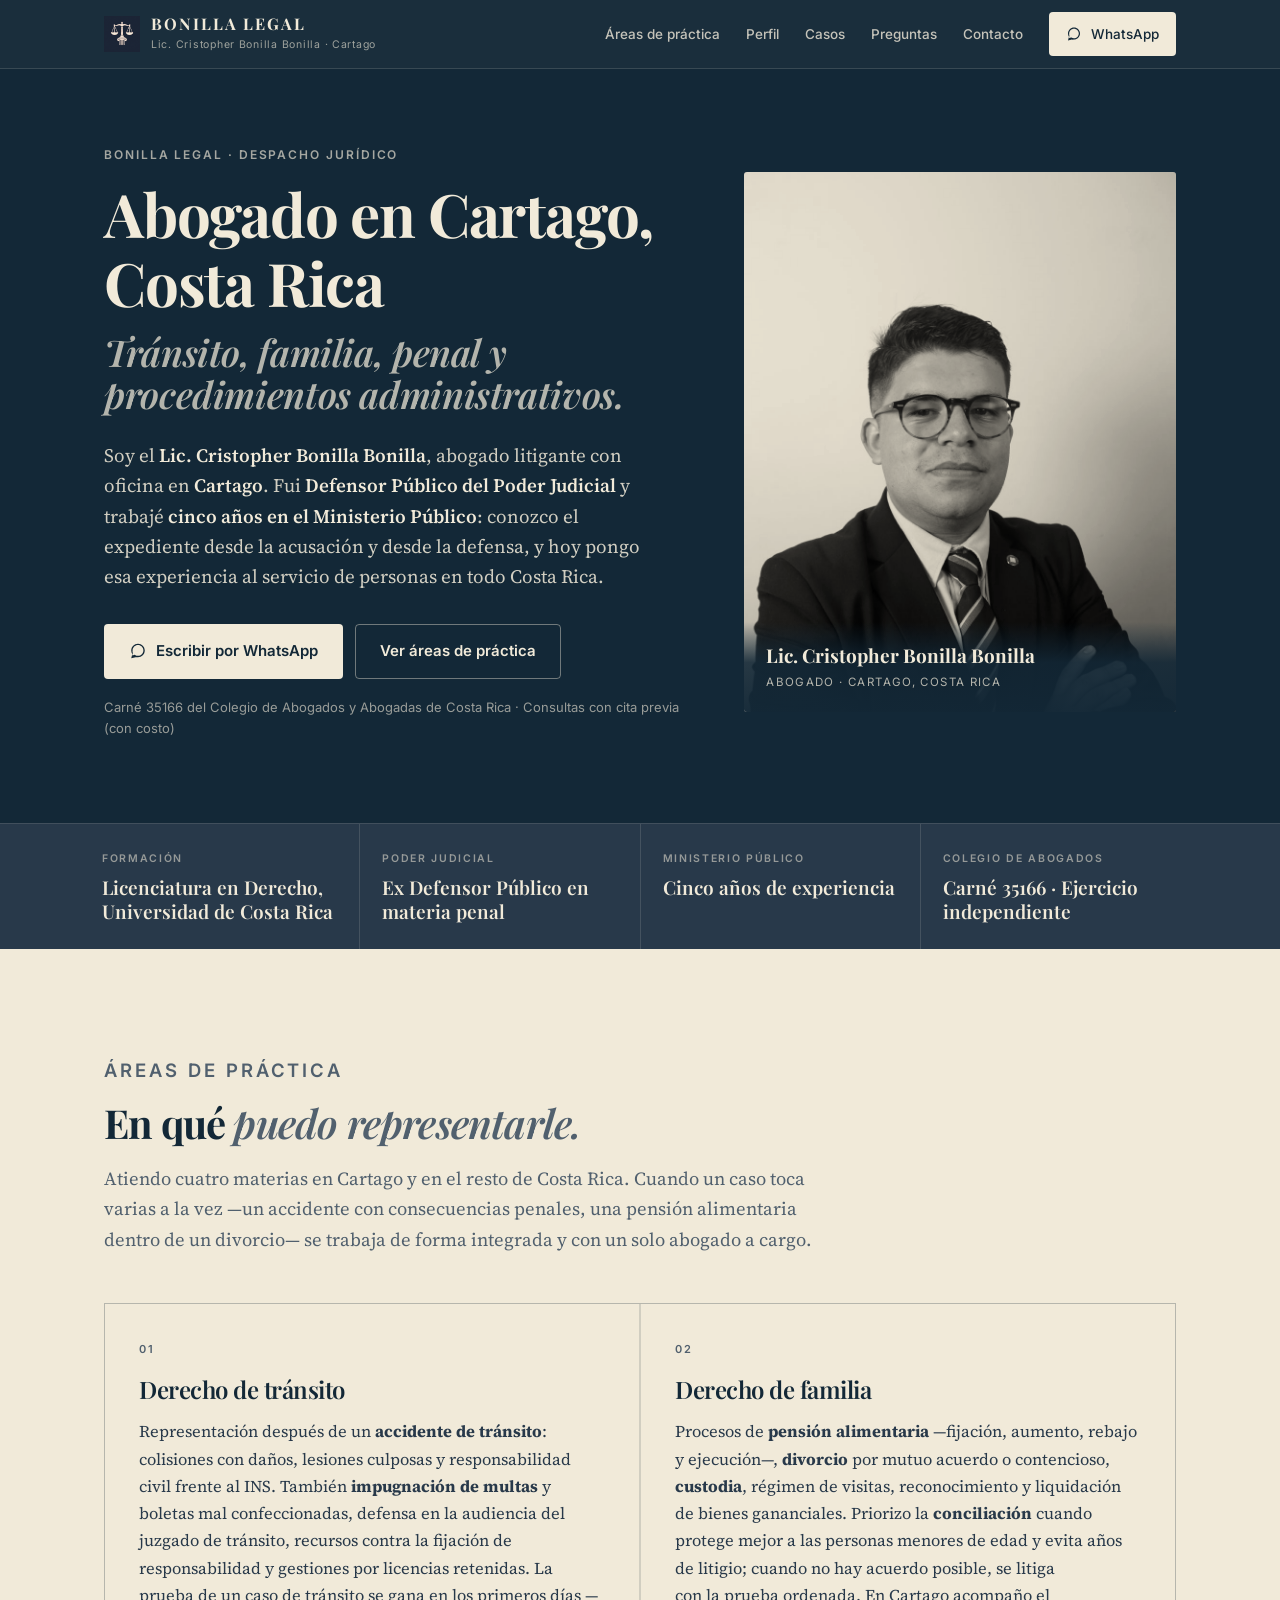
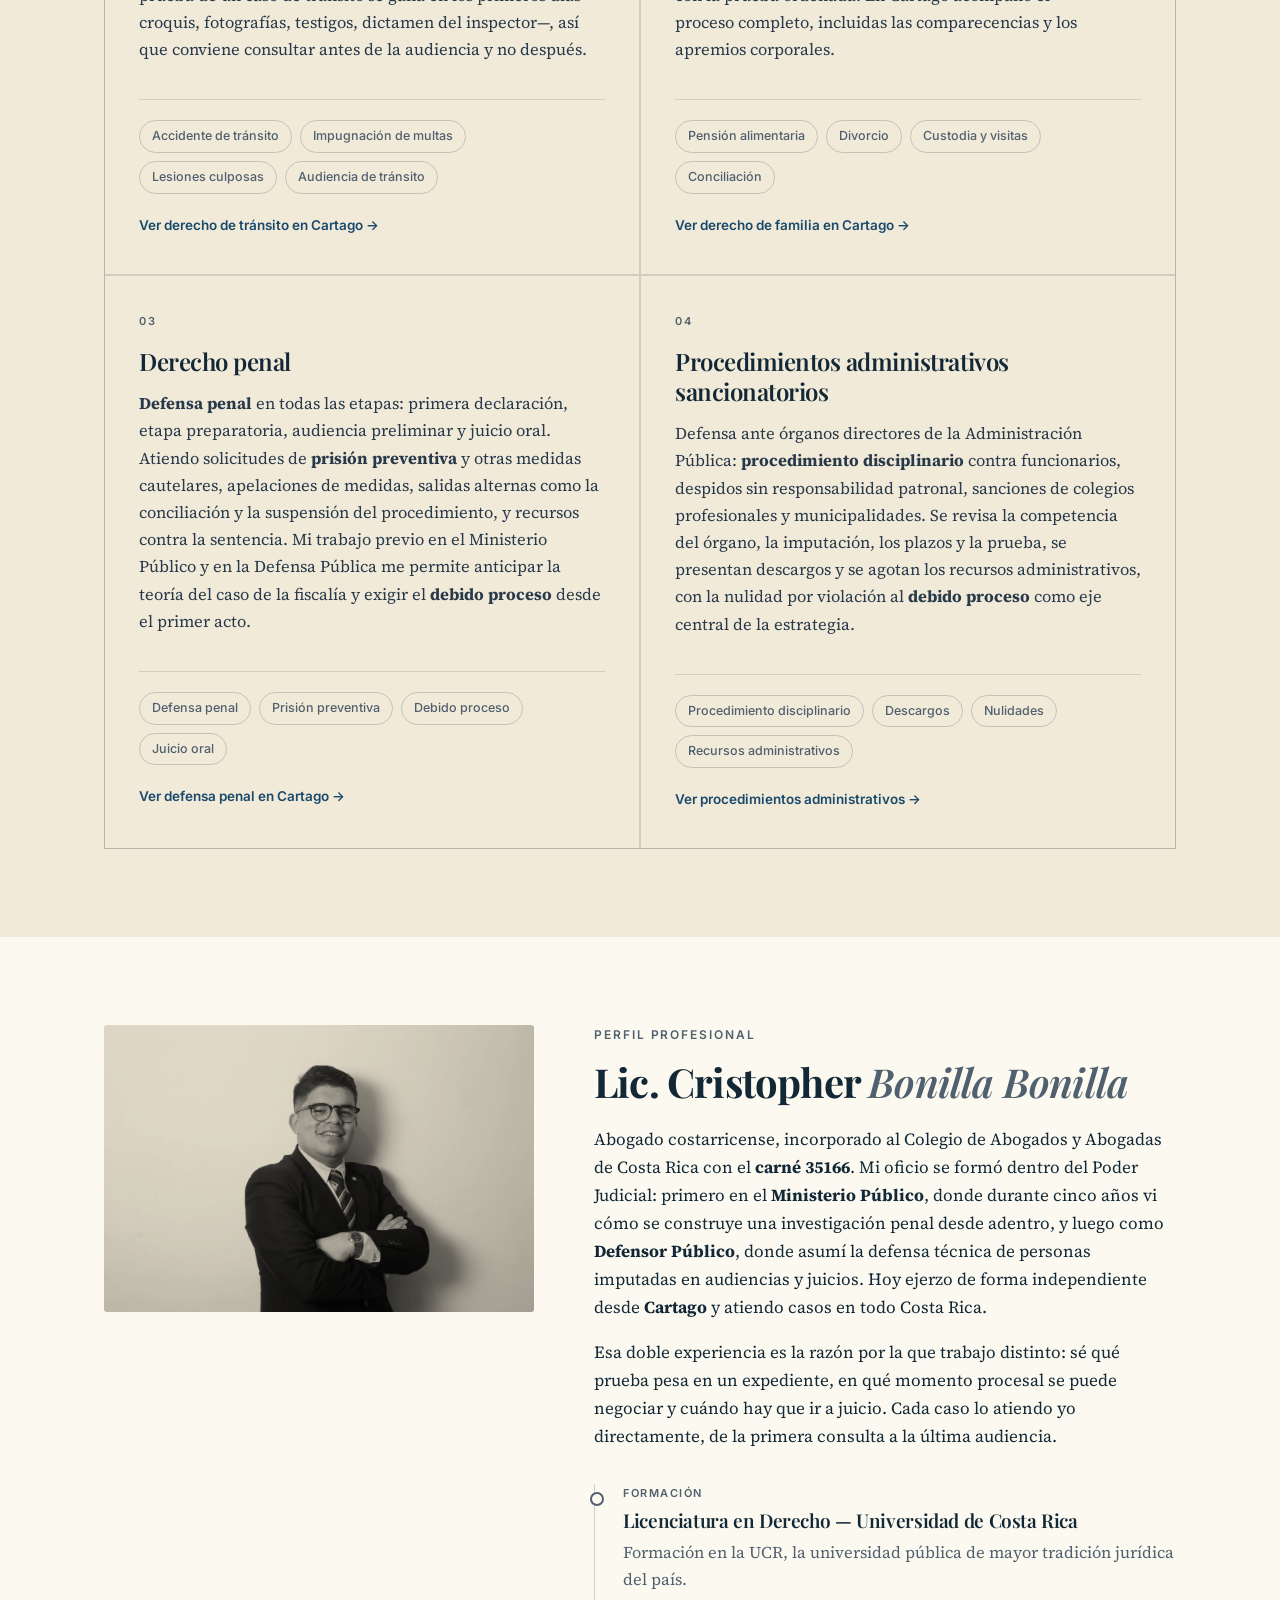
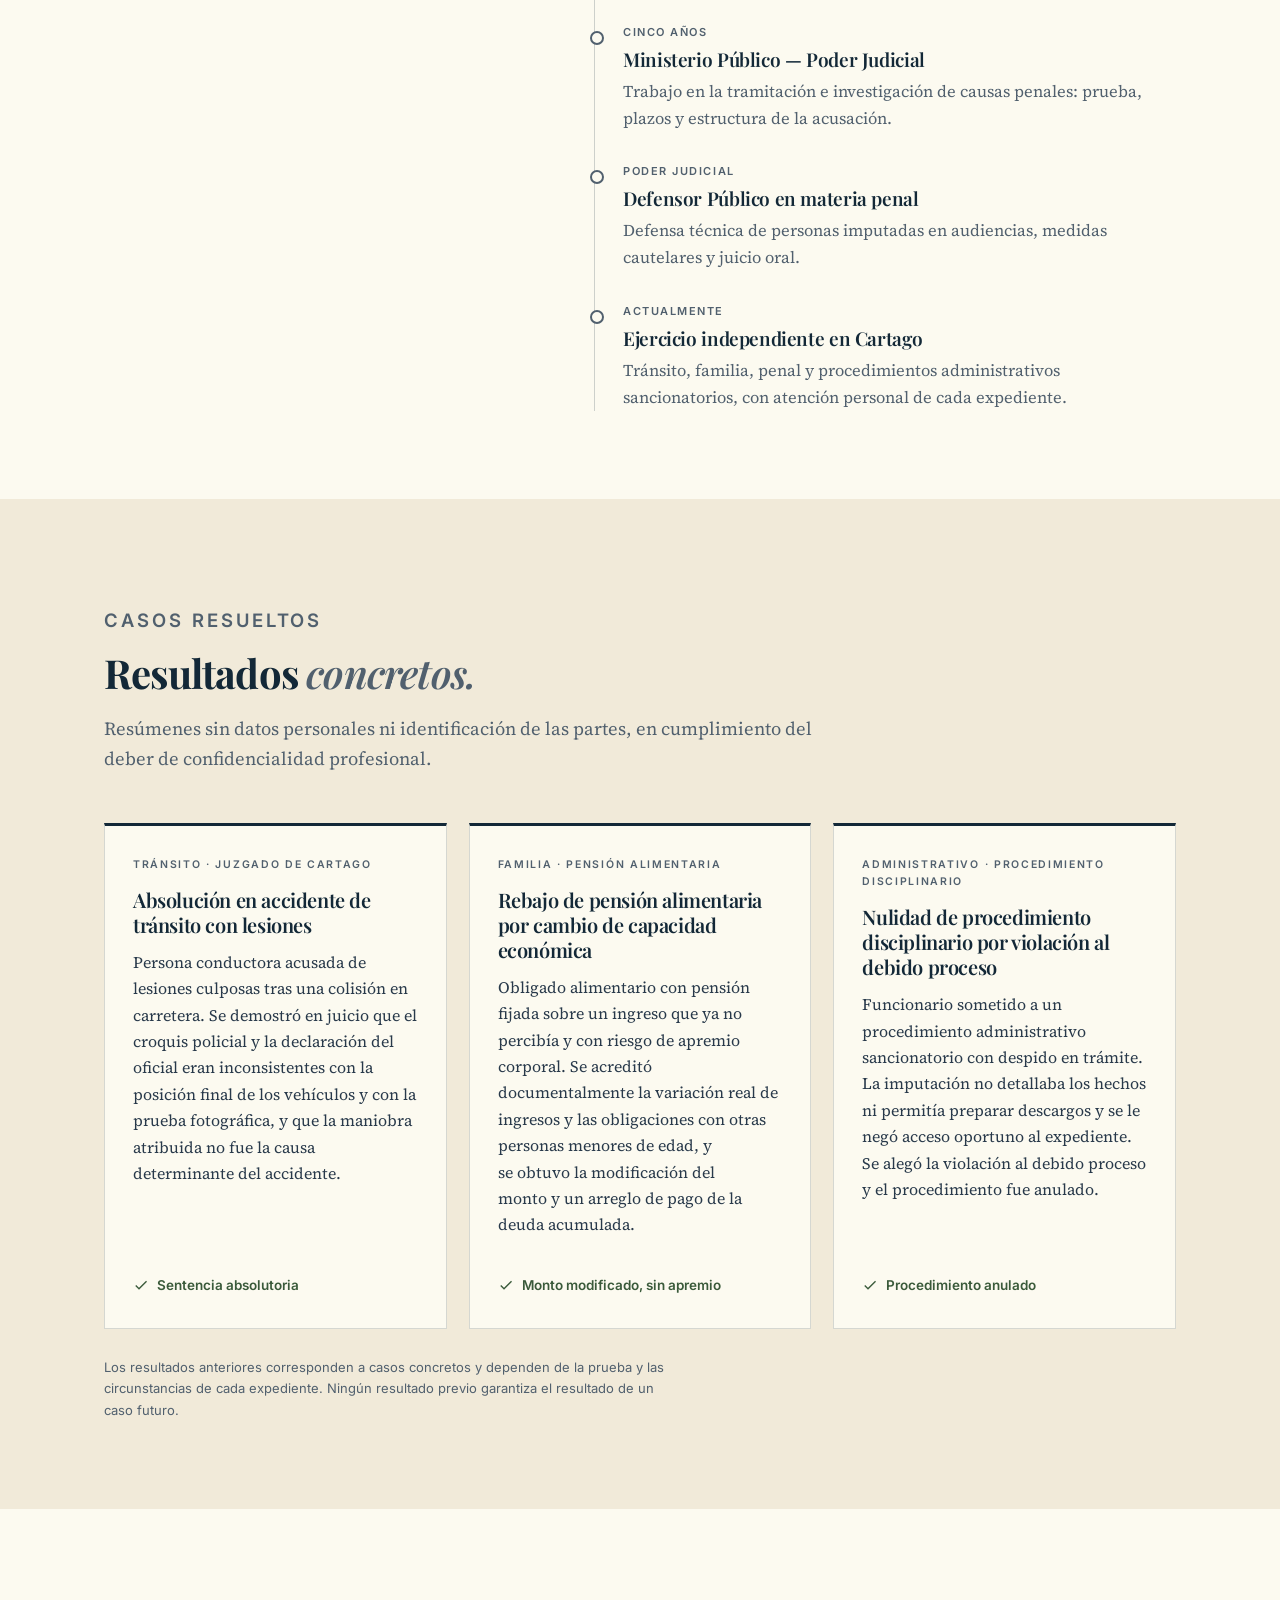
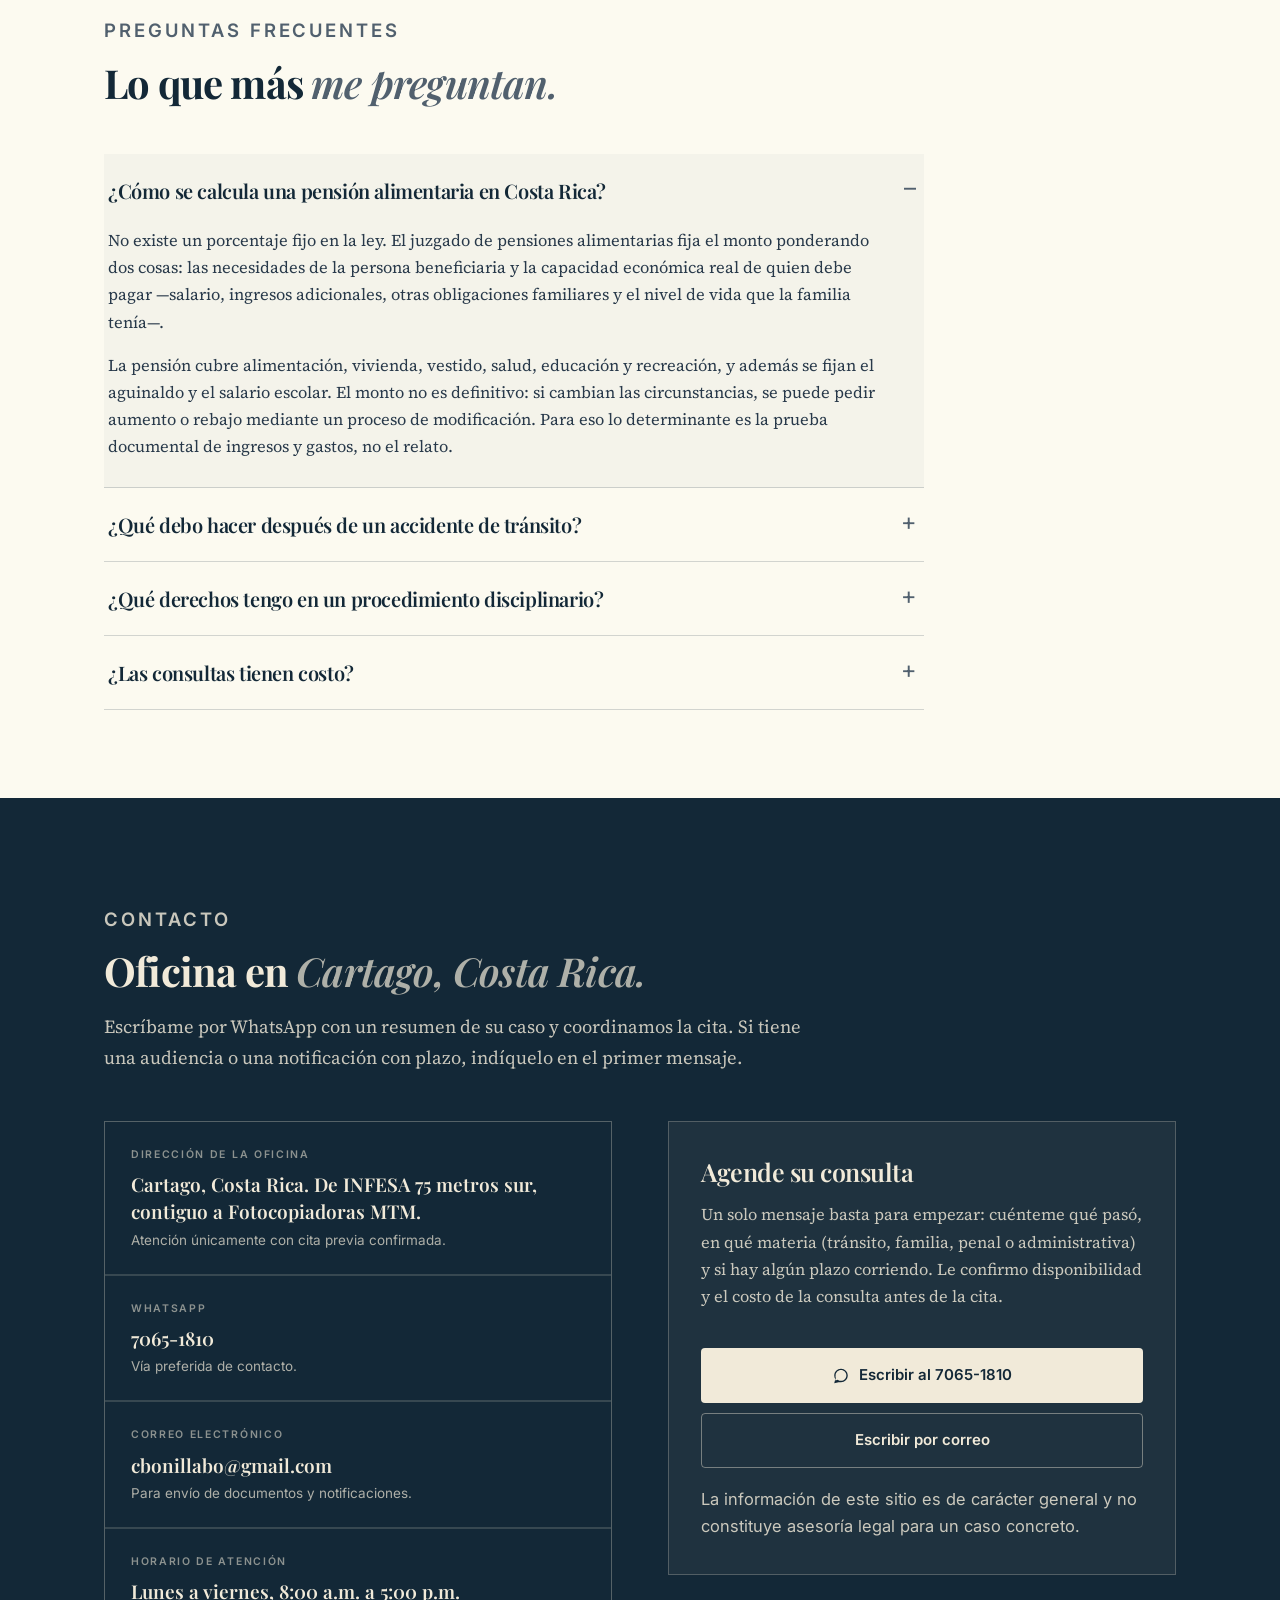
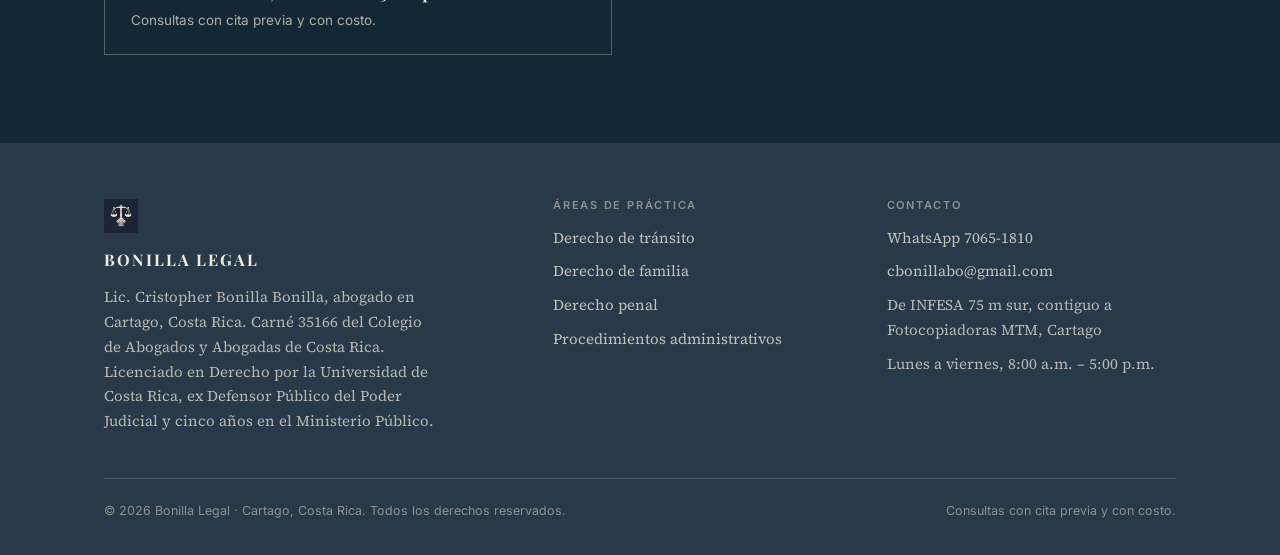
<file: index.html>
<!DOCTYPE html>
<html lang="es-CR">
<head>
<meta charset="UTF-8">
<meta name="viewport" content="width=device-width,initial-scale=1">
<title>Abogado en Cartago, Costa Rica | Bonilla Legal — Tránsito, Familia y Penal</title>
<meta name="description" content="Abogado en Cartago, Costa Rica: tránsito, familia, penal y procedimientos administrativos. Ex Defensor Público. Consultas con cita previa · WhatsApp 7065-1810.">
<meta name="keywords" content="abogado en Cartago, abogado Costa Rica, pensión alimentaria, divorcio, custodia, accidente de tránsito, impugnación de multas, defensa penal, procedimiento disciplinario">
<meta name="author" content="Lic. Cristopher Bonilla Bonilla">
<meta name="robots" content="index,follow,max-image-preview:large">
<meta name="geo.region" content="CR-C">
<meta name="geo.placename" content="Cartago, Costa Rica">
<link rel="canonical" href="https://bonillalegal.site/">
<meta property="og:type" content="website">
<meta property="og:locale" content="es_CR">
<meta property="og:site_name" content="Bonilla Legal">
<meta property="og:title" content="Abogado en Cartago, Costa Rica | Bonilla Legal">
<meta property="og:description" content="Derecho de tránsito, familia, penal y procedimientos administrativos sancionatorios. Ex Defensor Público del Poder Judicial. Consultas con cita previa en Cartago.">
<meta property="og:url" content="https://bonillalegal.site/">
<meta property="og:image" content="https://bonillalegal.site/og-image.png">
<meta property="og:image:width" content="1200">
<meta property="og:image:height" content="630">
<meta property="og:image:type" content="image/png">
<meta property="og:image:alt" content="Bonilla Legal — Abogado en Cartago, Costa Rica. Lic. Cristopher Bonilla Bonilla.">
<meta name="twitter:card" content="summary_large_image">
<meta name="twitter:title" content="Abogado en Cartago, Costa Rica | Bonilla Legal">
<meta name="twitter:description" content="Tránsito, familia, penal y procedimientos administrativos sancionatorios. Cartago, Costa Rica. WhatsApp 7065-1810.">
<meta name="twitter:image" content="https://bonillalegal.site/og-image.png">
<meta name="theme-color" content="#132837">
<link rel="icon" href="assets/favicon.png">
<link rel="apple-touch-icon" href="assets/favicon.png">
<link rel="preconnect" href="https://fonts.googleapis.com">
<link rel="preconnect" href="https://fonts.gstatic.com" crossorigin>
<link rel="stylesheet" href="https://fonts.googleapis.com/css2?family=Playfair+Display:wght@600;700;800&family=Source+Serif+4:ital,wght@0,400;0,600;1,400&family=Inter:wght@400;500;600&display=swap">
<link rel="stylesheet" href="assets/styles.css">
<script type="application/ld+json">
{"@context":"https://schema.org","@graph":[
{"@type":["LegalService","Attorney"],"@id":"https://bonillalegal.site/#despacho","name":"Bonilla Legal","alternateName":"Bonilla Legal — Lic. Cristopher Bonilla Bonilla","description":"Despacho jurídico en Cartago, Costa Rica. Derecho de tránsito, derecho de familia, derecho penal y procedimientos administrativos sancionatorios.","url":"https://bonillalegal.site/","image":"https://bonillalegal.site/og-image.png","telephone":"+506-7065-1810","email":"cbonillabo@gmail.com","priceRange":"Consulta con cita previa (con costo)","currenciesAccepted":"CRC","address":{"@type":"PostalAddress","streetAddress":"De INFESA 75 metros sur, contiguo a Fotocopiadoras MTM","addressLocality":"Cartago","addressRegion":"Provincia de Cartago","addressCountry":"CR"},"areaServed":[{"@type":"City","name":"Cartago"},{"@type":"AdministrativeArea","name":"Provincia de Cartago"},{"@type":"Country","name":"Costa Rica"}],"openingHoursSpecification":[{"@type":"OpeningHoursSpecification","dayOfWeek":["Monday","Tuesday","Wednesday","Thursday","Friday"],"opens":"08:00","closes":"17:00"}],"founder":{"@id":"https://bonillalegal.site/#abogado"},"employee":{"@id":"https://bonillalegal.site/#abogado"},"knowsLanguage":"es",
"hasOfferCatalog":{"@type":"OfferCatalog","name":"Áreas de práctica","itemListElement":[
{"@type":"Offer","itemOffered":{"@type":"Service","name":"Derecho de tránsito","description":"Defensa en accidentes de tránsito, impugnación de multas y audiencias en juzgados de tránsito en Cartago y todo Costa Rica.","url":"https://bonillalegal.site/transito/"}},
{"@type":"Offer","itemOffered":{"@type":"Service","name":"Derecho de familia","description":"Pensión alimentaria, divorcio, custodia, régimen de visitas y conciliación.","url":"https://bonillalegal.site/familia/"}},
{"@type":"Offer","itemOffered":{"@type":"Service","name":"Derecho penal","description":"Defensa penal, medidas cautelares y prisión preventiva, debido proceso y juicio oral.","url":"https://bonillalegal.site/penal/"}},
{"@type":"Offer","itemOffered":{"@type":"Service","name":"Procedimientos administrativos sancionatorios","description":"Procedimiento disciplinario, descargos y defensa del debido proceso ante la Administración Pública.","url":"https://bonillalegal.site/administrativo/"}}]}},
{"@type":"Person","@id":"https://bonillalegal.site/#abogado","name":"Cristopher Bonilla Bonilla","honorificPrefix":"Lic.","jobTitle":"Abogado","description":"Licenciado en Derecho por la Universidad de Costa Rica, ex Defensor Público del Poder Judicial y cinco años de experiencia en el Ministerio Público. Ejercicio independiente en Cartago, Costa Rica.","identifier":{"@type":"PropertyValue","name":"Carné del Colegio de Abogados y Abogadas de Costa Rica","value":"35166"},"alumniOf":{"@type":"CollegeOrUniversity","name":"Universidad de Costa Rica"},"memberOf":{"@type":"Organization","name":"Colegio de Abogados y Abogadas de Costa Rica"},"knowsAbout":["Derecho de tránsito","Derecho de familia","Pensión alimentaria","Derecho penal","Procedimientos administrativos sancionatorios"],"telephone":"+506-7065-1810","email":"cbonillabo@gmail.com","worksFor":{"@id":"https://bonillalegal.site/#despacho"},"workLocation":{"@type":"Place","address":{"@type":"PostalAddress","addressLocality":"Cartago","addressCountry":"CR"}}},
{"@type":"WebSite","@id":"https://bonillalegal.site/#web","url":"https://bonillalegal.site/","name":"Bonilla Legal — Abogado en Cartago, Costa Rica","inLanguage":"es-CR","publisher":{"@id":"https://bonillalegal.site/#despacho"}},
{"@type":"FAQPage","@id":"https://bonillalegal.site/#faq","mainEntity":[
{"@type":"Question","name":"¿Cómo se calcula una pensión alimentaria en Costa Rica?","acceptedAnswer":{"@type":"Answer","text":"No existe un porcentaje fijo en la ley. El juzgado de pensiones alimentarias fija el monto según las necesidades de la persona beneficiaria y la capacidad económica de quien debe pagar, tomando en cuenta salario, otras obligaciones familiares y el nivel de vida previo. El monto incluye alimentación, vivienda, vestido, salud, educación y recreación, más aguinaldo y salario escolar. La pensión se puede aumentar o disminuir después mediante un proceso de modificación si cambian las circunstancias."}},
{"@type":"Question","name":"¿Qué debo hacer después de un accidente de tránsito?","acceptedAnswer":{"@type":"Answer","text":"No mueva los vehículos si hay personas lesionadas, llame al 911 y espere al oficial de tránsito y al inspector del INS. Tome fotografías de la posición de los vehículos, las placas, los daños y la señalización, y anote los datos de testigos. No firme documentos que no entienda ni acepte responsabilidad en el sitio. Revise la boleta antes de firmarla: la parte que le imputan queda consignada ahí. Consulte con un abogado antes de la audiencia en el juzgado de tránsito, porque la prueba se prepara desde el primer día."}},
{"@type":"Question","name":"¿Qué derechos tengo en un procedimiento disciplinario?","acceptedAnswer":{"@type":"Answer","text":"Le amparan las garantías del debido proceso: que se le notifique por escrito y con claridad la falta que se le atribuye, acceso completo al expediente, plazo razonable para presentar descargos, derecho a ofrecer y repreguntar prueba, derecho a asistencia legal, resolución motivada y posibilidad de recurrir. Un procedimiento administrativo sancionatorio que omite alguna de estas garantías puede ser anulado, por eso conviene intervenir desde la notificación inicial y no cuando ya hay sanción."}},
{"@type":"Question","name":"¿Las consultas tienen costo?","acceptedAnswer":{"@type":"Answer","text":"Sí. Las consultas son con cita previa y tienen costo. En la consulta se revisa la documentación del caso, se explica el escenario procesal y los plazos aplicables, y se entrega un presupuesto por escrito antes de asumir cualquier gestión. Puede coordinar la cita por WhatsApp al 7065-1810."}}]}
]}
</script>
</head>
<body>
<a class="skip" href="#areas">Saltar al contenido</a>

<header class="hdr">
  <div class="wrap hdr-in">
    <a class="brand" href="./"><img src="assets/emblema.png" alt="Emblema de Bonilla Legal" width="36" height="36"><span><b>BONILLA LEGAL</b><small>Lic. Cristopher Bonilla Bonilla · Cartago</small></span></a>
    <input class="menu-tgl" type="checkbox" id="menu" hidden>
    <label class="burger" for="menu" aria-label="Abrir menú"><span></span><span></span><span></span></label>
    <nav class="nav" aria-label="Navegación principal">
      <a href="#areas">Áreas de práctica</a>
      <a href="#perfil">Perfil</a>
      <a href="#casos">Casos</a>
      <a href="#preguntas">Preguntas</a>
      <a href="#contacto">Contacto</a>
      <a class="btn btn-wa btn-sm desk" href="https://wa.me/50670651810?text=Hola%2C%20Lic.%20Bonilla.%20Quisiera%20agendar%20una%20consulta%20legal." rel="noopener"><svg viewBox="0 0 32 32" aria-hidden="true"><path d="M16 3C9.373 3 4 8.373 4 15c0 2.378.694 4.59 1.886 6.452L4 29l7.737-1.857A11.946 11.946 0 0 0 16 27c6.627 0 12-5.373 12-12S22.628 3 16 3Zm0 21.6c-1.93 0-3.731-.557-5.255-1.518l-.376-.236-4.591 1.103 1.122-4.475-.244-.388A9.55 9.55 0 0 1 6.4 15c0-5.293 4.307-9.6 9.6-9.6S25.6 9.707 25.6 15s-4.306 9.6-9.6 9.6Z"/></svg>WhatsApp</a>
    </nav>
  </div>
</header>

<section class="hero" id="top">
  <div class="wrap hero-in">
    <div>
      <p class="eyebrow on-dark">Bonilla Legal · Despacho jurídico</p>
      <h1>Abogado en Cartago, Costa Rica</h1>
      <p class="hero-sub">Tránsito, familia, penal y procedimientos administrativos.</p>
      <p class="lede">Soy el <strong>Lic. Cristopher Bonilla Bonilla</strong>, abogado litigante con oficina en <strong>Cartago</strong>. Fui <strong>Defensor Público del Poder Judicial</strong> y trabajé <strong>cinco años en el Ministerio Público</strong>: conozco el expediente desde la acusación y desde la defensa, y hoy pongo esa experiencia al servicio de personas en todo Costa Rica.</p>
      <div class="hero-cta">
        <a class="btn btn-wa" href="https://wa.me/50670651810?text=Hola%2C%20Lic.%20Bonilla.%20Quisiera%20agendar%20una%20consulta%20legal." rel="noopener"><svg viewBox="0 0 32 32" aria-hidden="true"><path d="M16 3C9.373 3 4 8.373 4 15c0 2.378.694 4.59 1.886 6.452L4 29l7.737-1.857A11.946 11.946 0 0 0 16 27c6.627 0 12-5.373 12-12S22.628 3 16 3Zm0 21.6c-1.93 0-3.731-.557-5.255-1.518l-.376-.236-4.591 1.103 1.122-4.475-.244-.388A9.55 9.55 0 0 1 6.4 15c0-5.293 4.307-9.6 9.6-9.6S25.6 9.707 25.6 15s-4.306 9.6-9.6 9.6Z"/></svg>Escribir por WhatsApp</a>
        <a class="btn btn-ghost" href="#areas">Ver áreas de práctica</a>
      </div>
      <p class="hero-note">Carné 35166 del Colegio de Abogados y Abogadas de Costa Rica · Consultas con cita previa (con costo)</p>
    </div>
    <figure class="portrait" style="margin:0">
      <img src="assets/retrato-01.jpg" alt="Lic. Cristopher Bonilla Bonilla, abogado en Cartago, Costa Rica" width="800" height="1000">
      <figcaption><div class="nm">Lic. Cristopher Bonilla Bonilla</div><div class="rl">Abogado · Cartago, Costa Rica</div></figcaption>
    </figure>
  </div>
</section>

<div class="creds">
  <div class="wrap" style="padding:0">
    <div class="creds-grid">
      <div class="cred"><div class="k">Formación</div><div class="v">Licenciatura en Derecho, Universidad de Costa Rica</div></div>
      <div class="cred"><div class="k">Poder Judicial</div><div class="v">Ex Defensor Público en materia penal</div></div>
      <div class="cred"><div class="k">Ministerio Público</div><div class="v">Cinco años de experiencia</div></div>
      <div class="cred"><div class="k">Colegio de Abogados</div><div class="v">Carné 35166 · Ejercicio independiente</div></div>
    </div>
  </div>
</div>

<main>
<section class="sec" id="areas">
  <div class="wrap">
    <div class="sec-head">
      <p class="eyebrow">Áreas de práctica</p>
      <h2>En qué <em>puedo representarle.</em></h2>
      <p>Atiendo cuatro materias en Cartago y en el resto de Costa Rica. Cuando un caso toca varias a la vez —un accidente con consecuencias penales, una pensión alimentaria dentro de un divorcio— se trabaja de forma integrada y con un solo abogado a cargo.</p>
    </div>
    <div class="areas">
      <article class="area">
        <div class="num">01</div>
        <h3><a href="transito/">Derecho de tránsito</a></h3>
        <p>Representación después de un <strong>accidente de tránsito</strong>: colisiones con daños, lesiones culposas y responsabilidad civil frente al INS. También <strong>impugnación de multas</strong> y boletas mal confeccionadas, defensa en la audiencia del juzgado de tránsito, recursos contra la fijación de responsabilidad y gestiones por licencias retenidas. La prueba de un caso de tránsito se gana en los primeros días —croquis, fotografías, testigos, dictamen del inspector—, así que conviene consultar antes de la audiencia y no después.</p>
        <ul><li>Accidente de tránsito</li><li>Impugnación de multas</li><li>Lesiones culposas</li><li>Audiencia de tránsito</li></ul>
        <p class="more"><a href="transito/">Ver derecho de tránsito en Cartago →</a></p>
      </article>
      <article class="area">
        <div class="num">02</div>
        <h3><a href="familia/">Derecho de familia</a></h3>
        <p>Procesos de <strong>pensión alimentaria</strong> —fijación, aumento, rebajo y ejecución—, <strong>divorcio</strong> por mutuo acuerdo o contencioso, <strong>custodia</strong>, régimen de visitas, reconocimiento y liquidación de bienes gananciales. Priorizo la <strong>conciliación</strong> cuando protege mejor a las personas menores de edad y evita años de litigio; cuando no hay acuerdo posible, se litiga con la prueba ordenada. En Cartago acompaño el proceso completo, incluidas las comparecencias y los apremios corporales.</p>
        <ul><li>Pensión alimentaria</li><li>Divorcio</li><li>Custodia y visitas</li><li>Conciliación</li></ul>
        <p class="more"><a href="familia/">Ver derecho de familia en Cartago →</a></p>
      </article>
      <article class="area">
        <div class="num">03</div>
        <h3><a href="penal/">Derecho penal</a></h3>
        <p><strong>Defensa penal</strong> en todas las etapas: primera declaración, etapa preparatoria, audiencia preliminar y juicio oral. Atiendo solicitudes de <strong>prisión preventiva</strong> y otras medidas cautelares, apelaciones de medidas, salidas alternas como la conciliación y la suspensión del procedimiento, y recursos contra la sentencia. Mi trabajo previo en el Ministerio Público y en la Defensa Pública me permite anticipar la teoría del caso de la fiscalía y exigir el <strong>debido proceso</strong> desde el primer acto.</p>
        <ul><li>Defensa penal</li><li>Prisión preventiva</li><li>Debido proceso</li><li>Juicio oral</li></ul>
        <p class="more"><a href="penal/">Ver defensa penal en Cartago →</a></p>
      </article>
      <article class="area">
        <div class="num">04</div>
        <h3><a href="administrativo/">Procedimientos administrativos sancionatorios</a></h3>
        <p>Defensa ante órganos directores de la Administración Pública: <strong>procedimiento disciplinario</strong> contra funcionarios, despidos sin responsabilidad patronal, sanciones de colegios profesionales y municipalidades. Se revisa la competencia del órgano, la imputación, los plazos y la prueba, se presentan descargos y se agotan los recursos administrativos, con la nulidad por violación al <strong>debido proceso</strong> como eje central de la estrategia.</p>
        <ul><li>Procedimiento disciplinario</li><li>Descargos</li><li>Nulidades</li><li>Recursos administrativos</li></ul>
        <p class="more"><a href="administrativo/">Ver procedimientos administrativos →</a></p>
      </article>
    </div>
  </div>
</section>

<section class="sec sec-cream" id="perfil">
  <div class="wrap prof">
    <div class="prof-photo"><img src="assets/retrato-03.jpg" alt="Perfil profesional del Lic. Cristopher Bonilla Bonilla, abogado en Cartago" width="700" height="875"></div>
    <div class="prof-body">
      <p class="eyebrow">Perfil profesional</p>
      <div class="sec-head" style="margin-bottom:20px"><h2>Lic. Cristopher <em>Bonilla Bonilla</em></h2></div>
      <p>Abogado costarricense, incorporado al Colegio de Abogados y Abogadas de Costa Rica con el <strong>carné 35166</strong>. Mi oficio se formó dentro del Poder Judicial: primero en el <strong>Ministerio Público</strong>, donde durante cinco años vi cómo se construye una investigación penal desde adentro, y luego como <strong>Defensor Público</strong>, donde asumí la defensa técnica de personas imputadas en audiencias y juicios. Hoy ejerzo de forma independiente desde <strong>Cartago</strong> y atiendo casos en todo Costa Rica.</p>
      <p>Esa doble experiencia es la razón por la que trabajo distinto: sé qué prueba pesa en un expediente, en qué momento procesal se puede negociar y cuándo hay que ir a juicio. Cada caso lo atiendo yo directamente, de la primera consulta a la última audiencia.</p>
      <ol class="track">
        <li><div class="yr">Formación</div><h3>Licenciatura en Derecho — Universidad de Costa Rica</h3><p>Formación en la UCR, la universidad pública de mayor tradición jurídica del país.</p></li>
        <li><div class="yr">Cinco años</div><h3>Ministerio Público — Poder Judicial</h3><p>Trabajo en la tramitación e investigación de causas penales: prueba, plazos y estructura de la acusación.</p></li>
        <li><div class="yr">Poder Judicial</div><h3>Defensor Público en materia penal</h3><p>Defensa técnica de personas imputadas en audiencias, medidas cautelares y juicio oral.</p></li>
        <li><div class="yr">Actualmente</div><h3>Ejercicio independiente en Cartago</h3><p>Tránsito, familia, penal y procedimientos administrativos sancionatorios, con atención personal de cada expediente.</p></li>
      </ol>
    </div>
  </div>
</section>

<section class="sec" id="casos">
  <div class="wrap">
    <div class="sec-head">
      <p class="eyebrow">Casos resueltos</p>
      <h2>Resultados <em>concretos.</em></h2>
      <p>Resúmenes sin datos personales ni identificación de las partes, en cumplimiento del deber de confidencialidad profesional.</p>
    </div>
    <div class="cases">
      <article class="case">
        <div class="tag">Tránsito · Juzgado de Cartago</div>
        <h3>Absolución en accidente de tránsito con lesiones</h3>
        <p>Persona conductora acusada de lesiones culposas tras una colisión en carretera. Se demostró en juicio que el croquis policial y la declaración del oficial eran inconsistentes con la posición final de los vehículos y con la prueba fotográfica, y que la maniobra atribuida no fue la causa determinante del accidente.</p>
        <div class="out"><svg viewBox="0 0 24 24" aria-hidden="true"><path d="M9 16.2 4.8 12l-1.4 1.4L9 19 21 7l-1.4-1.4z"/></svg>Sentencia absolutoria</div>
      </article>
      <article class="case">
        <div class="tag">Familia · Pensión alimentaria</div>
        <h3>Rebajo de pensión alimentaria por cambio de capacidad económica</h3>
        <p>Obligado alimentario con pensión fijada sobre un ingreso que ya no percibía y con riesgo de apremio corporal. Se acreditó documentalmente la variación real de ingresos y las obligaciones con otras personas menores de edad, y se obtuvo la modificación del monto y un arreglo de pago de la deuda acumulada.</p>
        <div class="out"><svg viewBox="0 0 24 24" aria-hidden="true"><path d="M9 16.2 4.8 12l-1.4 1.4L9 19 21 7l-1.4-1.4z"/></svg>Monto modificado, sin apremio</div>
      </article>
      <article class="case">
        <div class="tag">Administrativo · Procedimiento disciplinario</div>
        <h3>Nulidad de procedimiento disciplinario por violación al debido proceso</h3>
        <p>Funcionario sometido a un procedimiento administrativo sancionatorio con despido en trámite. La imputación no detallaba los hechos ni permitía preparar descargos y se le negó acceso oportuno al expediente. Se alegó la violación al debido proceso y el procedimiento fue anulado.</p>
        <div class="out"><svg viewBox="0 0 24 24" aria-hidden="true"><path d="M9 16.2 4.8 12l-1.4 1.4L9 19 21 7l-1.4-1.4z"/></svg>Procedimiento anulado</div>
      </article>
    </div>
    <p class="disc">Los resultados anteriores corresponden a casos concretos y dependen de la prueba y las circunstancias de cada expediente. Ningún resultado previo garantiza el resultado de un caso futuro.</p>
  </div>
</section>

<section class="sec sec-cream" id="preguntas">
  <div class="wrap">
    <div class="sec-head">
      <p class="eyebrow">Preguntas frecuentes</p>
      <h2>Lo que más <em>me preguntan.</em></h2>
    </div>
    <div class="faq">
      <details open>
        <summary><h3>¿Cómo se calcula una pensión alimentaria en Costa Rica?</h3></summary>
        <div class="ans">
          <p>No existe un porcentaje fijo en la ley. El juzgado de pensiones alimentarias fija el monto ponderando dos cosas: las necesidades de la persona beneficiaria y la capacidad económica real de quien debe pagar —salario, ingresos adicionales, otras obligaciones familiares y el nivel de vida que la familia tenía—.</p>
          <p>La pensión cubre alimentación, vivienda, vestido, salud, educación y recreación, y además se fijan el aguinaldo y el salario escolar. El monto no es definitivo: si cambian las circunstancias, se puede pedir aumento o rebajo mediante un proceso de modificación. Para eso lo determinante es la prueba documental de ingresos y gastos, no el relato.</p>
        </div>
      </details>
      <details>
        <summary><h3>¿Qué debo hacer después de un accidente de tránsito?</h3></summary>
        <div class="ans">
          <p>Si hay personas lesionadas, no mueva los vehículos: llame al 911 y espere al oficial de tránsito y al inspector del INS. Documente todo antes de que el sitio se altere —posición de los vehículos, placas, daños, señalización, condición del pavimento— y anote nombre y teléfono de los testigos.</p>
          <p>No acepte responsabilidad en el sitio ni firme documentos que no entienda. Lea la boleta antes de firmar: lo que se le imputa queda consignado ahí y es la base de la audiencia. Consulte con un abogado antes de esa audiencia en el juzgado de tránsito, porque la estrategia y la prueba se preparan desde el primer día.</p>
        </div>
      </details>
      <details>
        <summary><h3>¿Qué derechos tengo en un procedimiento disciplinario?</h3></summary>
        <div class="ans">
          <p>Le amparan las garantías del debido proceso: notificación escrita y clara de la falta que se le atribuye, acceso completo al expediente, plazo razonable para presentar descargos, derecho a ofrecer prueba y repreguntar a los testigos, derecho a asistencia legal, resolución motivada y posibilidad de recurrir.</p>
          <p>Un procedimiento administrativo sancionatorio que omite cualquiera de esas garantías es susceptible de nulidad. Por eso conviene intervenir desde la notificación inicial —cuando todavía se pueden ofrecer descargos y prueba— y no cuando la sanción ya está firme.</p>
        </div>
      </details>
      <details>
        <summary><h3>¿Las consultas tienen costo?</h3></summary>
        <div class="ans">
          <p>Sí. Las consultas son con cita previa y tienen costo. En la cita se revisa la documentación del caso, se explica el escenario procesal y los plazos que corren, y se entrega un presupuesto por escrito antes de asumir cualquier gestión: usted sabe qué se va a hacer y cuánto cuesta antes de comprometerse.</p>
          <p>Para agendar, escriba por WhatsApp al <a href="https://wa.me/50670651810?text=Hola%2C%20Lic.%20Bonilla.%20Quisiera%20agendar%20una%20consulta%20legal." rel="noopener">7065-1810</a> con un resumen breve de su situación y la fecha de cualquier notificación o audiencia pendiente.</p>
        </div>
      </details>
    </div>
  </div>
</section>

<section class="sec sec-navy" id="contacto">
  <div class="wrap">
    <div class="sec-head">
      <p class="eyebrow on-dark">Contacto</p>
      <h2>Oficina en <em>Cartago, Costa Rica.</em></h2>
      <p>Escríbame por WhatsApp con un resumen de su caso y coordinamos la cita. Si tiene una audiencia o una notificación con plazo, indíquelo en el primer mensaje.</p>
    </div>
    <div class="ct">
      <ul class="ct-list">
        <li><div class="k">Dirección de la oficina</div><div class="v">Cartago, Costa Rica. De INFESA 75 metros sur, contiguo a Fotocopiadoras MTM.<small>Atención únicamente con cita previa confirmada.</small></div></li>
        <li><div class="k">WhatsApp</div><div class="v"><a href="https://wa.me/50670651810?text=Hola%2C%20Lic.%20Bonilla.%20Quisiera%20agendar%20una%20consulta%20legal." rel="noopener">7065-1810</a><small>Vía preferida de contacto.</small></div></li>
        <li><div class="k">Correo electrónico</div><div class="v"><a href="mailto:cbonillabo@gmail.com">cbonillabo@gmail.com</a><small>Para envío de documentos y notificaciones.</small></div></li>
        <li><div class="k">Horario de atención</div><div class="v">Lunes a viernes, 8:00 a.m. a 5:00 p.m.<small>Consultas con cita previa y con costo.</small></div></li>
      </ul>
      <div class="ct-cta">
        <h3>Agende su consulta</h3>
        <p>Un solo mensaje basta para empezar: cuénteme qué pasó, en qué materia (tránsito, familia, penal o administrativa) y si hay algún plazo corriendo. Le confirmo disponibilidad y el costo de la consulta antes de la cita.</p>
        <a class="btn btn-wa" href="https://wa.me/50670651810?text=Hola%2C%20Lic.%20Bonilla.%20Quisiera%20agendar%20una%20consulta%20legal.%20Mi%20caso%20es%20de%3A" rel="noopener"><svg viewBox="0 0 32 32" aria-hidden="true"><path d="M16 3C9.373 3 4 8.373 4 15c0 2.378.694 4.59 1.886 6.452L4 29l7.737-1.857A11.946 11.946 0 0 0 16 27c6.627 0 12-5.373 12-12S22.628 3 16 3Zm0 21.6c-1.93 0-3.731-.557-5.255-1.518l-.376-.236-4.591 1.103 1.122-4.475-.244-.388A9.55 9.55 0 0 1 6.4 15c0-5.293 4.307-9.6 9.6-9.6S25.6 9.707 25.6 15s-4.306 9.6-9.6 9.6Z"/></svg>Escribir al 7065-1810</a>
        <a class="btn btn-ghost" href="mailto:cbonillabo@gmail.com" style="width:100%;margin-top:10px">Escribir por correo</a>
        <p class="ct-fine">La información de este sitio es de carácter general y no constituye asesoría legal para un caso concreto.</p>
      </div>
    </div>
  </div>
</section>
</main>

<footer class="ftr">
  <div class="wrap">
    <div class="ftr-grid">
      <div>
        <img src="assets/emblema.png" alt="Emblema de Bonilla Legal" width="34" height="34">
        <div class="nm">BONILLA LEGAL</div>
        <p style="max-width:42ch">Lic. Cristopher Bonilla Bonilla, abogado en Cartago, Costa Rica. Carné 35166 del Colegio de Abogados y Abogadas de Costa Rica. Licenciado en Derecho por la Universidad de Costa Rica, ex Defensor Público del Poder Judicial y cinco años en el Ministerio Público.</p>
      </div>
      <div>
        <h4>Áreas de práctica</h4>
        <ul>
          <li><a href="transito/">Derecho de tránsito</a></li>
          <li><a href="familia/">Derecho de familia</a></li>
          <li><a href="penal/">Derecho penal</a></li>
          <li><a href="administrativo/">Procedimientos administrativos</a></li>
        </ul>
      </div>
      <div>
        <h4>Contacto</h4>
        <ul>
          <li><a href="https://wa.me/50670651810?text=Hola%2C%20Lic.%20Bonilla.%20Quisiera%20agendar%20una%20consulta%20legal." rel="noopener">WhatsApp 7065-1810</a></li>
          <li><a href="mailto:cbonillabo@gmail.com">cbonillabo@gmail.com</a></li>
          <li>De INFESA 75 m sur, contiguo a Fotocopiadoras MTM, Cartago</li>
          <li>Lunes a viernes, 8:00 a.m. – 5:00 p.m.</li>
        </ul>
      </div>
    </div>
    <div class="ftr-btm"><span>© 2026 Bonilla Legal · Cartago, Costa Rica. Todos los derechos reservados.</span><span>Consultas con cita previa y con costo.</span></div>
  </div>
</footer>

<a class="wa-float" href="https://wa.me/50670651810?text=Hola%2C%20Lic.%20Bonilla.%20Quisiera%20agendar%20una%20consulta%20legal." rel="noopener" aria-label="Escribir por WhatsApp al 7065-1810"><svg viewBox="0 0 32 32" aria-hidden="true"><path d="M16 3C9.373 3 4 8.373 4 15c0 2.378.694 4.59 1.886 6.452L4 29l7.737-1.857A11.946 11.946 0 0 0 16 27c6.627 0 12-5.373 12-12S22.628 3 16 3Zm0 21.6c-1.93 0-3.731-.557-5.255-1.518l-.376-.236-4.591 1.103 1.122-4.475-.244-.388A9.55 9.55 0 0 1 6.4 15c0-5.293 4.307-9.6 9.6-9.6S25.6 9.707 25.6 15s-4.306 9.6-9.6 9.6Z"/></svg></a>
</body>
</html>
</file>
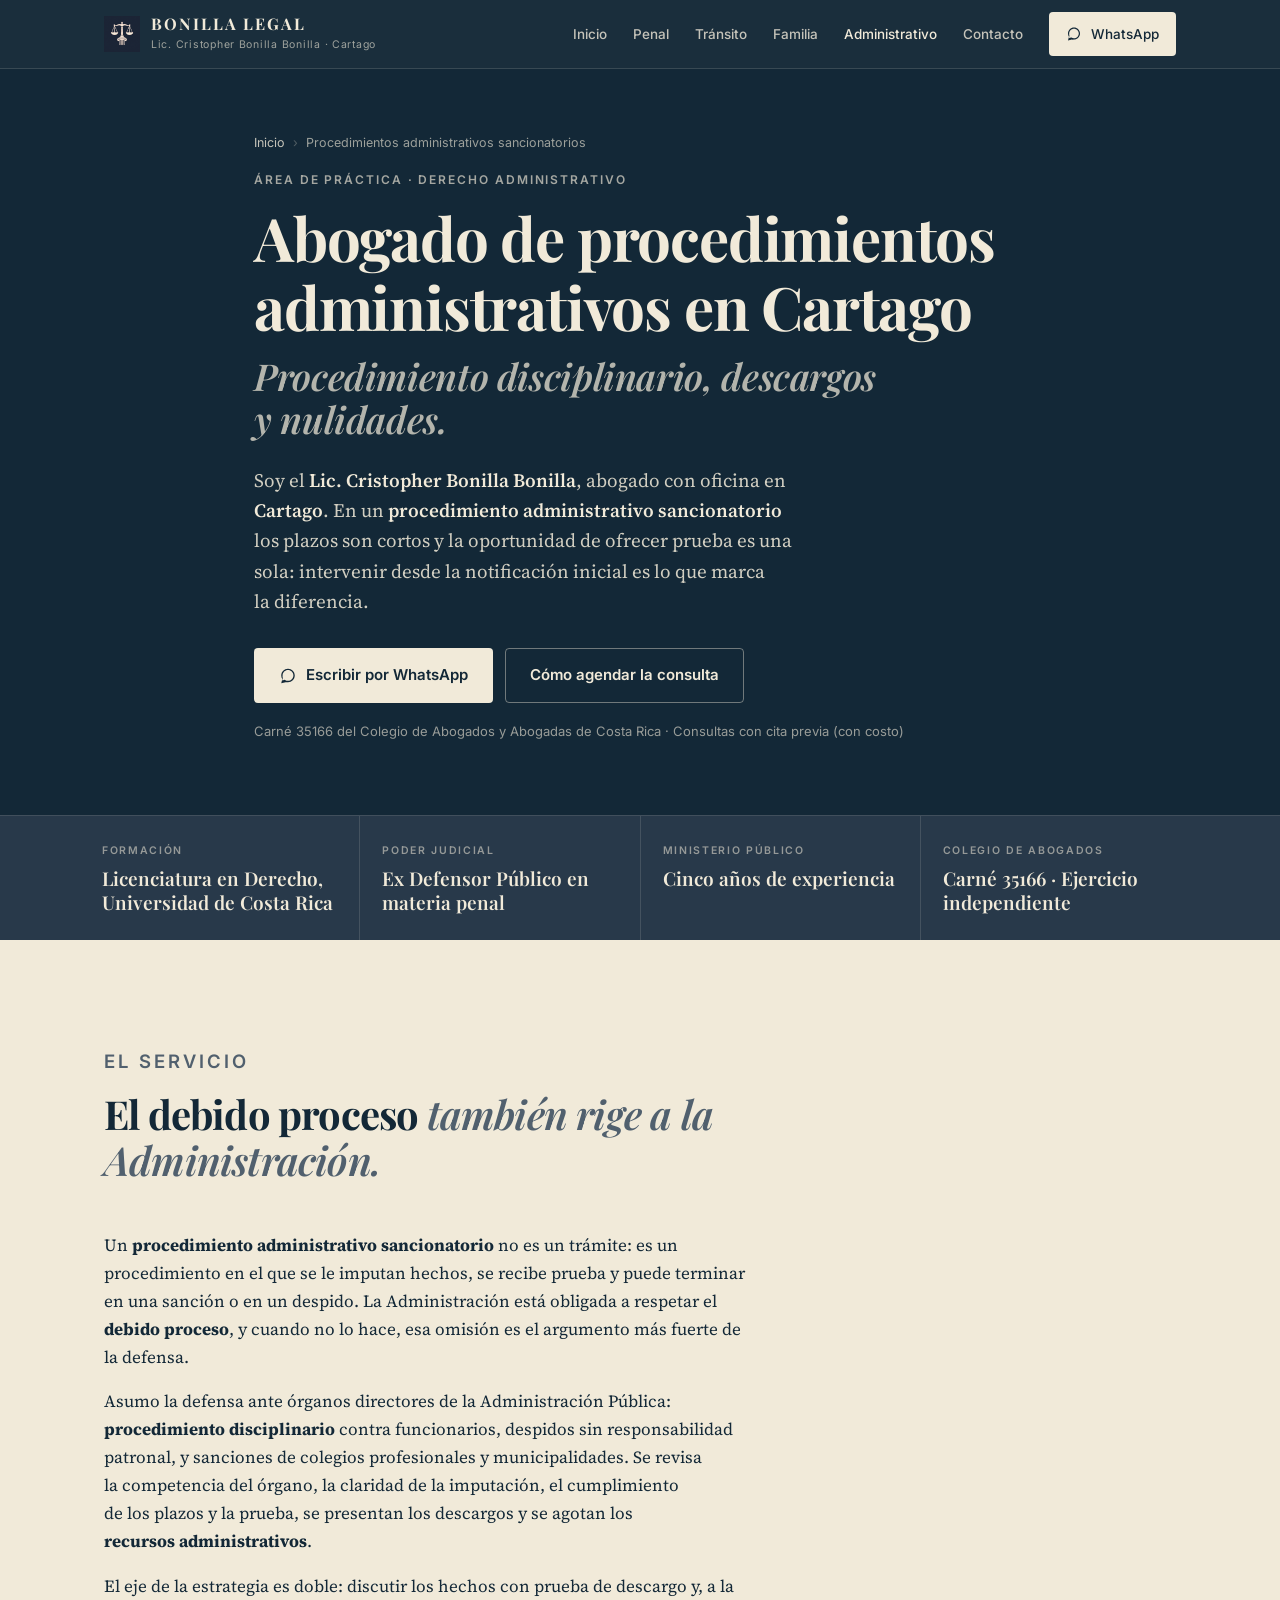
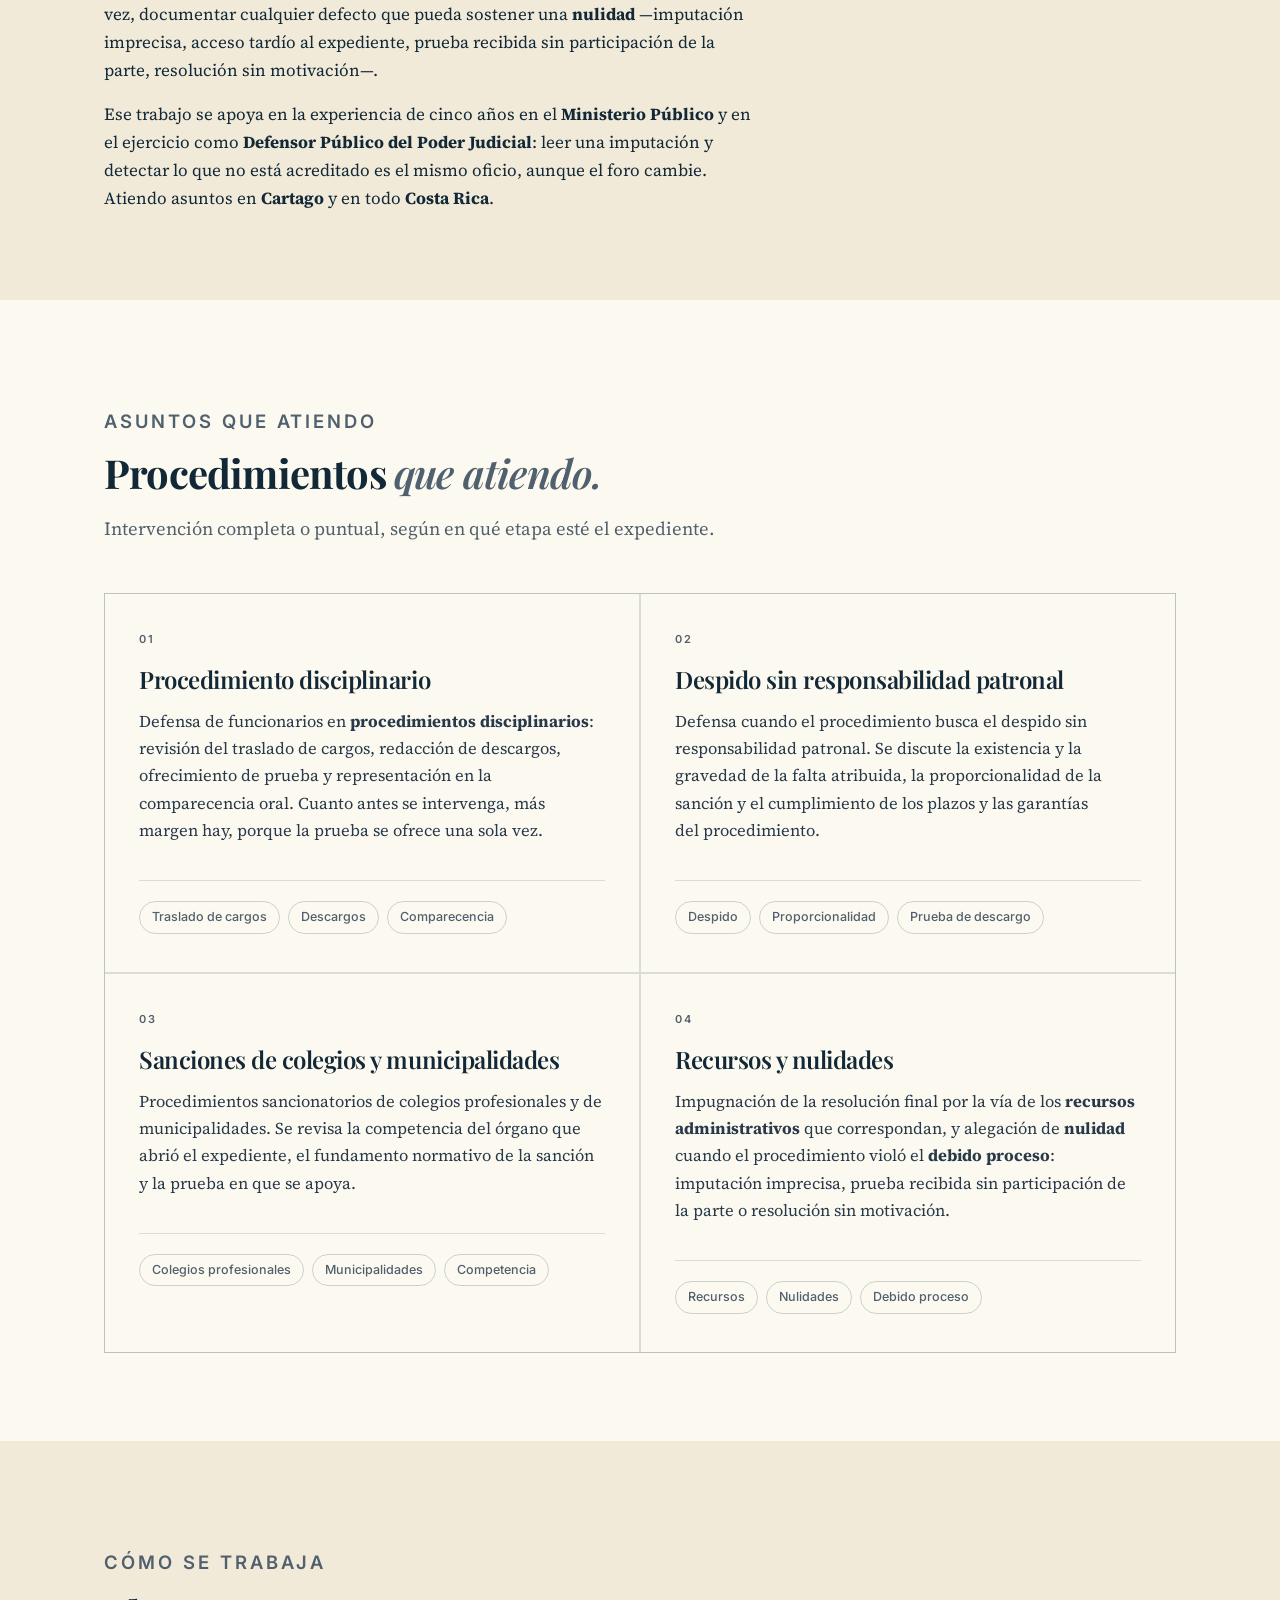
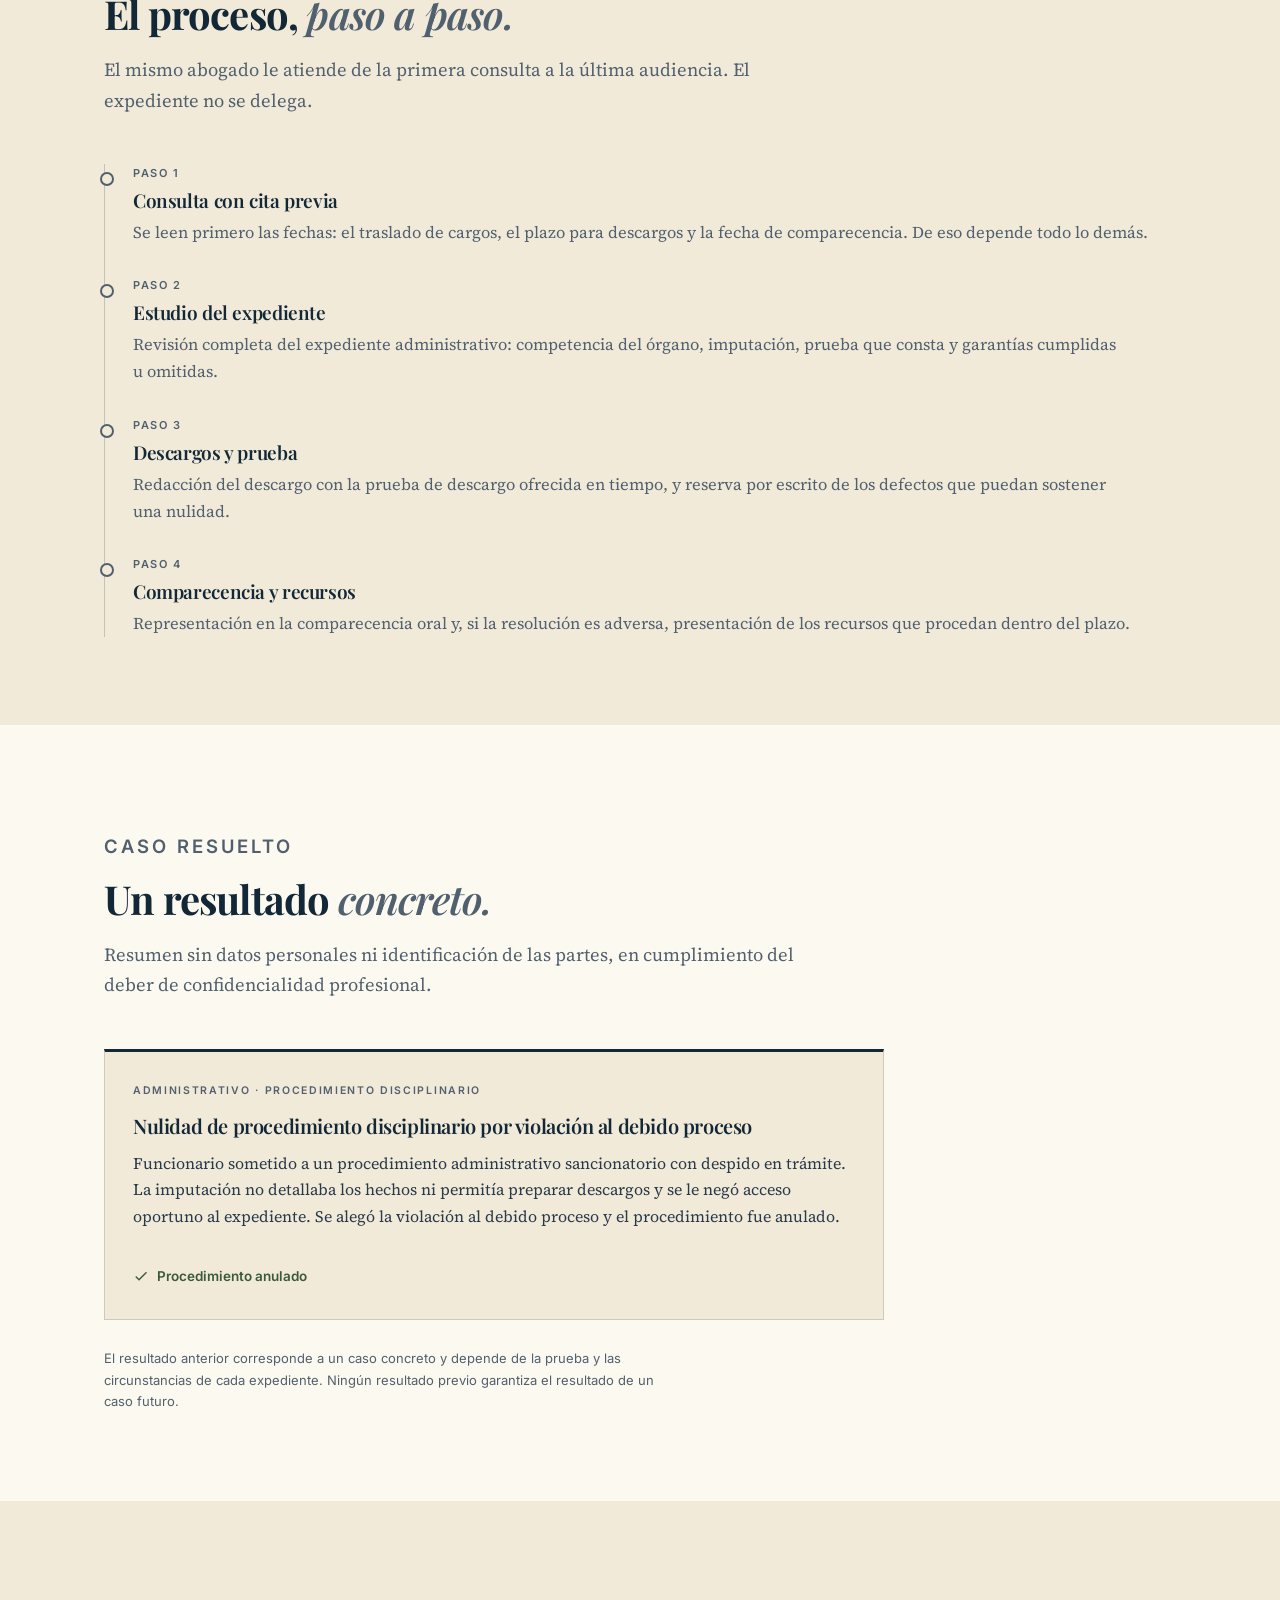
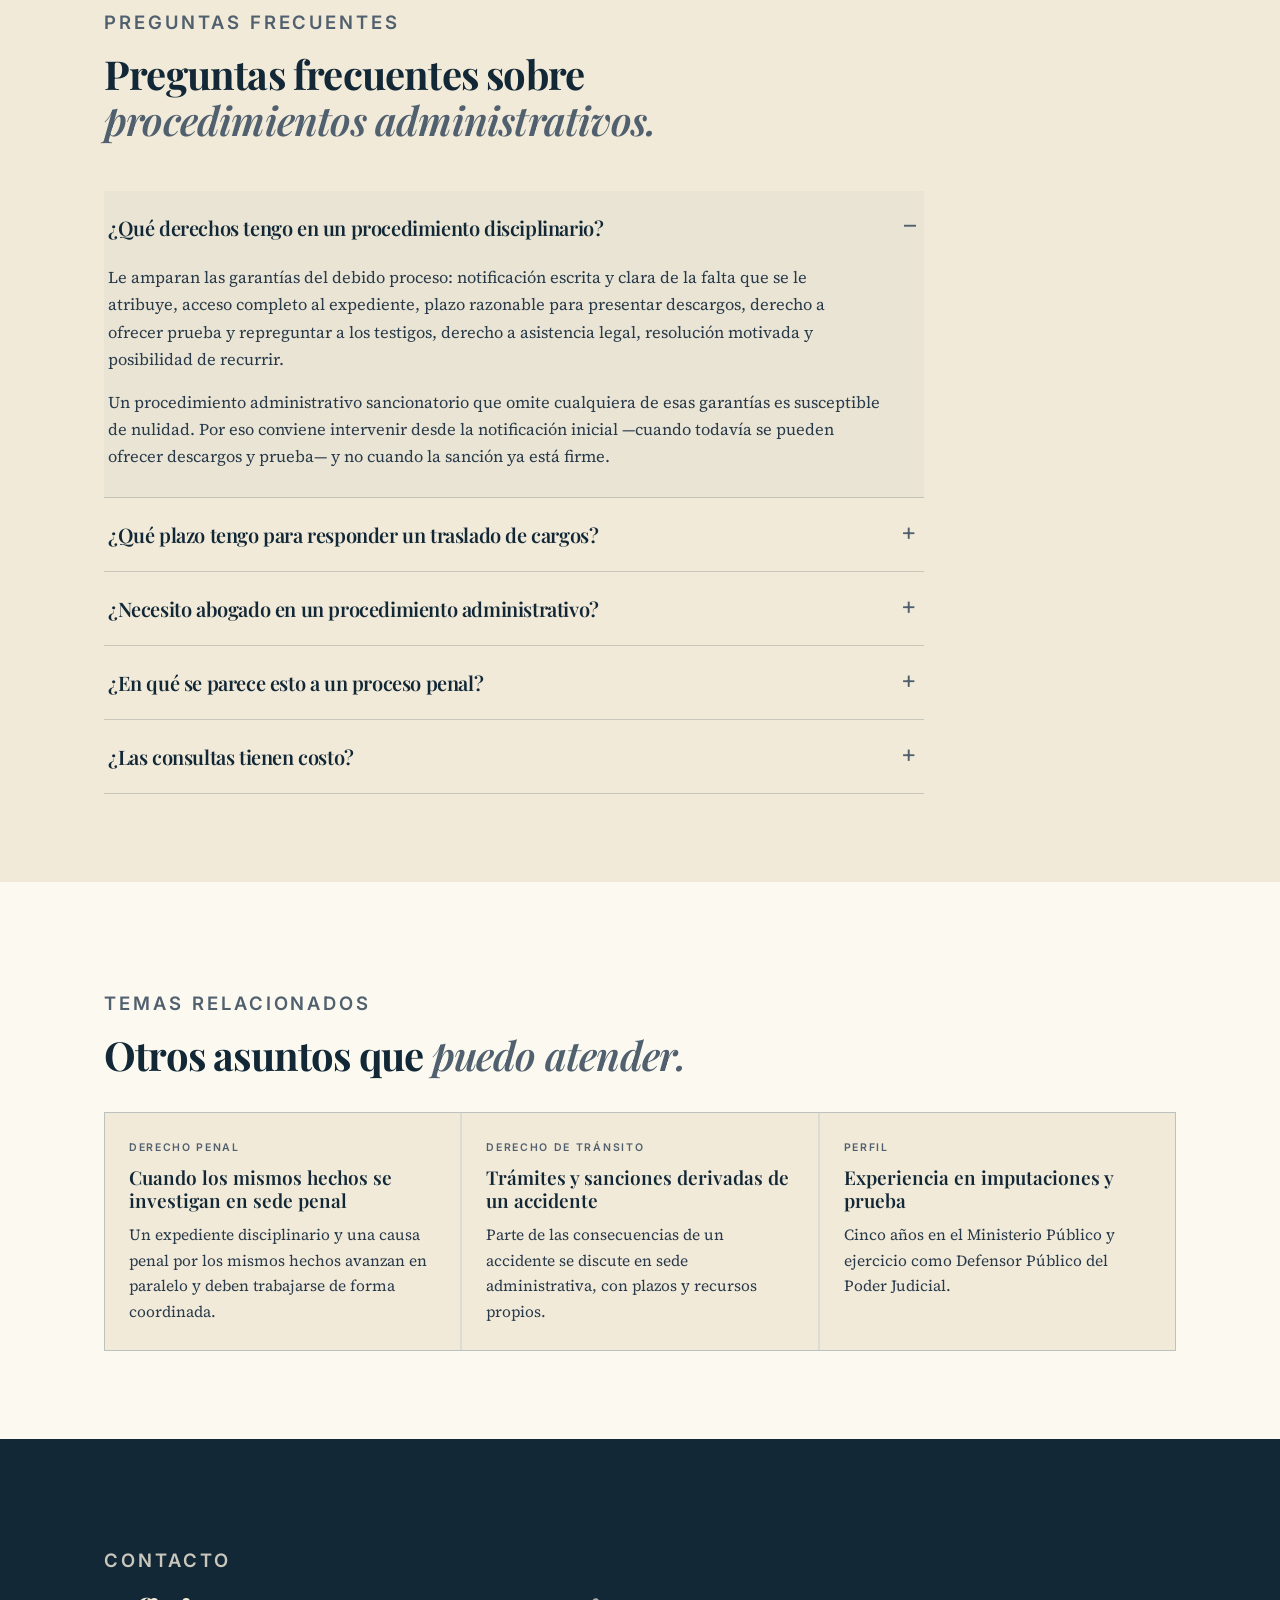
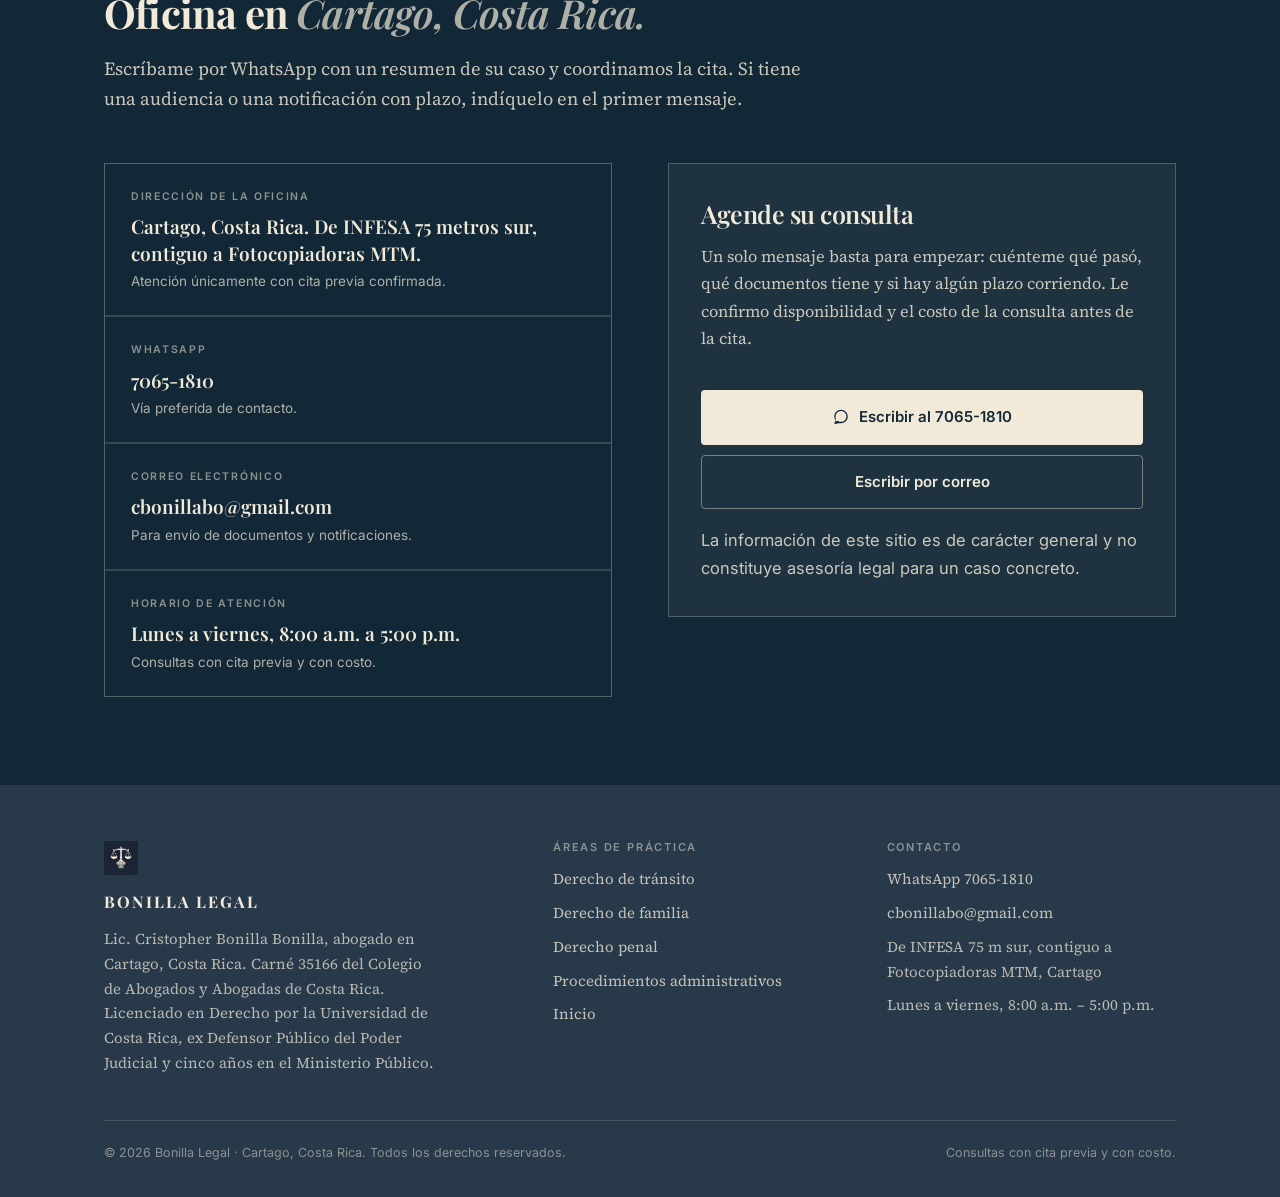
<file: administrativo/index.html>
<!DOCTYPE html>
<html lang="es-CR">
<head>
<meta charset="UTF-8">
<meta name="viewport" content="width=device-width,initial-scale=1">
<title>Abogado de Procedimiento Administrativo en Cartago | Bonilla Legal</title>
<meta name="description" content="Defensa en procedimientos administrativos sancionatorios y disciplinarios en Costa Rica: descargos, nulidades y recursos. Abogado en Cartago. WhatsApp 7065-1810.">
<meta name="author" content="Lic. Cristopher Bonilla Bonilla">
<meta name="robots" content="index,follow,max-image-preview:large">
<meta name="geo.region" content="CR-C">
<meta name="geo.placename" content="Cartago, Costa Rica">
<link rel="canonical" href="https://bonillalegal.site/administrativo/">
<meta property="og:type" content="website">
<meta property="og:locale" content="es_CR">
<meta property="og:site_name" content="Bonilla Legal">
<meta property="og:title" content="Procedimientos administrativos sancionatorios | Bonilla Legal">
<meta property="og:description" content="Defensa en procedimientos administrativos sancionatorios y disciplinarios en Costa Rica: descargos, nulidades y recursos. Abogado en Cartago. WhatsApp 7065-1810.">
<meta property="og:url" content="https://bonillalegal.site/administrativo/">
<meta property="og:image" content="https://bonillalegal.site/og-image.png">
<meta property="og:image:width" content="1200">
<meta property="og:image:height" content="630">
<meta property="og:image:type" content="image/png">
<meta property="og:image:alt" content="Bonilla Legal — Abogado en Cartago, Costa Rica. Lic. Cristopher Bonilla Bonilla.">
<meta name="twitter:card" content="summary_large_image">
<meta name="twitter:title" content="Procedimientos administrativos sancionatorios | Bonilla Legal">
<meta name="twitter:description" content="Defensa en procedimientos administrativos sancionatorios y disciplinarios en Costa Rica: descargos, nulidades y recursos. Abogado en Cartago. WhatsApp 7065-1810.">
<meta name="twitter:image" content="https://bonillalegal.site/og-image.png">
<meta name="theme-color" content="#132837">
<link rel="icon" href="../assets/favicon.png">
<link rel="apple-touch-icon" href="../assets/favicon.png">
<link rel="preconnect" href="https://fonts.googleapis.com">
<link rel="preconnect" href="https://fonts.gstatic.com" crossorigin>
<link rel="stylesheet" href="https://fonts.googleapis.com/css2?family=Playfair+Display:wght@600;700;800&family=Source+Serif+4:ital,wght@0,400;0,600;1,400&family=Inter:wght@400;500;600&display=swap">
<link rel="stylesheet" href="../assets/styles.css">
<script type="application/ld+json">
{"@context":"https://schema.org","@graph":[{"@type":["LegalService","Attorney"],"@id":"https://bonillalegal.site/#despacho","name":"Bonilla Legal","url":"https://bonillalegal.site/","image":"https://bonillalegal.site/og-image.png","telephone":"+506-7065-1810","email":"cbonillabo@gmail.com","priceRange":"Consulta con cita previa (con costo)","address":{"@type":"PostalAddress","streetAddress":"De INFESA 75 metros sur, contiguo a Fotocopiadoras MTM","addressLocality":"Cartago","addressRegion":"Provincia de Cartago","addressCountry":"CR"},"areaServed":[{"@type":"City","name":"Cartago"},{"@type":"Country","name":"Costa Rica"}],"founder":{"@id":"https://bonillalegal.site/#abogado"},"employee":{"@id":"https://bonillalegal.site/#abogado"},"knowsLanguage":"es"},{"@type":"Person","@id":"https://bonillalegal.site/#abogado","name":"Cristopher Bonilla Bonilla","honorificPrefix":"Lic.","jobTitle":"Abogado","identifier":{"@type":"PropertyValue","name":"Carné del Colegio de Abogados y Abogadas de Costa Rica","value":"35166"},"alumniOf":{"@type":"CollegeOrUniversity","name":"Universidad de Costa Rica"},"memberOf":{"@type":"Organization","name":"Colegio de Abogados y Abogadas de Costa Rica"},"worksFor":{"@id":"https://bonillalegal.site/#despacho"},"workLocation":{"@type":"Place","address":{"@type":"PostalAddress","addressLocality":"Cartago","addressCountry":"CR"}}},{"@type":"Service","@id":"https://bonillalegal.site/administrativo/#servicio","name":"Procedimientos administrativos sancionatorios","serviceType":"Procedimientos administrativos sancionatorios","description":"Defensa en procedimientos administrativos sancionatorios y disciplinarios: descargos, comparecencia, nulidades por violación al debido proceso y recursos administrativos. Cartago, Costa Rica.","provider":{"@id":"https://bonillalegal.site/#despacho"},"areaServed":[{"@type":"City","name":"Cartago"},{"@type":"Country","name":"Costa Rica"}],"url":"https://bonillalegal.site/administrativo/"},{"@type":"WebPage","@id":"https://bonillalegal.site/administrativo/#webpage","url":"https://bonillalegal.site/administrativo/","name":"Abogado de Procedimiento Administrativo en Cartago | Bonilla Legal","description":"Defensa en procedimientos administrativos sancionatorios y disciplinarios en Costa Rica: descargos, nulidades y recursos. Abogado en Cartago. WhatsApp 7065-1810.","inLanguage":"es-CR","isPartOf":{"@id":"https://bonillalegal.site/#web"},"about":{"@id":"https://bonillalegal.site/administrativo/#servicio"},"breadcrumb":{"@id":"https://bonillalegal.site/administrativo/#breadcrumb"}},{"@type":"BreadcrumbList","@id":"https://bonillalegal.site/administrativo/#breadcrumb","itemListElement":[{"@type":"ListItem","position":1,"name":"Inicio","item":"https://bonillalegal.site/"},{"@type":"ListItem","position":2,"name":"Procedimientos administrativos sancionatorios","item":"https://bonillalegal.site/administrativo/"}]},{"@id":"https://bonillalegal.site/administrativo/#faq","@type":"FAQPage","mainEntity":[{"@type":"Question","name":"¿Qué derechos tengo en un procedimiento disciplinario?","acceptedAnswer":{"@type":"Answer","text":"Le amparan las garantías del debido proceso: notificación escrita y clara de la falta que se le atribuye, acceso completo al expediente, plazo razonable para presentar descargos, derecho a ofrecer prueba y repreguntar a los testigos, derecho a asistencia legal, resolución motivada y posibilidad de recurrir. Un procedimiento administrativo sancionatorio que omite cualquiera de esas garantías es susceptible de nulidad. Por eso conviene intervenir desde la notificación inicial —cuando todavía se pueden ofrecer descargos y prueba— y no cuando la sanción ya está firme."}},{"@type":"Question","name":"¿Qué plazo tengo para responder un traslado de cargos?","acceptedAnswer":{"@type":"Answer","text":"El plazo lo fija la propia resolución que le notifican, junto con la fecha de la comparecencia y la indicación de los recursos que proceden. No es un plazo negociable y se cuenta desde la notificación, así que lo primero que hay que hacer con el documento es leer las fechas. Dejar vencer ese plazo es el error más costoso: se pierde la oportunidad de ofrecer prueba y de discutir los hechos, y la defensa queda limitada a alegar defectos del procedimiento."}},{"@type":"Question","name":"¿Necesito abogado en un procedimiento administrativo?","acceptedAnswer":{"@type":"Answer","text":"No siempre es obligatorio, pero la asimetría es real: al frente hay un órgano director que conoce el procedimiento y usted tiene una sola oportunidad de ofrecer prueba y fijar su posición. Un descargo mal planteado condiciona todo lo que venga después, incluidos los recursos. La intervención puede ser completa o puntual: revisar el traslado de cargos y redactar el descargo, acompañarle a la comparecencia, o preparar los recursos contra la resolución final."}},{"@type":"Question","name":"¿En qué se parece esto a un proceso penal?","acceptedAnswer":{"@type":"Answer","text":"En que se le imputan hechos concretos, se ofrece prueba y se resuelve con base en ella. La lógica de la imputación y de la prueba es la misma, aunque las reglas y los plazos sean distintos. Ahí es donde pesa haber trabajado cinco años en el Ministerio Público y como Defensor Público: leer una imputación, detectar qué no está acreditado y ordenar la prueba de descargo es el mismo oficio. Cuando los hechos también son investigados penalmente, ambas vías deben trabajarse de forma coordinada."}},{"@type":"Question","name":"¿Las consultas tienen costo?","acceptedAnswer":{"@type":"Answer","text":"Sí. Las consultas son con cita previa y tienen costo. En la cita se revisa la documentación, se explica el escenario procesal y los plazos que corren, y se entrega un presupuesto por escrito antes de asumir cualquier gestión. Para agendar, escriba por WhatsApp al 7065-1810 con un resumen breve de su situación y la fecha de cualquier notificación o audiencia pendiente."}}]}]}
</script>
</head>
<body>
<a class="skip" href="#servicio">Saltar al contenido</a>

<header class="hdr">
  <div class="wrap hdr-in">
    <a class="brand" href="../"><img src="../assets/emblema.png" alt="Emblema de Bonilla Legal" width="36" height="36"><span><b>BONILLA LEGAL</b><small>Lic. Cristopher Bonilla Bonilla · Cartago</small></span></a>
    <input class="menu-tgl" type="checkbox" id="menu" hidden>
    <label class="burger" for="menu" aria-label="Abrir menú"><span></span><span></span><span></span></label>
    <nav class="nav" aria-label="Navegación principal">
      <a href="../">Inicio</a>
      <a href="../penal/">Penal</a>
      <a href="../transito/">Tránsito</a>
      <a href="../familia/">Familia</a>
      <a href="../administrativo/" aria-current="page">Administrativo</a>
      <a href="../#contacto">Contacto</a>
      <a class="btn btn-wa btn-sm desk" href="https://wa.me/50670651810?text=Hola%2C%20Lic.%20Bonilla.%20Quisiera%20agendar%20una%20consulta%20legal." rel="noopener"><svg viewBox="0 0 32 32" aria-hidden="true"><path d="M16 3C9.373 3 4 8.373 4 15c0 2.378.694 4.59 1.886 6.452L4 29l7.737-1.857A11.946 11.946 0 0 0 16 27c6.627 0 12-5.373 12-12S22.628 3 16 3Zm0 21.6c-1.93 0-3.731-.557-5.255-1.518l-.376-.236-4.591 1.103 1.122-4.475-.244-.388A9.55 9.55 0 0 1 6.4 15c0-5.293 4.307-9.6 9.6-9.6S25.6 9.707 25.6 15s-4.306 9.6-9.6 9.6Z"/></svg>WhatsApp</a>
    </nav>
  </div>
</header>

<section class="hero hero-slim" id="top">
  <div class="wrap hero-in">
    <div>
      <p class="bc"><a href="../">Inicio</a><i>›</i>Procedimientos administrativos sancionatorios</p>
      <p class="eyebrow on-dark">Área de práctica · Derecho administrativo</p>
      <h1>Abogado de procedimientos administrativos en Cartago</h1>
      <p class="hero-sub">Procedimiento disciplinario, descargos y nulidades.</p>
      <p class="lede">Soy el <strong>Lic. Cristopher Bonilla Bonilla</strong>, abogado con oficina en <strong>Cartago</strong>. En un <strong>procedimiento administrativo sancionatorio</strong> los plazos son cortos y la oportunidad de ofrecer prueba es una sola: intervenir desde la notificación inicial es lo que marca la diferencia.</p>
      <div class="hero-cta">
        <a class="btn btn-wa" href="https://wa.me/50670651810?text=Hola%2C%20Lic.%20Bonilla.%20Quisiera%20agendar%20una%20consulta%20legal%20sobre%20un%20procedimiento%20administrativo." rel="noopener"><svg viewBox="0 0 32 32" aria-hidden="true"><path d="M16 3C9.373 3 4 8.373 4 15c0 2.378.694 4.59 1.886 6.452L4 29l7.737-1.857A11.946 11.946 0 0 0 16 27c6.627 0 12-5.373 12-12S22.628 3 16 3Zm0 21.6c-1.93 0-3.731-.557-5.255-1.518l-.376-.236-4.591 1.103 1.122-4.475-.244-.388A9.55 9.55 0 0 1 6.4 15c0-5.293 4.307-9.6 9.6-9.6S25.6 9.707 25.6 15s-4.306 9.6-9.6 9.6Z"/></svg>Escribir por WhatsApp</a>
        <a class="btn btn-ghost" href="#contacto">Cómo agendar la consulta</a>
      </div>
      <p class="hero-note">Carné 35166 del Colegio de Abogados y Abogadas de Costa Rica · Consultas con cita previa (con costo)</p>
    </div>
  </div>
</section>

<div class="creds">
  <div class="wrap" style="padding:0">
    <div class="creds-grid">
      <div class="cred"><div class="k">Formación</div><div class="v">Licenciatura en Derecho, Universidad de Costa Rica</div></div>
      <div class="cred"><div class="k">Poder Judicial</div><div class="v">Ex Defensor Público en materia penal</div></div>
      <div class="cred"><div class="k">Ministerio Público</div><div class="v">Cinco años de experiencia</div></div>
      <div class="cred"><div class="k">Colegio de Abogados</div><div class="v">Carné 35166 · Ejercicio independiente</div></div>
    </div>
  </div>
</div>

<main>
<section class="sec " id="servicio">
  <div class="wrap">
    <div class="sec-head">
      <p class="eyebrow">El servicio</p>
      <h2>El debido proceso <em>también rige a la Administración.</em></h2>
    </div>
    <div class="prose">
      <p>Un <strong>procedimiento administrativo sancionatorio</strong> no es un trámite: es un procedimiento en el que se le imputan hechos, se recibe prueba y puede terminar en una sanción o en un despido. La Administración está obligada a respetar el <strong>debido proceso</strong>, y cuando no lo hace, esa omisión es el argumento más fuerte de la defensa.</p>
      <p>Asumo la defensa ante órganos directores de la Administración Pública: <strong>procedimiento disciplinario</strong> contra funcionarios, despidos sin responsabilidad patronal, y sanciones de colegios profesionales y municipalidades. Se revisa la competencia del órgano, la claridad de la imputación, el cumplimiento de los plazos y la prueba, se presentan los descargos y se agotan los <strong>recursos administrativos</strong>.</p>
      <p>El eje de la estrategia es doble: discutir los hechos con prueba de descargo y, a la vez, documentar cualquier defecto que pueda sostener una <strong>nulidad</strong> —imputación imprecisa, acceso tardío al expediente, prueba recibida sin participación de la parte, resolución sin motivación—.</p>
      <p>Ese trabajo se apoya en la experiencia de cinco años en el <strong>Ministerio Público</strong> y en el ejercicio como <strong>Defensor Público del Poder Judicial</strong>: leer una imputación y detectar lo que no está acreditado es el mismo oficio, aunque el foro cambie. Atiendo asuntos en <strong>Cartago</strong> y en todo <strong>Costa Rica</strong>.</p>
    </div>
  </div>
</section>

<section class="sec sec-cream" id="asuntos">
  <div class="wrap">
    <div class="sec-head">
      <p class="eyebrow">Asuntos que atiendo</p>
      <h2>Procedimientos <em>que atiendo.</em></h2>
      <p>Intervención completa o puntual, según en qué etapa esté el expediente.</p>
    </div>
    <div class="areas">
      <article class="area">
        <div class="num">01</div>
        <h3>Procedimiento disciplinario</h3>
        <p>Defensa de funcionarios en <strong>procedimientos disciplinarios</strong>: revisión del traslado de cargos, redacción de descargos, ofrecimiento de prueba y representación en la comparecencia oral. Cuanto antes se intervenga, más margen hay, porque la prueba se ofrece una sola vez.</p>
        <ul><li>Traslado de cargos</li><li>Descargos</li><li>Comparecencia</li></ul>
      </article>
      <article class="area">
        <div class="num">02</div>
        <h3>Despido sin responsabilidad patronal</h3>
        <p>Defensa cuando el procedimiento busca el despido sin responsabilidad patronal. Se discute la existencia y la gravedad de la falta atribuida, la proporcionalidad de la sanción y el cumplimiento de los plazos y las garantías del procedimiento.</p>
        <ul><li>Despido</li><li>Proporcionalidad</li><li>Prueba de descargo</li></ul>
      </article>
      <article class="area">
        <div class="num">03</div>
        <h3>Sanciones de colegios y municipalidades</h3>
        <p>Procedimientos sancionatorios de colegios profesionales y de municipalidades. Se revisa la competencia del órgano que abrió el expediente, el fundamento normativo de la sanción y la prueba en que se apoya.</p>
        <ul><li>Colegios profesionales</li><li>Municipalidades</li><li>Competencia</li></ul>
      </article>
      <article class="area">
        <div class="num">04</div>
        <h3>Recursos y nulidades</h3>
        <p>Impugnación de la resolución final por la vía de los <strong>recursos administrativos</strong> que correspondan, y alegación de <strong>nulidad</strong> cuando el procedimiento violó el <strong>debido proceso</strong>: imputación imprecisa, prueba recibida sin participación de la parte o resolución sin motivación.</p>
        <ul><li>Recursos</li><li>Nulidades</li><li>Debido proceso</li></ul>
      </article>
    </div>
  </div>
</section>

<section class="sec " id="proceso">
  <div class="wrap">
    <div class="sec-head">
      <p class="eyebrow">Cómo se trabaja</p>
      <h2>El proceso, <em>paso a paso.</em></h2>
      <p>El mismo abogado le atiende de la primera consulta a la última audiencia. El expediente no se delega.</p>
    </div>
    <ol class="track" style="margin-top:0">
      <li><div class="yr">Paso 1</div><h3>Consulta con cita previa</h3><p>Se leen primero las fechas: el traslado de cargos, el plazo para descargos y la fecha de comparecencia. De eso depende todo lo demás.</p></li>
      <li><div class="yr">Paso 2</div><h3>Estudio del expediente</h3><p>Revisión completa del expediente administrativo: competencia del órgano, imputación, prueba que consta y garantías cumplidas u omitidas.</p></li>
      <li><div class="yr">Paso 3</div><h3>Descargos y prueba</h3><p>Redacción del descargo con la prueba de descargo ofrecida en tiempo, y reserva por escrito de los defectos que puedan sostener una nulidad.</p></li>
      <li><div class="yr">Paso 4</div><h3>Comparecencia y recursos</h3><p>Representación en la comparecencia oral y, si la resolución es adversa, presentación de los recursos que procedan dentro del plazo.</p></li>
    </ol>
  </div>
</section>

<section class="sec sec-cream" id="caso">
  <div class="wrap">
    <div class="sec-head">
      <p class="eyebrow">Caso resuelto</p>
      <h2>Un resultado <em>concreto.</em></h2>
      <p>Resumen sin datos personales ni identificación de las partes, en cumplimiento del deber de confidencialidad profesional.</p>
    </div>
    <article class="case one-case">
      <div class="tag">Administrativo · Procedimiento disciplinario</div>
      <h3>Nulidad de procedimiento disciplinario por violación al debido proceso</h3>
      <p>Funcionario sometido a un procedimiento administrativo sancionatorio con despido en trámite. La imputación no detallaba los hechos ni permitía preparar descargos y se le negó acceso oportuno al expediente. Se alegó la violación al debido proceso y el procedimiento fue anulado.</p>
      <div class="out"><svg viewBox="0 0 24 24" aria-hidden="true"><path d="M9 16.2 4.8 12l-1.4 1.4L9 19 21 7l-1.4-1.4z"/></svg>Procedimiento anulado</div>
    </article>
    <p class="disc">El resultado anterior corresponde a un caso concreto y depende de la prueba y las circunstancias de cada expediente. Ningún resultado previo garantiza el resultado de un caso futuro.</p>
  </div>
</section>

<section class="sec " id="preguntas">
  <div class="wrap">
    <div class="sec-head">
      <p class="eyebrow">Preguntas frecuentes</p>
      <h2>Preguntas frecuentes sobre <em>procedimientos administrativos.</em></h2>
    </div>
    <div class="faq">
      <details open>
        <summary><h3>¿Qué derechos tengo en un procedimiento disciplinario?</h3></summary>
        <div class="ans">
          <p>Le amparan las garantías del debido proceso: notificación escrita y clara de la falta que se le atribuye, acceso completo al expediente, plazo razonable para presentar descargos, derecho a ofrecer prueba y repreguntar a los testigos, derecho a asistencia legal, resolución motivada y posibilidad de recurrir.</p>
          <p>Un procedimiento administrativo sancionatorio que omite cualquiera de esas garantías es susceptible de nulidad. Por eso conviene intervenir desde la notificación inicial —cuando todavía se pueden ofrecer descargos y prueba— y no cuando la sanción ya está firme.</p>
        </div>
      </details>
      <details>
        <summary><h3>¿Qué plazo tengo para responder un traslado de cargos?</h3></summary>
        <div class="ans">
          <p>El plazo lo fija la propia resolución que le notifican, junto con la fecha de la comparecencia y la indicación de los recursos que proceden. No es un plazo negociable y se cuenta desde la notificación, así que lo primero que hay que hacer con el documento es leer las fechas.</p>
          <p>Dejar vencer ese plazo es el error más costoso: se pierde la oportunidad de ofrecer prueba y de discutir los hechos, y la defensa queda limitada a alegar defectos del procedimiento.</p>
        </div>
      </details>
      <details>
        <summary><h3>¿Necesito abogado en un procedimiento administrativo?</h3></summary>
        <div class="ans">
          <p>No siempre es obligatorio, pero la asimetría es real: al frente hay un órgano director que conoce el procedimiento y usted tiene una sola oportunidad de ofrecer prueba y fijar su posición. Un descargo mal planteado condiciona todo lo que venga después, incluidos los recursos.</p>
          <p>La intervención puede ser completa o puntual: revisar el traslado de cargos y redactar el descargo, acompañarle a la comparecencia, o preparar los recursos contra la resolución final.</p>
        </div>
      </details>
      <details>
        <summary><h3>¿En qué se parece esto a un proceso penal?</h3></summary>
        <div class="ans">
          <p>En que se le imputan hechos concretos, se ofrece prueba y se resuelve con base en ella. La lógica de la imputación y de la prueba es la misma, aunque las reglas y los plazos sean distintos.</p>
          <p>Ahí es donde pesa haber trabajado cinco años en el Ministerio Público y como Defensor Público: leer una imputación, detectar qué no está acreditado y ordenar la prueba de descargo es el mismo oficio. Cuando los hechos también son investigados penalmente, ambas vías deben trabajarse de forma coordinada.</p>
        </div>
      </details>
      <details>
        <summary><h3>¿Las consultas tienen costo?</h3></summary>
        <div class="ans">
          <p>Sí. Las consultas son con cita previa y tienen costo. En la cita se revisa la documentación, se explica el escenario procesal y los plazos que corren, y se entrega un presupuesto por escrito antes de asumir cualquier gestión.</p>
          <p>Para agendar, escriba por WhatsApp al <a href="https://wa.me/50670651810?text=Hola%2C%20Lic.%20Bonilla.%20Quisiera%20agendar%20una%20consulta%20legal." rel="noopener">7065-1810</a> con un resumen breve de su situación y la fecha de cualquier notificación o audiencia pendiente.</p>
        </div>
      </details>
    </div>
  </div>
</section>

<section class="sec sec-cream" id="relacionados">
  <div class="wrap">
    <div class="sec-head" style="margin-bottom:34px">
      <p class="eyebrow">Temas relacionados</p>
      <h2>Otros asuntos que <em>puedo atender.</em></h2>
    </div>
    <div class="rel">
      <a href="../penal/"><span class="k">Derecho penal</span><span class="t">Cuando los mismos hechos se investigan en sede penal</span><span class="d">Un expediente disciplinario y una causa penal por los mismos hechos avanzan en paralelo y deben trabajarse de forma coordinada.</span></a>
      <a href="../transito/"><span class="k">Derecho de tránsito</span><span class="t">Trámites y sanciones derivadas de un accidente</span><span class="d">Parte de las consecuencias de un accidente se discute en sede administrativa, con plazos y recursos propios.</span></a>
      <a href="../#perfil"><span class="k">Perfil</span><span class="t">Experiencia en imputaciones y prueba</span><span class="d">Cinco años en el Ministerio Público y ejercicio como Defensor Público del Poder Judicial.</span></a>
    </div>
  </div>
</section>
<section class="sec sec-navy" id="contacto">
  <div class="wrap">
    <div class="sec-head">
      <p class="eyebrow on-dark">Contacto</p>
      <h2>Oficina en <em>Cartago, Costa Rica.</em></h2>
      <p>Escríbame por WhatsApp con un resumen de su caso y coordinamos la cita. Si tiene una audiencia o una notificación con plazo, indíquelo en el primer mensaje.</p>
    </div>
    <div class="ct">
      <ul class="ct-list">
        <li><div class="k">Dirección de la oficina</div><div class="v">Cartago, Costa Rica. De INFESA 75 metros sur, contiguo a Fotocopiadoras MTM.<small>Atención únicamente con cita previa confirmada.</small></div></li>
        <li><div class="k">WhatsApp</div><div class="v"><a href="https://wa.me/50670651810?text=Hola%2C%20Lic.%20Bonilla.%20Quisiera%20agendar%20una%20consulta%20legal." rel="noopener">7065-1810</a><small>Vía preferida de contacto.</small></div></li>
        <li><div class="k">Correo electrónico</div><div class="v"><a href="mailto:cbonillabo@gmail.com">cbonillabo@gmail.com</a><small>Para envío de documentos y notificaciones.</small></div></li>
        <li><div class="k">Horario de atención</div><div class="v">Lunes a viernes, 8:00 a.m. a 5:00 p.m.<small>Consultas con cita previa y con costo.</small></div></li>
      </ul>
      <div class="ct-cta">
        <h3>Agende su consulta</h3>
        <p>Un solo mensaje basta para empezar: cuénteme qué pasó, qué documentos tiene y si hay algún plazo corriendo. Le confirmo disponibilidad y el costo de la consulta antes de la cita.</p>
        <a class="btn btn-wa" href="https://wa.me/50670651810?text=Hola%2C%20Lic.%20Bonilla.%20Quisiera%20agendar%20una%20consulta%20legal%20sobre%20un%20procedimiento%20administrativo." rel="noopener"><svg viewBox="0 0 32 32" aria-hidden="true"><path d="M16 3C9.373 3 4 8.373 4 15c0 2.378.694 4.59 1.886 6.452L4 29l7.737-1.857A11.946 11.946 0 0 0 16 27c6.627 0 12-5.373 12-12S22.628 3 16 3Zm0 21.6c-1.93 0-3.731-.557-5.255-1.518l-.376-.236-4.591 1.103 1.122-4.475-.244-.388A9.55 9.55 0 0 1 6.4 15c0-5.293 4.307-9.6 9.6-9.6S25.6 9.707 25.6 15s-4.306 9.6-9.6 9.6Z"/></svg>Escribir al 7065-1810</a>
        <a class="btn btn-ghost" href="mailto:cbonillabo@gmail.com" style="width:100%;margin-top:10px">Escribir por correo</a>
        <p class="ct-fine">La información de este sitio es de carácter general y no constituye asesoría legal para un caso concreto.</p>
      </div>
    </div>
  </div>
</section>
</main>

<footer class="ftr">
  <div class="wrap">
    <div class="ftr-grid">
      <div>
        <img src="../assets/emblema.png" alt="Emblema de Bonilla Legal" width="34" height="34" loading="lazy">
        <div class="nm">BONILLA LEGAL</div>
        <p style="max-width:42ch">Lic. Cristopher Bonilla Bonilla, abogado en Cartago, Costa Rica. Carné 35166 del Colegio de Abogados y Abogadas de Costa Rica. Licenciado en Derecho por la Universidad de Costa Rica, ex Defensor Público del Poder Judicial y cinco años en el Ministerio Público.</p>
      </div>
      <div>
        <h4>Áreas de práctica</h4>
        <ul>
          <li><a href="../transito/">Derecho de tránsito</a></li>
          <li><a href="../familia/">Derecho de familia</a></li>
          <li><a href="../penal/">Derecho penal</a></li>
          <li><a href="../administrativo/">Procedimientos administrativos</a></li>
          <li><a href="../">Inicio</a></li>
        </ul>
      </div>
      <div>
        <h4>Contacto</h4>
        <ul>
          <li><a href="https://wa.me/50670651810?text=Hola%2C%20Lic.%20Bonilla.%20Quisiera%20agendar%20una%20consulta%20legal." rel="noopener">WhatsApp 7065-1810</a></li>
          <li><a href="mailto:cbonillabo@gmail.com">cbonillabo@gmail.com</a></li>
          <li>De INFESA 75 m sur, contiguo a Fotocopiadoras MTM, Cartago</li>
          <li>Lunes a viernes, 8:00 a.m. – 5:00 p.m.</li>
        </ul>
      </div>
    </div>
    <div class="ftr-btm"><span>© 2026 Bonilla Legal · Cartago, Costa Rica. Todos los derechos reservados.</span><span>Consultas con cita previa y con costo.</span></div>
  </div>
</footer>

<a class="wa-float" href="https://wa.me/50670651810?text=Hola%2C%20Lic.%20Bonilla.%20Quisiera%20agendar%20una%20consulta%20legal." rel="noopener" aria-label="Escribir por WhatsApp al 7065-1810"><svg viewBox="0 0 32 32" aria-hidden="true"><path d="M16 3C9.373 3 4 8.373 4 15c0 2.378.694 4.59 1.886 6.452L4 29l7.737-1.857A11.946 11.946 0 0 0 16 27c6.627 0 12-5.373 12-12S22.628 3 16 3Zm0 21.6c-1.93 0-3.731-.557-5.255-1.518l-.376-.236-4.591 1.103 1.122-4.475-.244-.388A9.55 9.55 0 0 1 6.4 15c0-5.293 4.307-9.6 9.6-9.6S25.6 9.707 25.6 15s-4.306 9.6-9.6 9.6Z"/></svg></a>
</body>
</html>
</file>
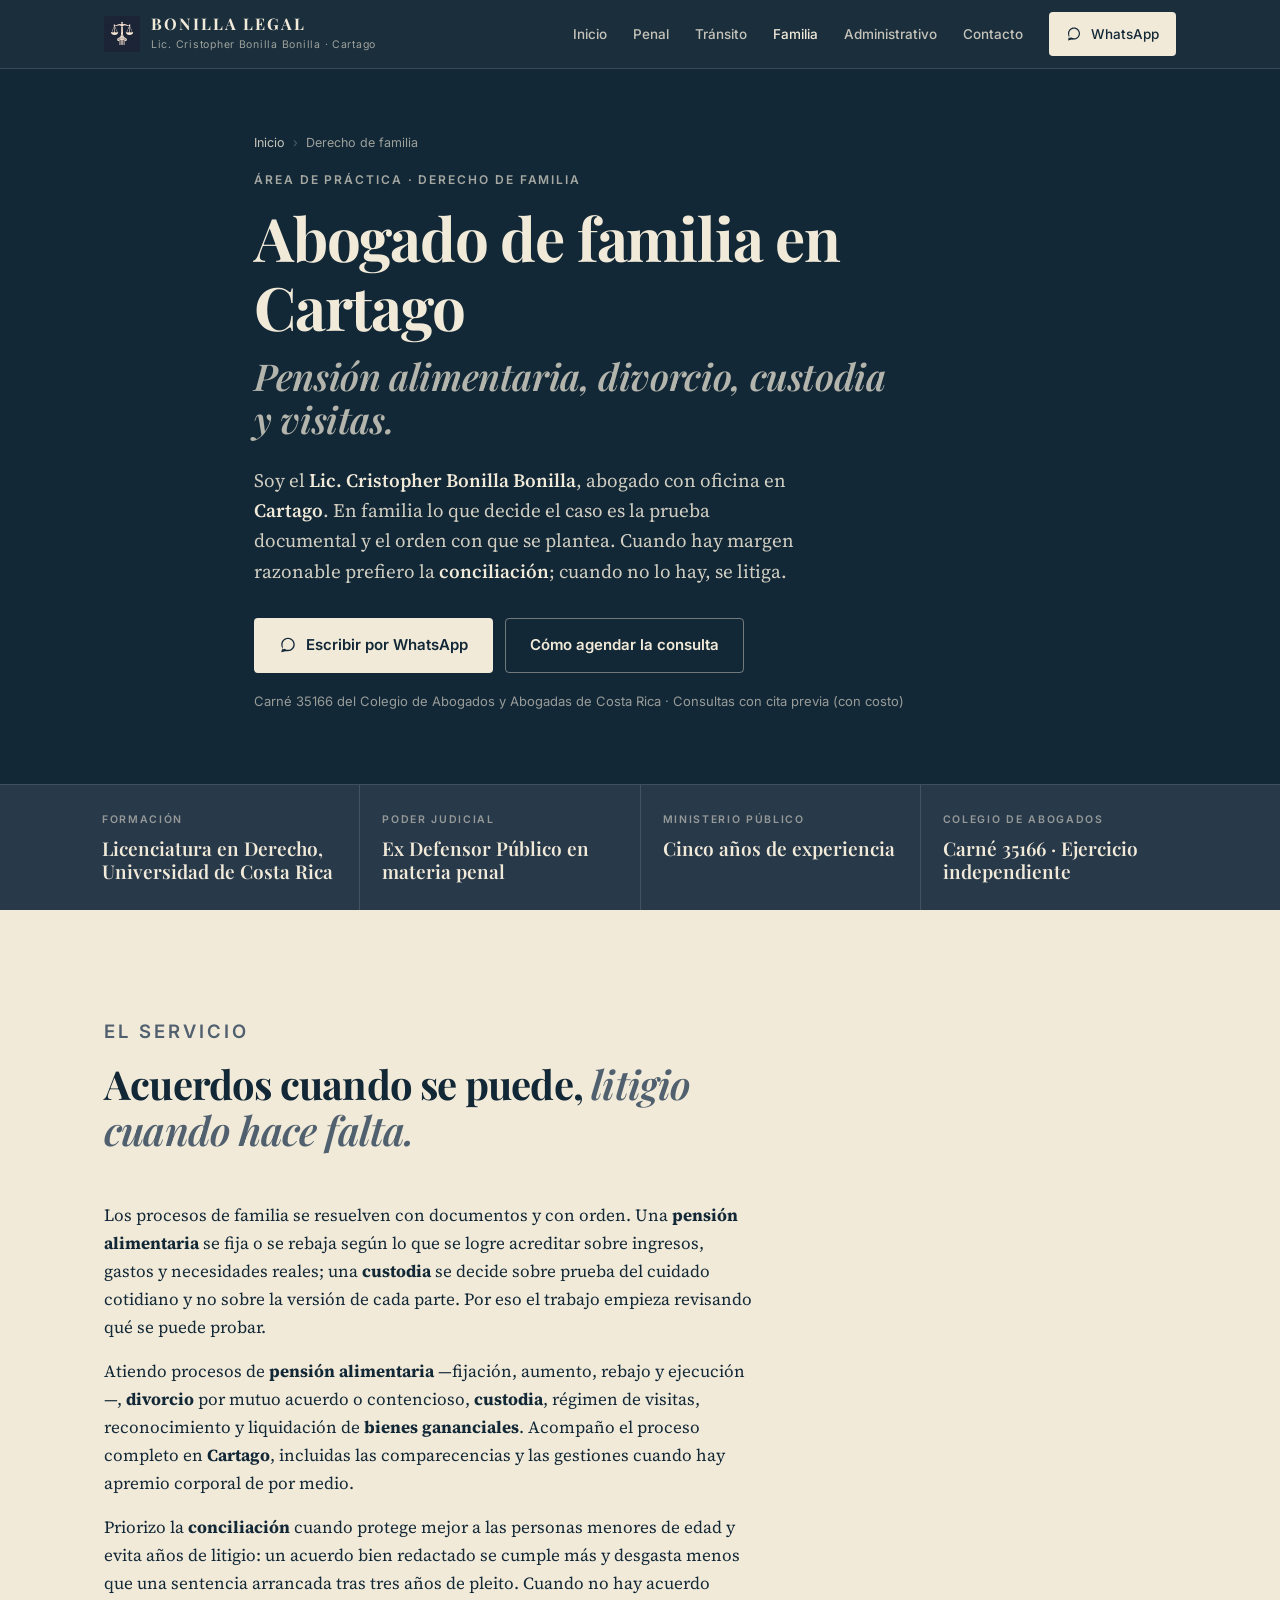
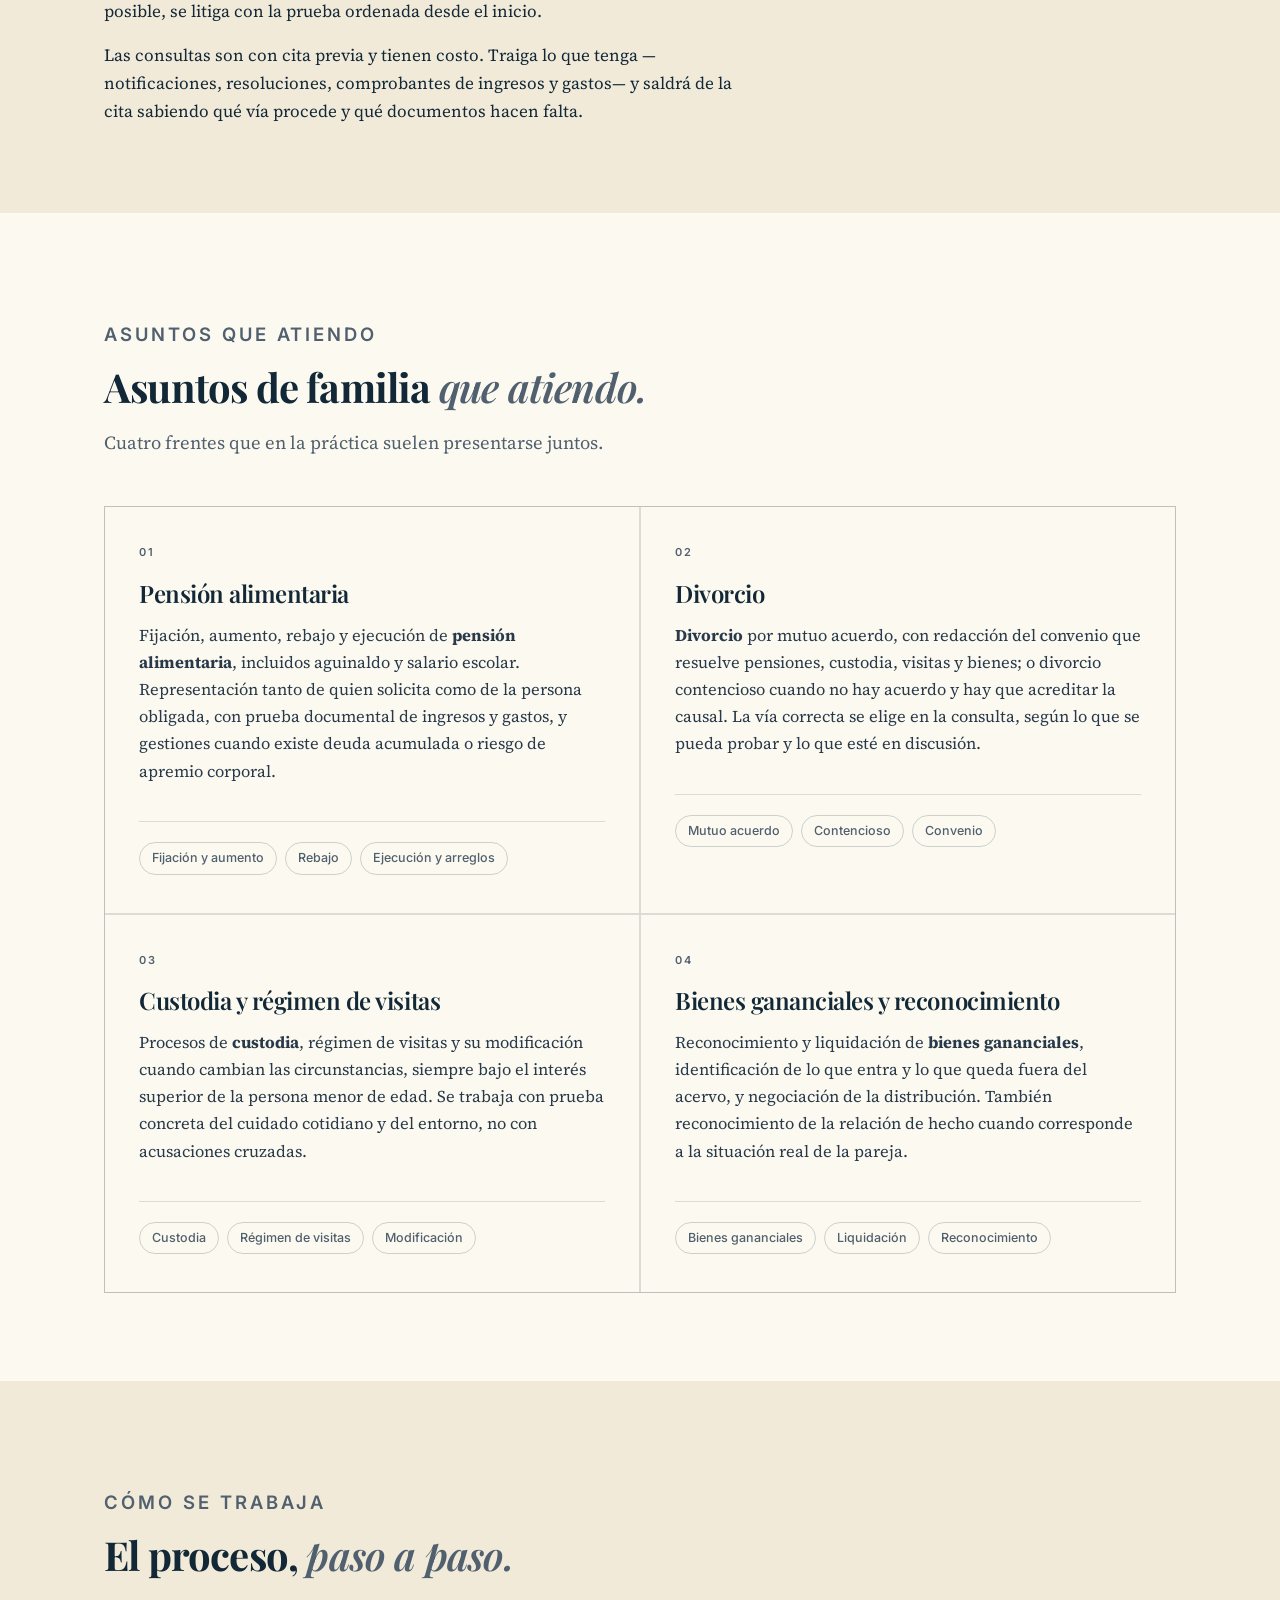
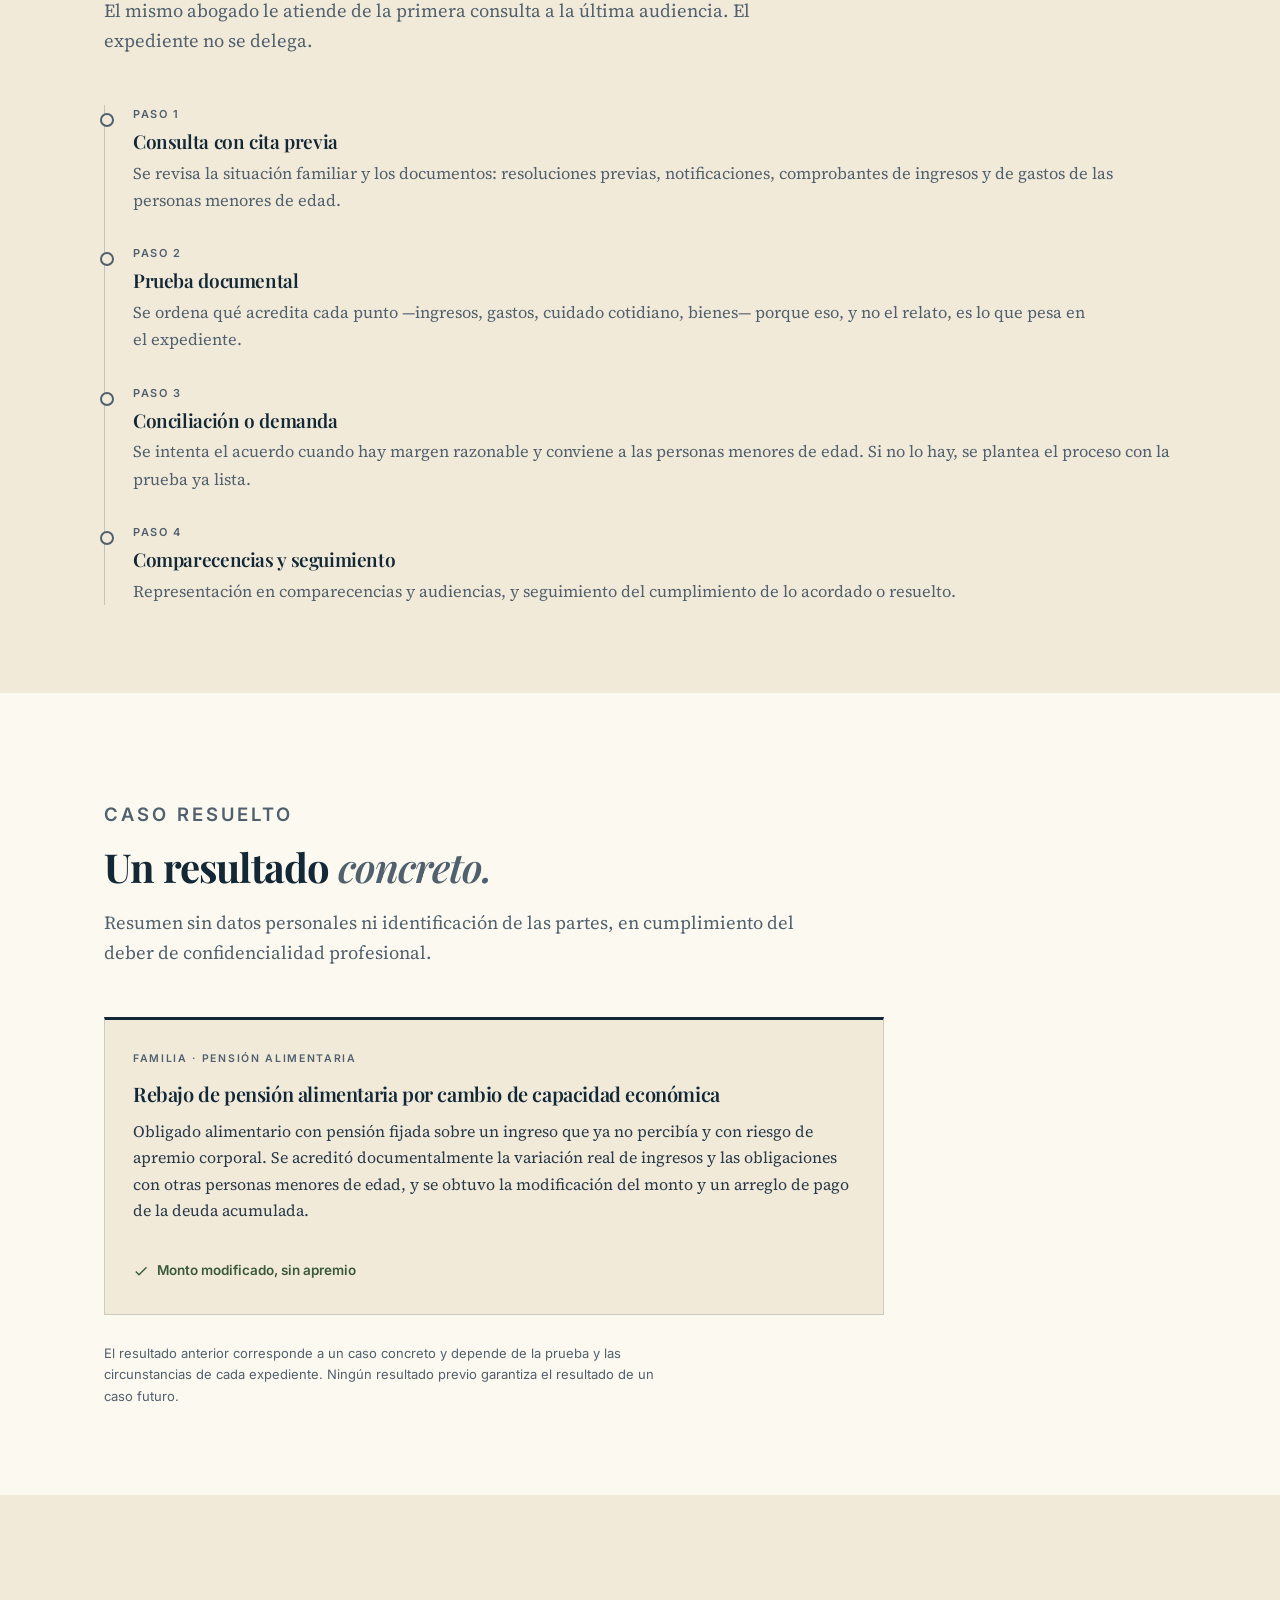
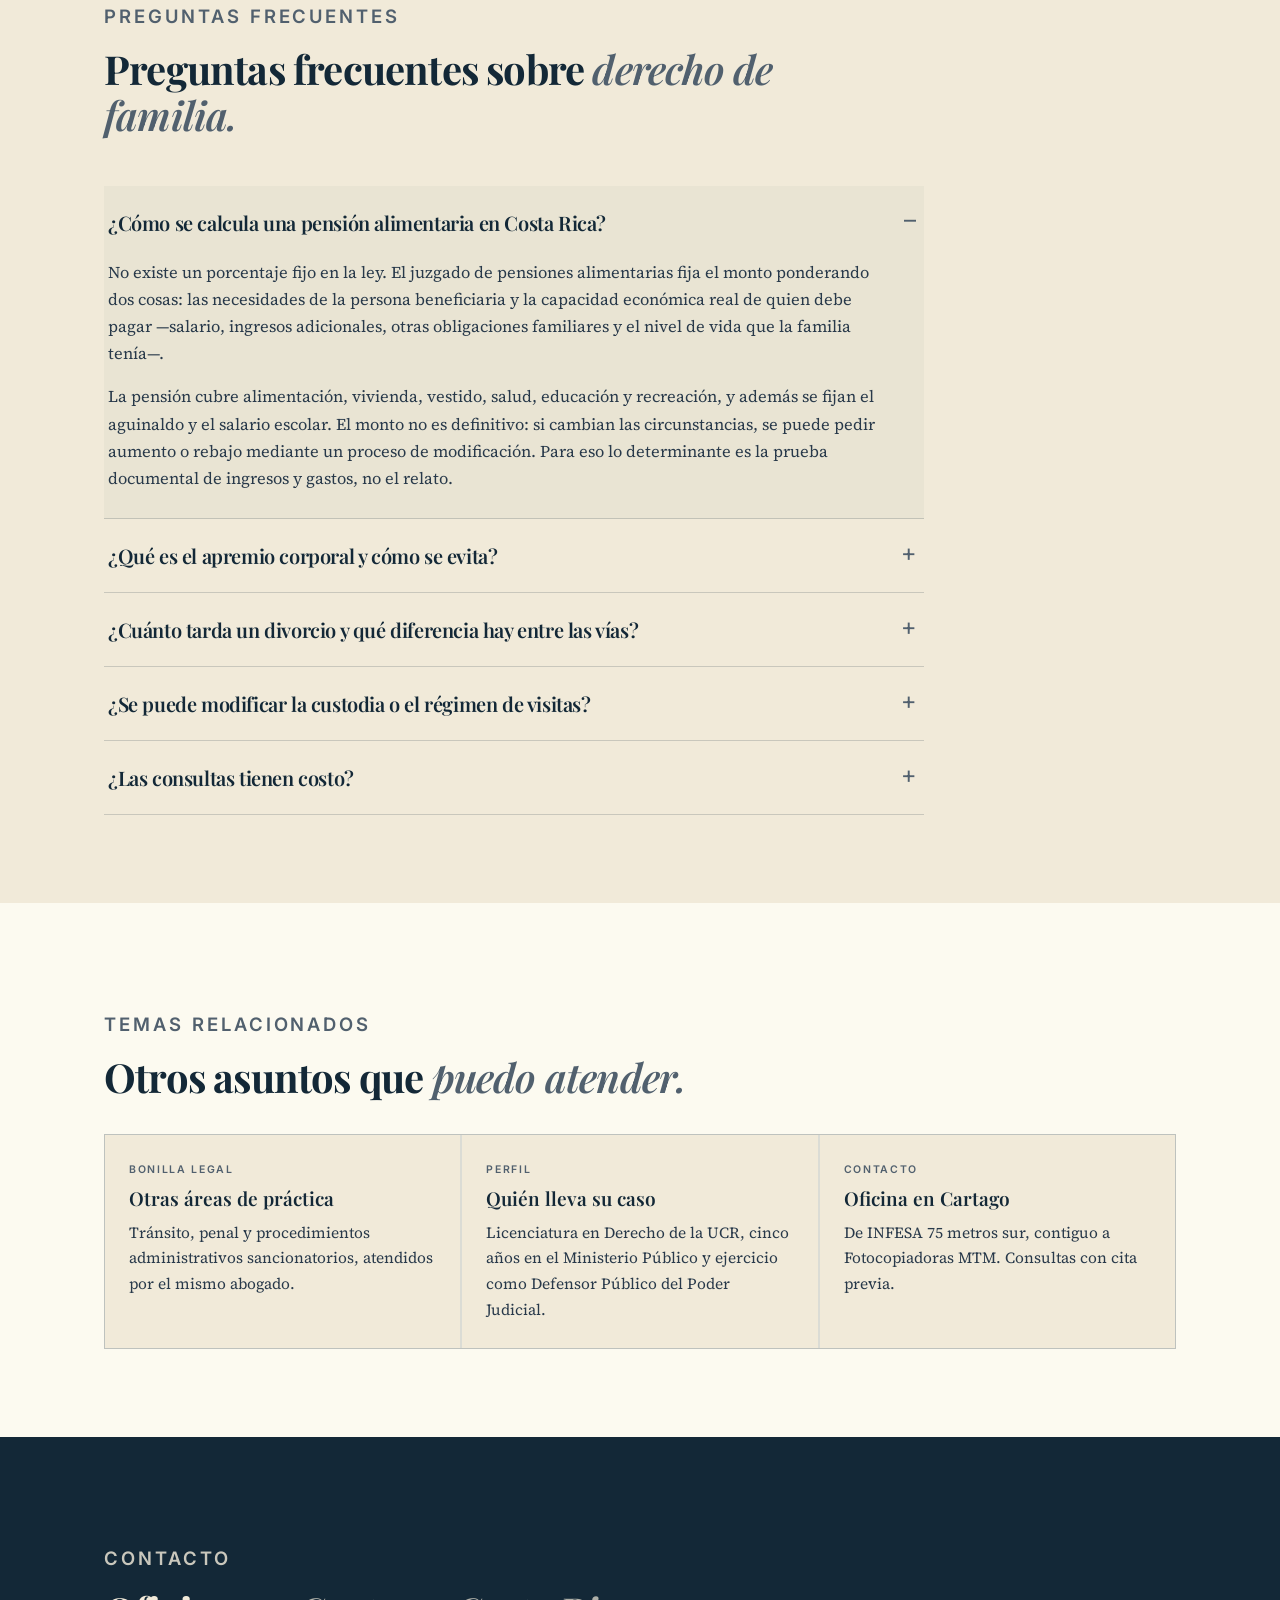
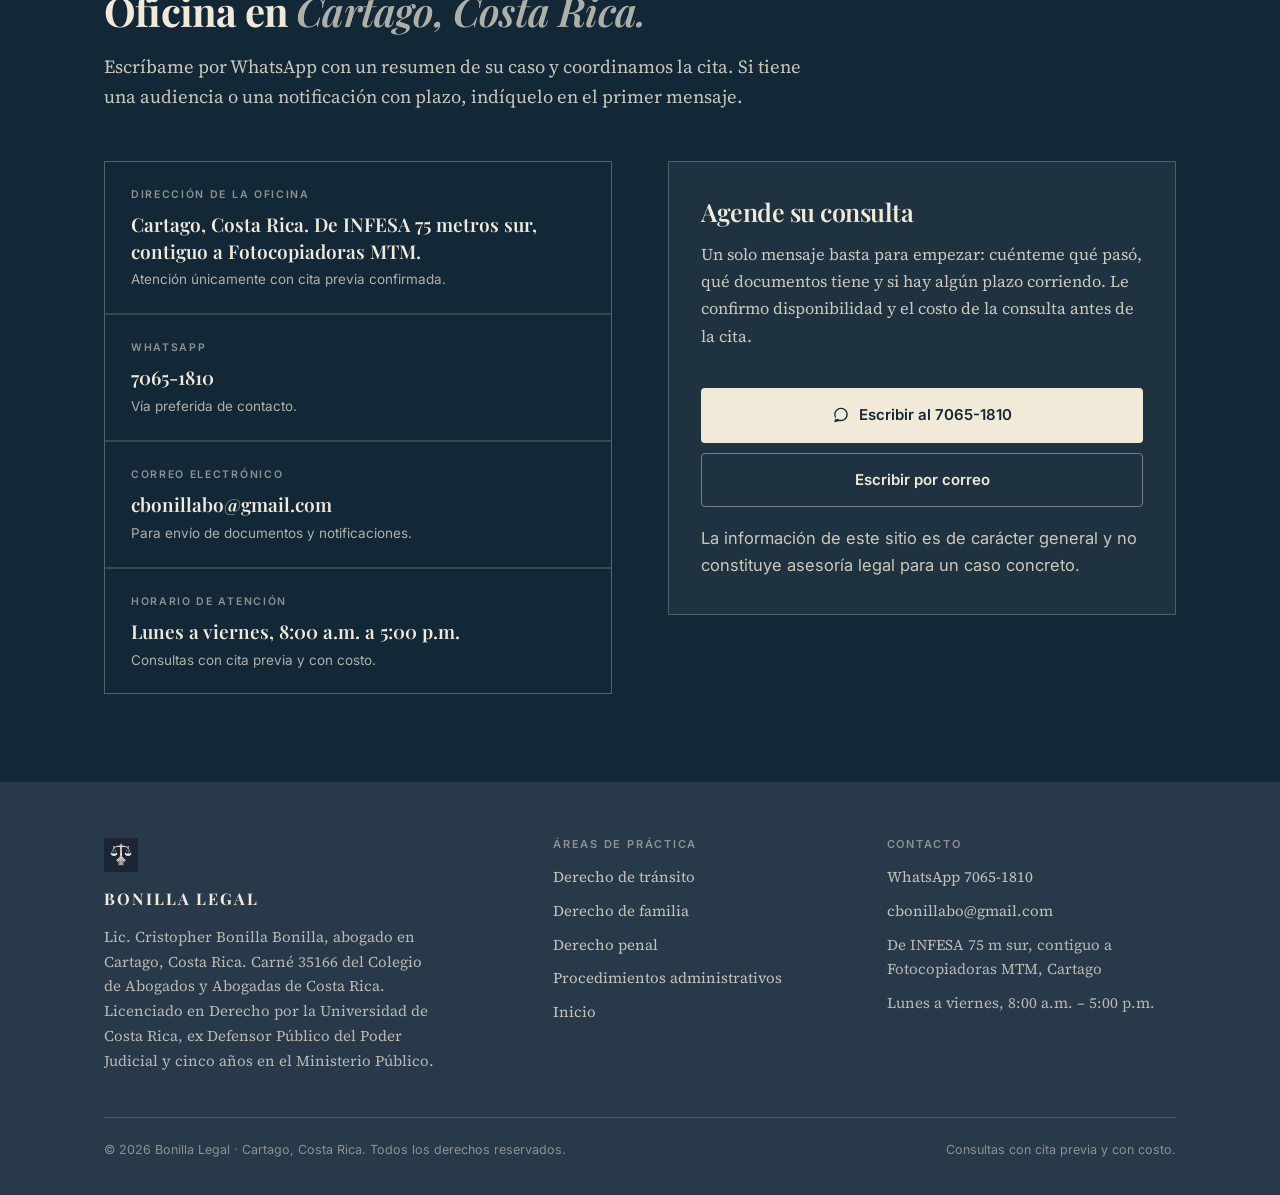
<file: familia/index.html>
<!DOCTYPE html>
<html lang="es-CR">
<head>
<meta charset="UTF-8">
<meta name="viewport" content="width=device-width,initial-scale=1">
<title>Abogado de Familia en Cartago | Pensión Alimentaria y Divorcio — Bonilla Legal</title>
<meta name="description" content="Abogado de familia en Cartago, Costa Rica: pensión alimentaria, divorcio, custodia, régimen de visitas y bienes gananciales. Conciliación y litigio. WhatsApp 7065-1810.">
<meta name="author" content="Lic. Cristopher Bonilla Bonilla">
<meta name="robots" content="index,follow,max-image-preview:large">
<meta name="geo.region" content="CR-C">
<meta name="geo.placename" content="Cartago, Costa Rica">
<link rel="canonical" href="https://bonillalegal.site/familia/">
<meta property="og:type" content="website">
<meta property="og:locale" content="es_CR">
<meta property="og:site_name" content="Bonilla Legal">
<meta property="og:title" content="Abogado de familia en Cartago | Bonilla Legal">
<meta property="og:description" content="Abogado de familia en Cartago, Costa Rica: pensión alimentaria, divorcio, custodia, régimen de visitas y bienes gananciales. Conciliación y litigio. WhatsApp 7065-1810.">
<meta property="og:url" content="https://bonillalegal.site/familia/">
<meta property="og:image" content="https://bonillalegal.site/og-image.png">
<meta property="og:image:width" content="1200">
<meta property="og:image:height" content="630">
<meta property="og:image:type" content="image/png">
<meta property="og:image:alt" content="Bonilla Legal — Abogado en Cartago, Costa Rica. Lic. Cristopher Bonilla Bonilla.">
<meta name="twitter:card" content="summary_large_image">
<meta name="twitter:title" content="Abogado de familia en Cartago | Bonilla Legal">
<meta name="twitter:description" content="Abogado de familia en Cartago, Costa Rica: pensión alimentaria, divorcio, custodia, régimen de visitas y bienes gananciales. Conciliación y litigio. WhatsApp 7065-1810.">
<meta name="twitter:image" content="https://bonillalegal.site/og-image.png">
<meta name="theme-color" content="#132837">
<link rel="icon" href="../assets/favicon.png">
<link rel="apple-touch-icon" href="../assets/favicon.png">
<link rel="preconnect" href="https://fonts.googleapis.com">
<link rel="preconnect" href="https://fonts.gstatic.com" crossorigin>
<link rel="stylesheet" href="https://fonts.googleapis.com/css2?family=Playfair+Display:wght@600;700;800&family=Source+Serif+4:ital,wght@0,400;0,600;1,400&family=Inter:wght@400;500;600&display=swap">
<link rel="stylesheet" href="../assets/styles.css">
<script type="application/ld+json">
{"@context":"https://schema.org","@graph":[{"@type":["LegalService","Attorney"],"@id":"https://bonillalegal.site/#despacho","name":"Bonilla Legal","url":"https://bonillalegal.site/","image":"https://bonillalegal.site/og-image.png","telephone":"+506-7065-1810","email":"cbonillabo@gmail.com","priceRange":"Consulta con cita previa (con costo)","address":{"@type":"PostalAddress","streetAddress":"De INFESA 75 metros sur, contiguo a Fotocopiadoras MTM","addressLocality":"Cartago","addressRegion":"Provincia de Cartago","addressCountry":"CR"},"areaServed":[{"@type":"City","name":"Cartago"},{"@type":"Country","name":"Costa Rica"}],"founder":{"@id":"https://bonillalegal.site/#abogado"},"employee":{"@id":"https://bonillalegal.site/#abogado"},"knowsLanguage":"es"},{"@type":"Person","@id":"https://bonillalegal.site/#abogado","name":"Cristopher Bonilla Bonilla","honorificPrefix":"Lic.","jobTitle":"Abogado","identifier":{"@type":"PropertyValue","name":"Carné del Colegio de Abogados y Abogadas de Costa Rica","value":"35166"},"alumniOf":{"@type":"CollegeOrUniversity","name":"Universidad de Costa Rica"},"memberOf":{"@type":"Organization","name":"Colegio de Abogados y Abogadas de Costa Rica"},"worksFor":{"@id":"https://bonillalegal.site/#despacho"},"workLocation":{"@type":"Place","address":{"@type":"PostalAddress","addressLocality":"Cartago","addressCountry":"CR"}}},{"@type":"Service","@id":"https://bonillalegal.site/familia/#servicio","name":"Derecho de familia","serviceType":"Derecho de familia","description":"Pensión alimentaria, divorcio, custodia, régimen de visitas, bienes gananciales y conciliación en materia de familia. Cartago, Costa Rica.","provider":{"@id":"https://bonillalegal.site/#despacho"},"areaServed":[{"@type":"City","name":"Cartago"},{"@type":"Country","name":"Costa Rica"}],"url":"https://bonillalegal.site/familia/"},{"@type":"WebPage","@id":"https://bonillalegal.site/familia/#webpage","url":"https://bonillalegal.site/familia/","name":"Abogado de Familia en Cartago | Pensión Alimentaria y Divorcio — Bonilla Legal","description":"Abogado de familia en Cartago, Costa Rica: pensión alimentaria, divorcio, custodia, régimen de visitas y bienes gananciales. Conciliación y litigio. WhatsApp 7065-1810.","inLanguage":"es-CR","isPartOf":{"@id":"https://bonillalegal.site/#web"},"about":{"@id":"https://bonillalegal.site/familia/#servicio"},"breadcrumb":{"@id":"https://bonillalegal.site/familia/#breadcrumb"}},{"@type":"BreadcrumbList","@id":"https://bonillalegal.site/familia/#breadcrumb","itemListElement":[{"@type":"ListItem","position":1,"name":"Inicio","item":"https://bonillalegal.site/"},{"@type":"ListItem","position":2,"name":"Derecho de familia","item":"https://bonillalegal.site/familia/"}]},{"@id":"https://bonillalegal.site/familia/#faq","@type":"FAQPage","mainEntity":[{"@type":"Question","name":"¿Cómo se calcula una pensión alimentaria en Costa Rica?","acceptedAnswer":{"@type":"Answer","text":"No existe un porcentaje fijo en la ley. El juzgado de pensiones alimentarias fija el monto ponderando dos cosas: las necesidades de la persona beneficiaria y la capacidad económica real de quien debe pagar —salario, ingresos adicionales, otras obligaciones familiares y el nivel de vida que la familia tenía—. La pensión cubre alimentación, vivienda, vestido, salud, educación y recreación, y además se fijan el aguinaldo y el salario escolar. El monto no es definitivo: si cambian las circunstancias, se puede pedir aumento o rebajo mediante un proceso de modificación. Para eso lo determinante es la prueba documental de ingresos y gastos, no el relato."}},{"@type":"Question","name":"¿Qué es el apremio corporal y cómo se evita?","acceptedAnswer":{"@type":"Answer","text":"Es la orden de detención que puede dictarse contra la persona obligada cuando deja de pagar la pensión alimentaria. No es una pena por un delito: es un mecanismo de apremio que se levanta cuando la deuda se cubre o se aprueba un arreglo de pago. Lo importante es actuar antes de que se dicte. Si su capacidad económica cambió, la vía correcta es pedir el rebajo con prueba documental y, en paralelo, proponer un arreglo por lo adeudado. Esperar a la orden reduce mucho las opciones."}},{"@type":"Question","name":"¿Cuánto tarda un divorcio y qué diferencia hay entre las vías?","acceptedAnswer":{"@type":"Answer","text":"El divorcio por mutuo acuerdo es notablemente más rápido y más barato, porque las partes llevan resuelto lo esencial: pensiones, custodia, visitas y distribución de bienes. El contencioso, en cambio, exige prueba de la causal y sigue el ritmo del despacho judicial. No doy plazos fijos porque dependen del juzgado y de la complejidad del caso. Lo que sí se puede anticipar en la consulta es qué vía procede, qué documentos hacen falta y cuáles son los puntos que probablemente se van a discutir."}},{"@type":"Question","name":"¿Se puede modificar la custodia o el régimen de visitas?","acceptedAnswer":{"@type":"Answer","text":"Sí. Las decisiones sobre custodia y régimen de visitas no son inmutables: se revisan cuando cambian las circunstancias, siempre bajo el interés superior de la persona menor de edad, que es el criterio que ordena toda la materia. Lo que decide estos procesos es prueba concreta sobre el cuidado cotidiano y el entorno, no la versión de cada parte. Cuando existe margen razonable, prefiero intentar la conciliación: protege mejor a las personas menores de edad y evita años de litigio."}},{"@type":"Question","name":"¿Las consultas tienen costo?","acceptedAnswer":{"@type":"Answer","text":"Sí. Las consultas son con cita previa y tienen costo. En la cita se revisa la documentación, se explica el escenario procesal y los plazos que corren, y se entrega un presupuesto por escrito antes de asumir cualquier gestión. Para agendar, escriba por WhatsApp al 7065-1810 con un resumen breve de su situación y la fecha de cualquier notificación o audiencia pendiente."}}]}]}
</script>
</head>
<body>
<a class="skip" href="#servicio">Saltar al contenido</a>

<header class="hdr">
  <div class="wrap hdr-in">
    <a class="brand" href="../"><img src="../assets/emblema.png" alt="Emblema de Bonilla Legal" width="36" height="36"><span><b>BONILLA LEGAL</b><small>Lic. Cristopher Bonilla Bonilla · Cartago</small></span></a>
    <input class="menu-tgl" type="checkbox" id="menu" hidden>
    <label class="burger" for="menu" aria-label="Abrir menú"><span></span><span></span><span></span></label>
    <nav class="nav" aria-label="Navegación principal">
      <a href="../">Inicio</a>
      <a href="../penal/">Penal</a>
      <a href="../transito/">Tránsito</a>
      <a href="../familia/" aria-current="page">Familia</a>
      <a href="../administrativo/">Administrativo</a>
      <a href="../#contacto">Contacto</a>
      <a class="btn btn-wa btn-sm desk" href="https://wa.me/50670651810?text=Hola%2C%20Lic.%20Bonilla.%20Quisiera%20agendar%20una%20consulta%20legal." rel="noopener"><svg viewBox="0 0 32 32" aria-hidden="true"><path d="M16 3C9.373 3 4 8.373 4 15c0 2.378.694 4.59 1.886 6.452L4 29l7.737-1.857A11.946 11.946 0 0 0 16 27c6.627 0 12-5.373 12-12S22.628 3 16 3Zm0 21.6c-1.93 0-3.731-.557-5.255-1.518l-.376-.236-4.591 1.103 1.122-4.475-.244-.388A9.55 9.55 0 0 1 6.4 15c0-5.293 4.307-9.6 9.6-9.6S25.6 9.707 25.6 15s-4.306 9.6-9.6 9.6Z"/></svg>WhatsApp</a>
    </nav>
  </div>
</header>

<section class="hero hero-slim" id="top">
  <div class="wrap hero-in">
    <div>
      <p class="bc"><a href="../">Inicio</a><i>›</i>Derecho de familia</p>
      <p class="eyebrow on-dark">Área de práctica · Derecho de familia</p>
      <h1>Abogado de familia en Cartago</h1>
      <p class="hero-sub">Pensión alimentaria, divorcio, custodia y visitas.</p>
      <p class="lede">Soy el <strong>Lic. Cristopher Bonilla Bonilla</strong>, abogado con oficina en <strong>Cartago</strong>. En familia lo que decide el caso es la prueba documental y el orden con que se plantea. Cuando hay margen razonable prefiero la <strong>conciliación</strong>; cuando no lo hay, se litiga.</p>
      <div class="hero-cta">
        <a class="btn btn-wa" href="https://wa.me/50670651810?text=Hola%2C%20Lic.%20Bonilla.%20Quisiera%20agendar%20una%20consulta%20legal%20sobre%20un%20asunto%20de%20familia." rel="noopener"><svg viewBox="0 0 32 32" aria-hidden="true"><path d="M16 3C9.373 3 4 8.373 4 15c0 2.378.694 4.59 1.886 6.452L4 29l7.737-1.857A11.946 11.946 0 0 0 16 27c6.627 0 12-5.373 12-12S22.628 3 16 3Zm0 21.6c-1.93 0-3.731-.557-5.255-1.518l-.376-.236-4.591 1.103 1.122-4.475-.244-.388A9.55 9.55 0 0 1 6.4 15c0-5.293 4.307-9.6 9.6-9.6S25.6 9.707 25.6 15s-4.306 9.6-9.6 9.6Z"/></svg>Escribir por WhatsApp</a>
        <a class="btn btn-ghost" href="#contacto">Cómo agendar la consulta</a>
      </div>
      <p class="hero-note">Carné 35166 del Colegio de Abogados y Abogadas de Costa Rica · Consultas con cita previa (con costo)</p>
    </div>
  </div>
</section>

<div class="creds">
  <div class="wrap" style="padding:0">
    <div class="creds-grid">
      <div class="cred"><div class="k">Formación</div><div class="v">Licenciatura en Derecho, Universidad de Costa Rica</div></div>
      <div class="cred"><div class="k">Poder Judicial</div><div class="v">Ex Defensor Público en materia penal</div></div>
      <div class="cred"><div class="k">Ministerio Público</div><div class="v">Cinco años de experiencia</div></div>
      <div class="cred"><div class="k">Colegio de Abogados</div><div class="v">Carné 35166 · Ejercicio independiente</div></div>
    </div>
  </div>
</div>

<main>
<section class="sec " id="servicio">
  <div class="wrap">
    <div class="sec-head">
      <p class="eyebrow">El servicio</p>
      <h2>Acuerdos cuando se puede, <em>litigio cuando hace falta.</em></h2>
    </div>
    <div class="prose">
      <p>Los procesos de familia se resuelven con documentos y con orden. Una <strong>pensión alimentaria</strong> se fija o se rebaja según lo que se logre acreditar sobre ingresos, gastos y necesidades reales; una <strong>custodia</strong> se decide sobre prueba del cuidado cotidiano y no sobre la versión de cada parte. Por eso el trabajo empieza revisando qué se puede probar.</p>
      <p>Atiendo procesos de <strong>pensión alimentaria</strong> —fijación, aumento, rebajo y ejecución—, <strong>divorcio</strong> por mutuo acuerdo o contencioso, <strong>custodia</strong>, régimen de visitas, reconocimiento y liquidación de <strong>bienes gananciales</strong>. Acompaño el proceso completo en <strong>Cartago</strong>, incluidas las comparecencias y las gestiones cuando hay apremio corporal de por medio.</p>
      <p>Priorizo la <strong>conciliación</strong> cuando protege mejor a las personas menores de edad y evita años de litigio: un acuerdo bien redactado se cumple más y desgasta menos que una sentencia arrancada tras tres años de pleito. Cuando no hay acuerdo posible, se litiga con la prueba ordenada desde el inicio.</p>
      <p>Las consultas son con cita previa y tienen costo. Traiga lo que tenga —notificaciones, resoluciones, comprobantes de ingresos y gastos— y saldrá de la cita sabiendo qué vía procede y qué documentos hacen falta.</p>
    </div>
  </div>
</section>

<section class="sec sec-cream" id="asuntos">
  <div class="wrap">
    <div class="sec-head">
      <p class="eyebrow">Asuntos que atiendo</p>
      <h2>Asuntos de familia <em>que atiendo.</em></h2>
      <p>Cuatro frentes que en la práctica suelen presentarse juntos.</p>
    </div>
    <div class="areas">
      <article class="area">
        <div class="num">01</div>
        <h3>Pensión alimentaria</h3>
        <p>Fijación, aumento, rebajo y ejecución de <strong>pensión alimentaria</strong>, incluidos aguinaldo y salario escolar. Representación tanto de quien solicita como de la persona obligada, con prueba documental de ingresos y gastos, y gestiones cuando existe deuda acumulada o riesgo de apremio corporal.</p>
        <ul><li>Fijación y aumento</li><li>Rebajo</li><li>Ejecución y arreglos</li></ul>
      </article>
      <article class="area">
        <div class="num">02</div>
        <h3>Divorcio</h3>
        <p><strong>Divorcio</strong> por mutuo acuerdo, con redacción del convenio que resuelve pensiones, custodia, visitas y bienes; o divorcio contencioso cuando no hay acuerdo y hay que acreditar la causal. La vía correcta se elige en la consulta, según lo que se pueda probar y lo que esté en discusión.</p>
        <ul><li>Mutuo acuerdo</li><li>Contencioso</li><li>Convenio</li></ul>
      </article>
      <article class="area">
        <div class="num">03</div>
        <h3>Custodia y régimen de visitas</h3>
        <p>Procesos de <strong>custodia</strong>, régimen de visitas y su modificación cuando cambian las circunstancias, siempre bajo el interés superior de la persona menor de edad. Se trabaja con prueba concreta del cuidado cotidiano y del entorno, no con acusaciones cruzadas.</p>
        <ul><li>Custodia</li><li>Régimen de visitas</li><li>Modificación</li></ul>
      </article>
      <article class="area">
        <div class="num">04</div>
        <h3>Bienes gananciales y reconocimiento</h3>
        <p>Reconocimiento y liquidación de <strong>bienes gananciales</strong>, identificación de lo que entra y lo que queda fuera del acervo, y negociación de la distribución. También reconocimiento de la relación de hecho cuando corresponde a la situación real de la pareja.</p>
        <ul><li>Bienes gananciales</li><li>Liquidación</li><li>Reconocimiento</li></ul>
      </article>
    </div>
  </div>
</section>

<section class="sec " id="proceso">
  <div class="wrap">
    <div class="sec-head">
      <p class="eyebrow">Cómo se trabaja</p>
      <h2>El proceso, <em>paso a paso.</em></h2>
      <p>El mismo abogado le atiende de la primera consulta a la última audiencia. El expediente no se delega.</p>
    </div>
    <ol class="track" style="margin-top:0">
      <li><div class="yr">Paso 1</div><h3>Consulta con cita previa</h3><p>Se revisa la situación familiar y los documentos: resoluciones previas, notificaciones, comprobantes de ingresos y de gastos de las personas menores de edad.</p></li>
      <li><div class="yr">Paso 2</div><h3>Prueba documental</h3><p>Se ordena qué acredita cada punto —ingresos, gastos, cuidado cotidiano, bienes— porque eso, y no el relato, es lo que pesa en el expediente.</p></li>
      <li><div class="yr">Paso 3</div><h3>Conciliación o demanda</h3><p>Se intenta el acuerdo cuando hay margen razonable y conviene a las personas menores de edad. Si no lo hay, se plantea el proceso con la prueba ya lista.</p></li>
      <li><div class="yr">Paso 4</div><h3>Comparecencias y seguimiento</h3><p>Representación en comparecencias y audiencias, y seguimiento del cumplimiento de lo acordado o resuelto.</p></li>
    </ol>
  </div>
</section>

<section class="sec sec-cream" id="caso">
  <div class="wrap">
    <div class="sec-head">
      <p class="eyebrow">Caso resuelto</p>
      <h2>Un resultado <em>concreto.</em></h2>
      <p>Resumen sin datos personales ni identificación de las partes, en cumplimiento del deber de confidencialidad profesional.</p>
    </div>
    <article class="case one-case">
      <div class="tag">Familia · Pensión alimentaria</div>
      <h3>Rebajo de pensión alimentaria por cambio de capacidad económica</h3>
      <p>Obligado alimentario con pensión fijada sobre un ingreso que ya no percibía y con riesgo de apremio corporal. Se acreditó documentalmente la variación real de ingresos y las obligaciones con otras personas menores de edad, y se obtuvo la modificación del monto y un arreglo de pago de la deuda acumulada.</p>
      <div class="out"><svg viewBox="0 0 24 24" aria-hidden="true"><path d="M9 16.2 4.8 12l-1.4 1.4L9 19 21 7l-1.4-1.4z"/></svg>Monto modificado, sin apremio</div>
    </article>
    <p class="disc">El resultado anterior corresponde a un caso concreto y depende de la prueba y las circunstancias de cada expediente. Ningún resultado previo garantiza el resultado de un caso futuro.</p>
  </div>
</section>

<section class="sec " id="preguntas">
  <div class="wrap">
    <div class="sec-head">
      <p class="eyebrow">Preguntas frecuentes</p>
      <h2>Preguntas frecuentes sobre <em>derecho de familia.</em></h2>
    </div>
    <div class="faq">
      <details open>
        <summary><h3>¿Cómo se calcula una pensión alimentaria en Costa Rica?</h3></summary>
        <div class="ans">
          <p>No existe un porcentaje fijo en la ley. El juzgado de pensiones alimentarias fija el monto ponderando dos cosas: las necesidades de la persona beneficiaria y la capacidad económica real de quien debe pagar —salario, ingresos adicionales, otras obligaciones familiares y el nivel de vida que la familia tenía—.</p>
          <p>La pensión cubre alimentación, vivienda, vestido, salud, educación y recreación, y además se fijan el aguinaldo y el salario escolar. El monto no es definitivo: si cambian las circunstancias, se puede pedir aumento o rebajo mediante un proceso de modificación. Para eso lo determinante es la prueba documental de ingresos y gastos, no el relato.</p>
        </div>
      </details>
      <details>
        <summary><h3>¿Qué es el apremio corporal y cómo se evita?</h3></summary>
        <div class="ans">
          <p>Es la orden de detención que puede dictarse contra la persona obligada cuando deja de pagar la pensión alimentaria. No es una pena por un delito: es un mecanismo de apremio que se levanta cuando la deuda se cubre o se aprueba un arreglo de pago.</p>
          <p>Lo importante es actuar antes de que se dicte. Si su capacidad económica cambió, la vía correcta es pedir el rebajo con prueba documental y, en paralelo, proponer un arreglo por lo adeudado. Esperar a la orden reduce mucho las opciones.</p>
        </div>
      </details>
      <details>
        <summary><h3>¿Cuánto tarda un divorcio y qué diferencia hay entre las vías?</h3></summary>
        <div class="ans">
          <p>El divorcio por mutuo acuerdo es notablemente más rápido y más barato, porque las partes llevan resuelto lo esencial: pensiones, custodia, visitas y distribución de bienes. El contencioso, en cambio, exige prueba de la causal y sigue el ritmo del despacho judicial.</p>
          <p>No doy plazos fijos porque dependen del juzgado y de la complejidad del caso. Lo que sí se puede anticipar en la consulta es qué vía procede, qué documentos hacen falta y cuáles son los puntos que probablemente se van a discutir.</p>
        </div>
      </details>
      <details>
        <summary><h3>¿Se puede modificar la custodia o el régimen de visitas?</h3></summary>
        <div class="ans">
          <p>Sí. Las decisiones sobre custodia y régimen de visitas no son inmutables: se revisan cuando cambian las circunstancias, siempre bajo el interés superior de la persona menor de edad, que es el criterio que ordena toda la materia.</p>
          <p>Lo que decide estos procesos es prueba concreta sobre el cuidado cotidiano y el entorno, no la versión de cada parte. Cuando existe margen razonable, prefiero intentar la conciliación: protege mejor a las personas menores de edad y evita años de litigio.</p>
        </div>
      </details>
      <details>
        <summary><h3>¿Las consultas tienen costo?</h3></summary>
        <div class="ans">
          <p>Sí. Las consultas son con cita previa y tienen costo. En la cita se revisa la documentación, se explica el escenario procesal y los plazos que corren, y se entrega un presupuesto por escrito antes de asumir cualquier gestión.</p>
          <p>Para agendar, escriba por WhatsApp al <a href="https://wa.me/50670651810?text=Hola%2C%20Lic.%20Bonilla.%20Quisiera%20agendar%20una%20consulta%20legal." rel="noopener">7065-1810</a> con un resumen breve de su situación y la fecha de cualquier notificación o audiencia pendiente.</p>
        </div>
      </details>
    </div>
  </div>
</section>

<section class="sec sec-cream" id="relacionados">
  <div class="wrap">
    <div class="sec-head" style="margin-bottom:34px">
      <p class="eyebrow">Temas relacionados</p>
      <h2>Otros asuntos que <em>puedo atender.</em></h2>
    </div>
    <div class="rel">
      <a href="../#areas"><span class="k">Bonilla Legal</span><span class="t">Otras áreas de práctica</span><span class="d">Tránsito, penal y procedimientos administrativos sancionatorios, atendidos por el mismo abogado.</span></a>
      <a href="../#perfil"><span class="k">Perfil</span><span class="t">Quién lleva su caso</span><span class="d">Licenciatura en Derecho de la UCR, cinco años en el Ministerio Público y ejercicio como Defensor Público del Poder Judicial.</span></a>
      <a href="../#contacto"><span class="k">Contacto</span><span class="t">Oficina en Cartago</span><span class="d">De INFESA 75 metros sur, contiguo a Fotocopiadoras MTM. Consultas con cita previa.</span></a>
    </div>
  </div>
</section>
<section class="sec sec-navy" id="contacto">
  <div class="wrap">
    <div class="sec-head">
      <p class="eyebrow on-dark">Contacto</p>
      <h2>Oficina en <em>Cartago, Costa Rica.</em></h2>
      <p>Escríbame por WhatsApp con un resumen de su caso y coordinamos la cita. Si tiene una audiencia o una notificación con plazo, indíquelo en el primer mensaje.</p>
    </div>
    <div class="ct">
      <ul class="ct-list">
        <li><div class="k">Dirección de la oficina</div><div class="v">Cartago, Costa Rica. De INFESA 75 metros sur, contiguo a Fotocopiadoras MTM.<small>Atención únicamente con cita previa confirmada.</small></div></li>
        <li><div class="k">WhatsApp</div><div class="v"><a href="https://wa.me/50670651810?text=Hola%2C%20Lic.%20Bonilla.%20Quisiera%20agendar%20una%20consulta%20legal." rel="noopener">7065-1810</a><small>Vía preferida de contacto.</small></div></li>
        <li><div class="k">Correo electrónico</div><div class="v"><a href="mailto:cbonillabo@gmail.com">cbonillabo@gmail.com</a><small>Para envío de documentos y notificaciones.</small></div></li>
        <li><div class="k">Horario de atención</div><div class="v">Lunes a viernes, 8:00 a.m. a 5:00 p.m.<small>Consultas con cita previa y con costo.</small></div></li>
      </ul>
      <div class="ct-cta">
        <h3>Agende su consulta</h3>
        <p>Un solo mensaje basta para empezar: cuénteme qué pasó, qué documentos tiene y si hay algún plazo corriendo. Le confirmo disponibilidad y el costo de la consulta antes de la cita.</p>
        <a class="btn btn-wa" href="https://wa.me/50670651810?text=Hola%2C%20Lic.%20Bonilla.%20Quisiera%20agendar%20una%20consulta%20legal%20sobre%20un%20asunto%20de%20familia." rel="noopener"><svg viewBox="0 0 32 32" aria-hidden="true"><path d="M16 3C9.373 3 4 8.373 4 15c0 2.378.694 4.59 1.886 6.452L4 29l7.737-1.857A11.946 11.946 0 0 0 16 27c6.627 0 12-5.373 12-12S22.628 3 16 3Zm0 21.6c-1.93 0-3.731-.557-5.255-1.518l-.376-.236-4.591 1.103 1.122-4.475-.244-.388A9.55 9.55 0 0 1 6.4 15c0-5.293 4.307-9.6 9.6-9.6S25.6 9.707 25.6 15s-4.306 9.6-9.6 9.6Z"/></svg>Escribir al 7065-1810</a>
        <a class="btn btn-ghost" href="mailto:cbonillabo@gmail.com" style="width:100%;margin-top:10px">Escribir por correo</a>
        <p class="ct-fine">La información de este sitio es de carácter general y no constituye asesoría legal para un caso concreto.</p>
      </div>
    </div>
  </div>
</section>
</main>

<footer class="ftr">
  <div class="wrap">
    <div class="ftr-grid">
      <div>
        <img src="../assets/emblema.png" alt="Emblema de Bonilla Legal" width="34" height="34" loading="lazy">
        <div class="nm">BONILLA LEGAL</div>
        <p style="max-width:42ch">Lic. Cristopher Bonilla Bonilla, abogado en Cartago, Costa Rica. Carné 35166 del Colegio de Abogados y Abogadas de Costa Rica. Licenciado en Derecho por la Universidad de Costa Rica, ex Defensor Público del Poder Judicial y cinco años en el Ministerio Público.</p>
      </div>
      <div>
        <h4>Áreas de práctica</h4>
        <ul>
          <li><a href="../transito/">Derecho de tránsito</a></li>
          <li><a href="../familia/">Derecho de familia</a></li>
          <li><a href="../penal/">Derecho penal</a></li>
          <li><a href="../administrativo/">Procedimientos administrativos</a></li>
          <li><a href="../">Inicio</a></li>
        </ul>
      </div>
      <div>
        <h4>Contacto</h4>
        <ul>
          <li><a href="https://wa.me/50670651810?text=Hola%2C%20Lic.%20Bonilla.%20Quisiera%20agendar%20una%20consulta%20legal." rel="noopener">WhatsApp 7065-1810</a></li>
          <li><a href="mailto:cbonillabo@gmail.com">cbonillabo@gmail.com</a></li>
          <li>De INFESA 75 m sur, contiguo a Fotocopiadoras MTM, Cartago</li>
          <li>Lunes a viernes, 8:00 a.m. – 5:00 p.m.</li>
        </ul>
      </div>
    </div>
    <div class="ftr-btm"><span>© 2026 Bonilla Legal · Cartago, Costa Rica. Todos los derechos reservados.</span><span>Consultas con cita previa y con costo.</span></div>
  </div>
</footer>

<a class="wa-float" href="https://wa.me/50670651810?text=Hola%2C%20Lic.%20Bonilla.%20Quisiera%20agendar%20una%20consulta%20legal." rel="noopener" aria-label="Escribir por WhatsApp al 7065-1810"><svg viewBox="0 0 32 32" aria-hidden="true"><path d="M16 3C9.373 3 4 8.373 4 15c0 2.378.694 4.59 1.886 6.452L4 29l7.737-1.857A11.946 11.946 0 0 0 16 27c6.627 0 12-5.373 12-12S22.628 3 16 3Zm0 21.6c-1.93 0-3.731-.557-5.255-1.518l-.376-.236-4.591 1.103 1.122-4.475-.244-.388A9.55 9.55 0 0 1 6.4 15c0-5.293 4.307-9.6 9.6-9.6S25.6 9.707 25.6 15s-4.306 9.6-9.6 9.6Z"/></svg></a>
</body>
</html>
</file>
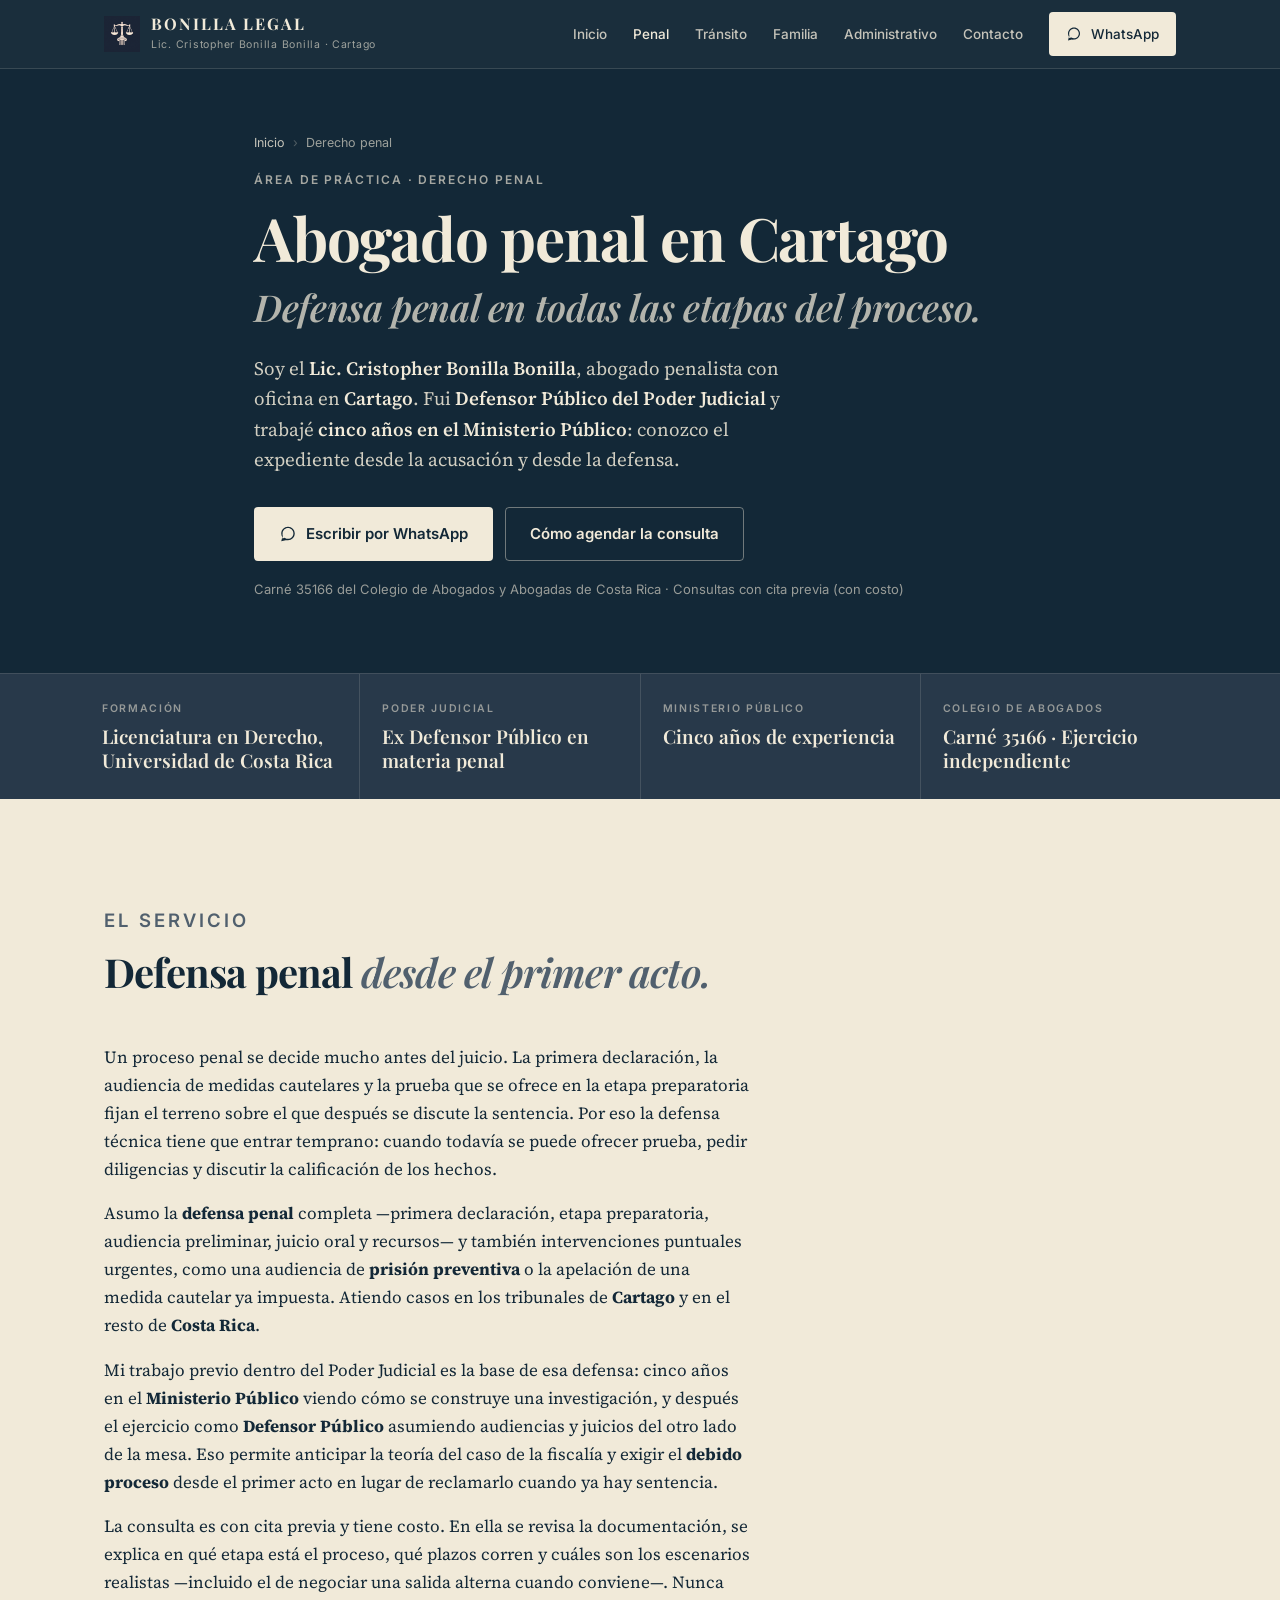
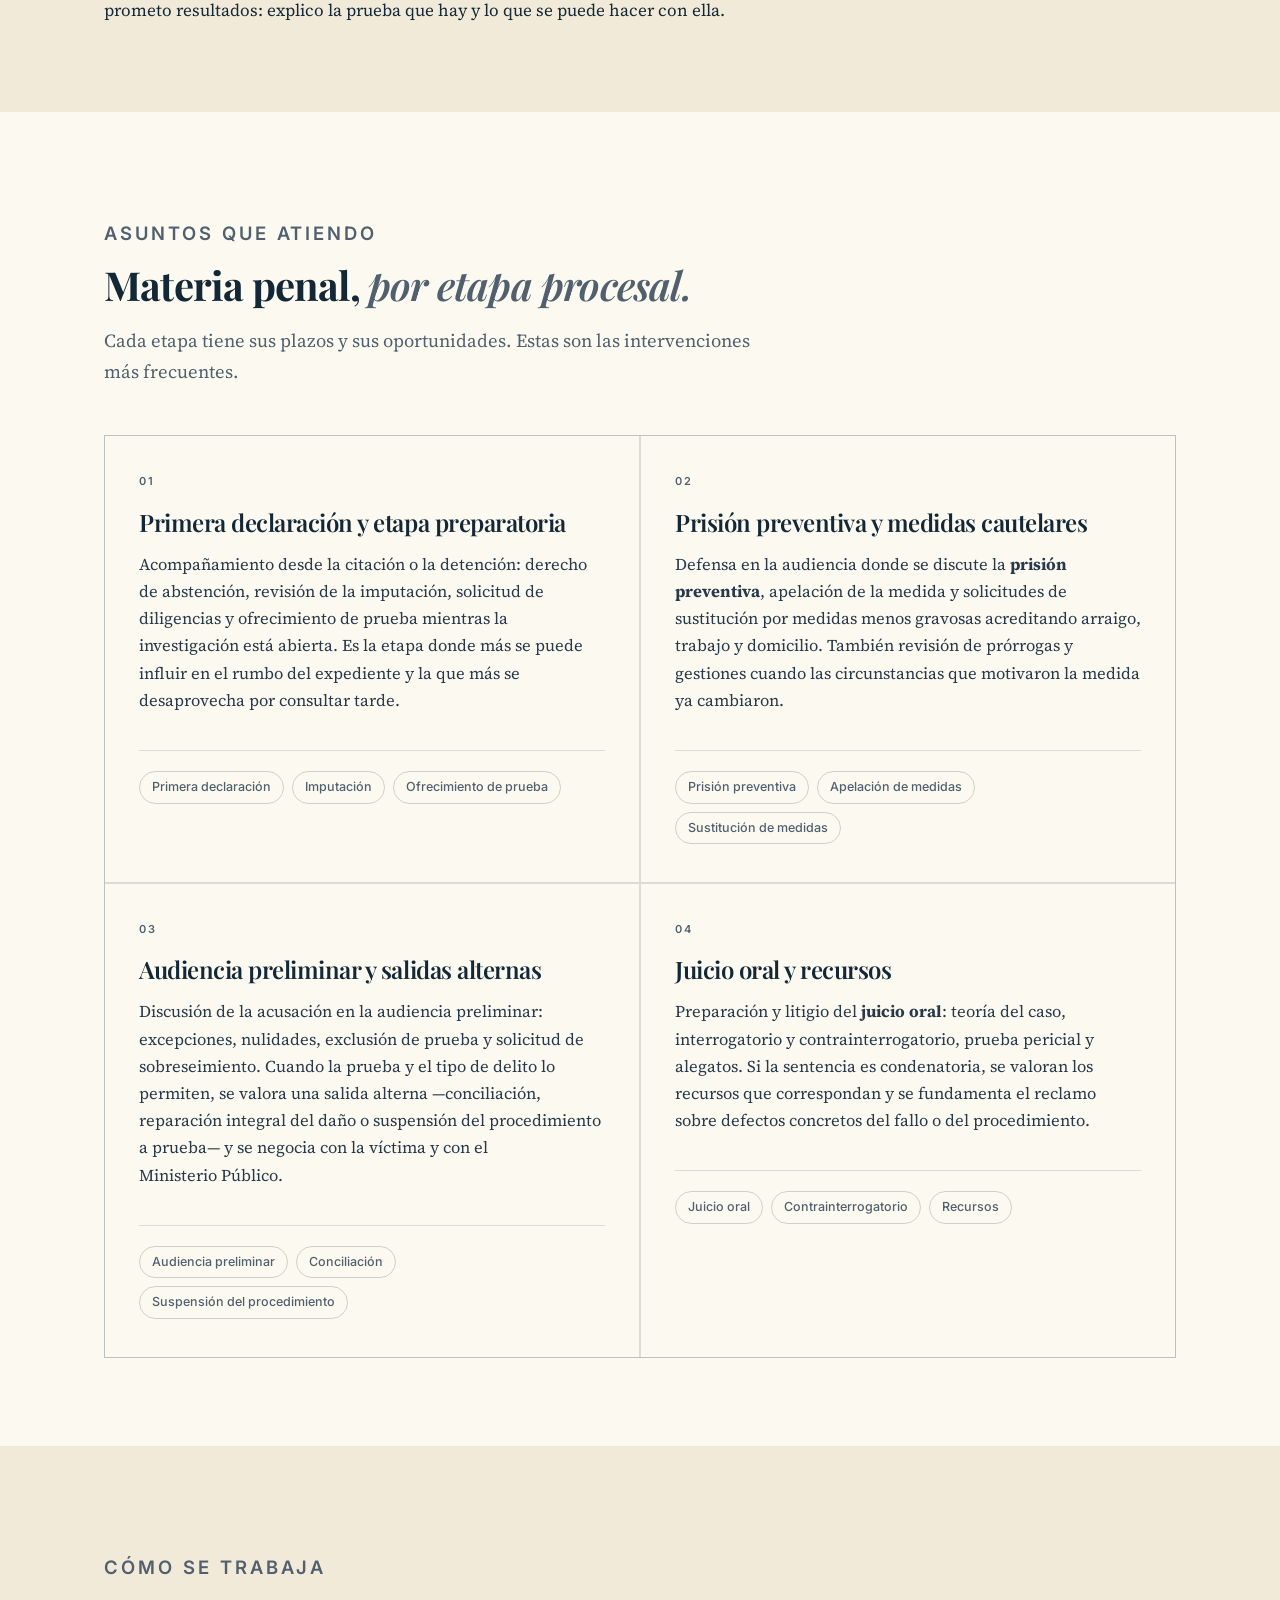
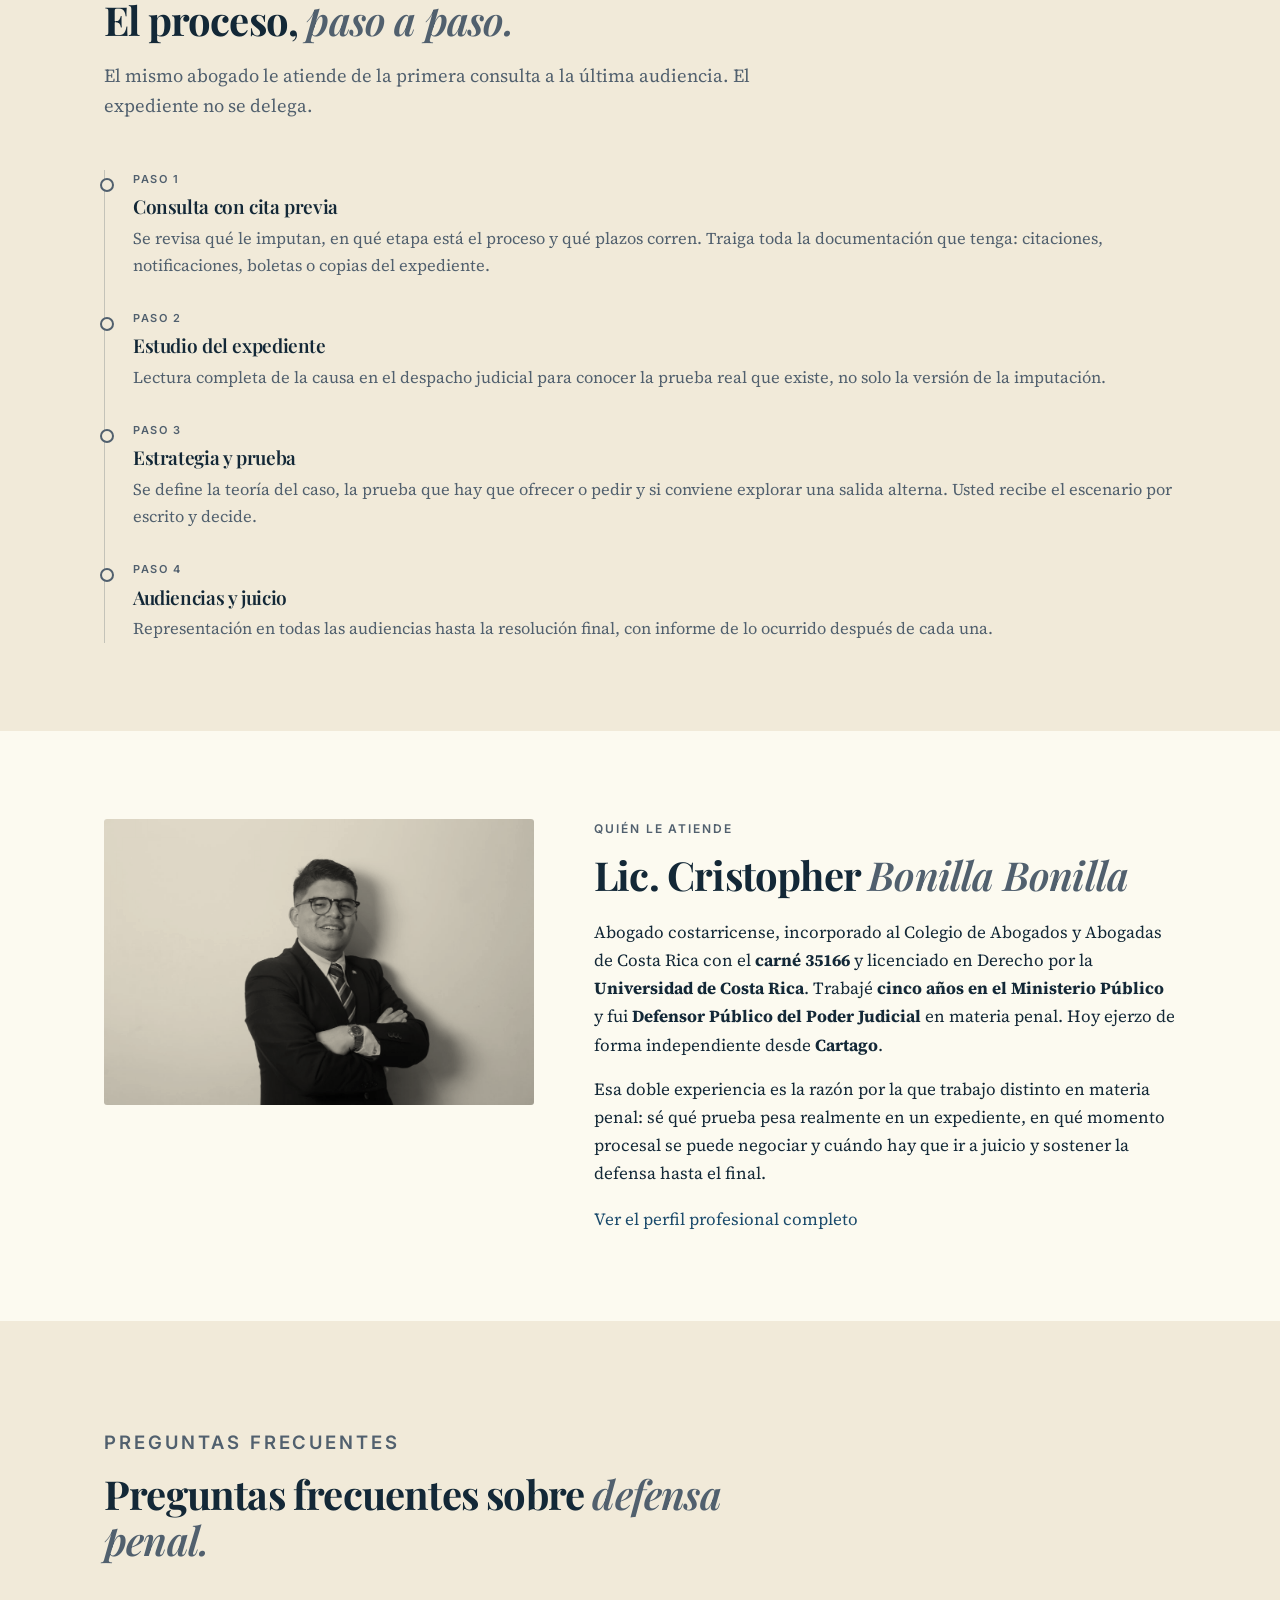
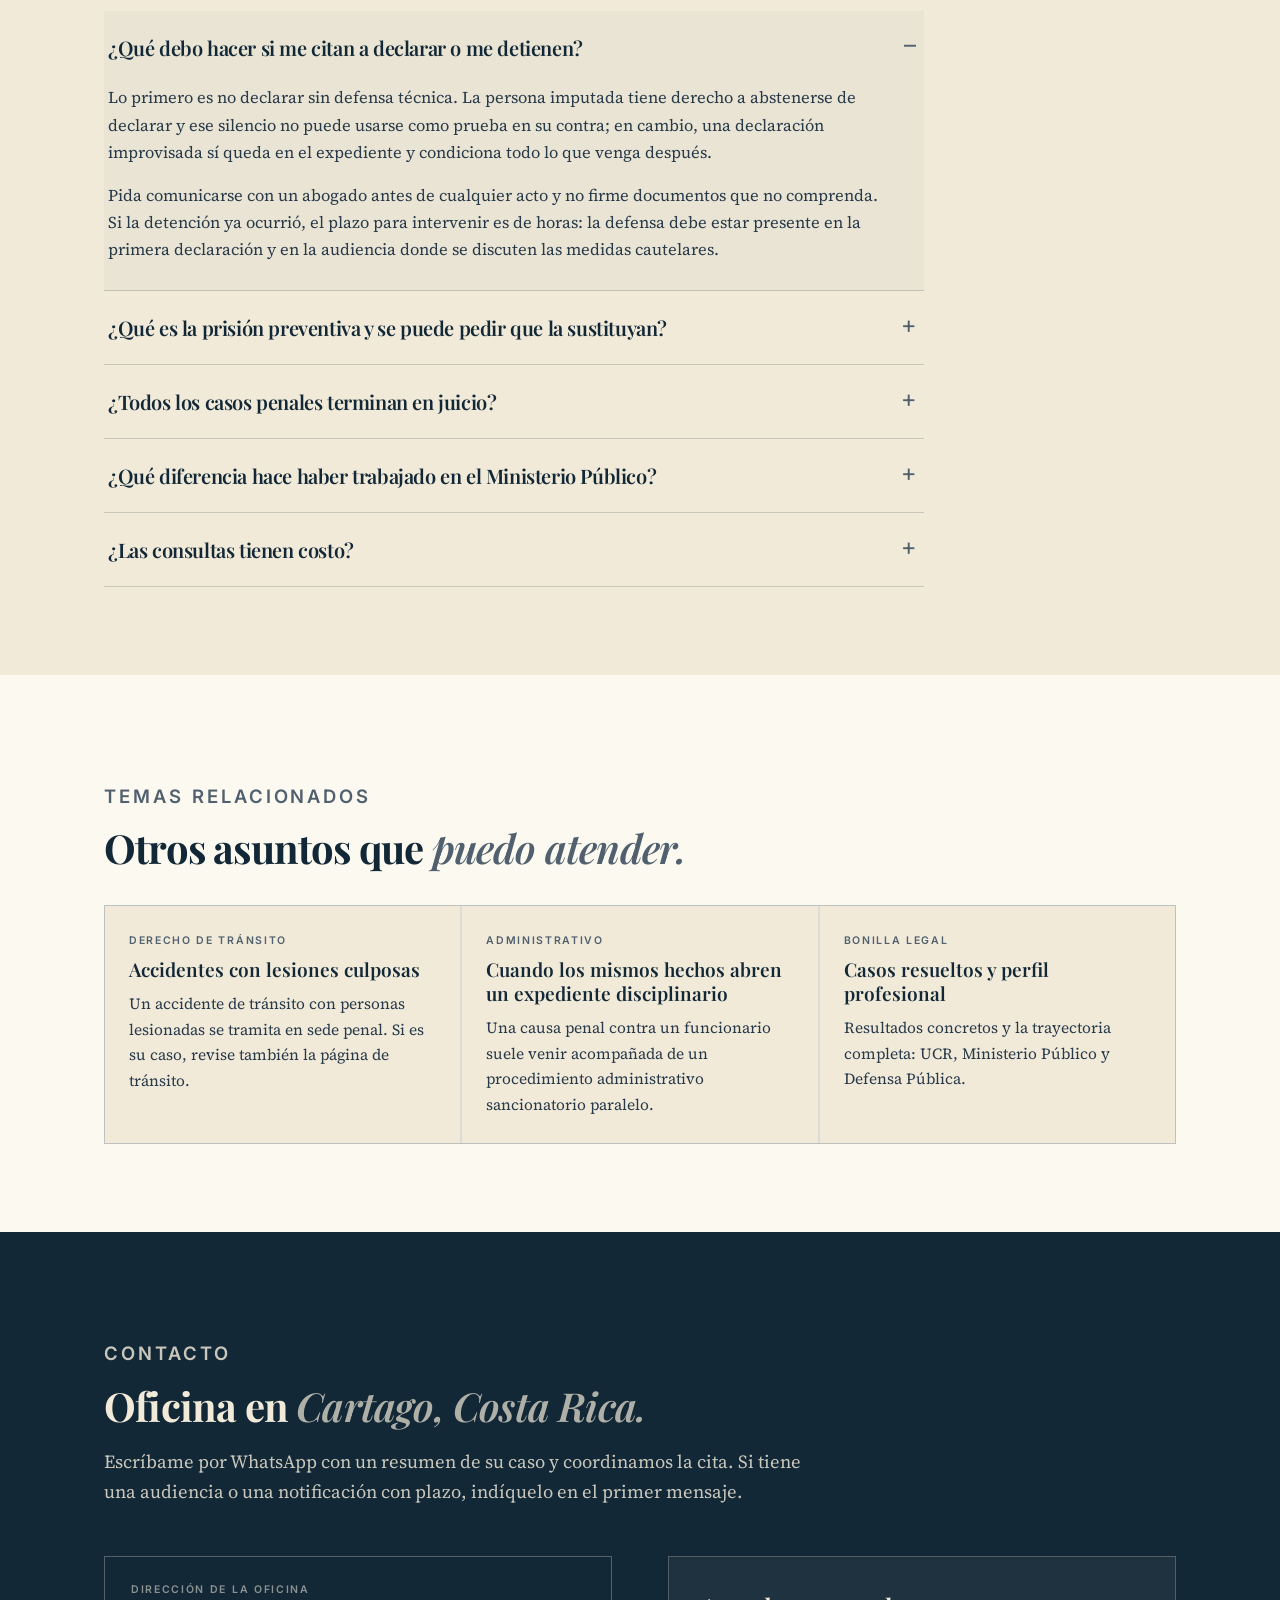
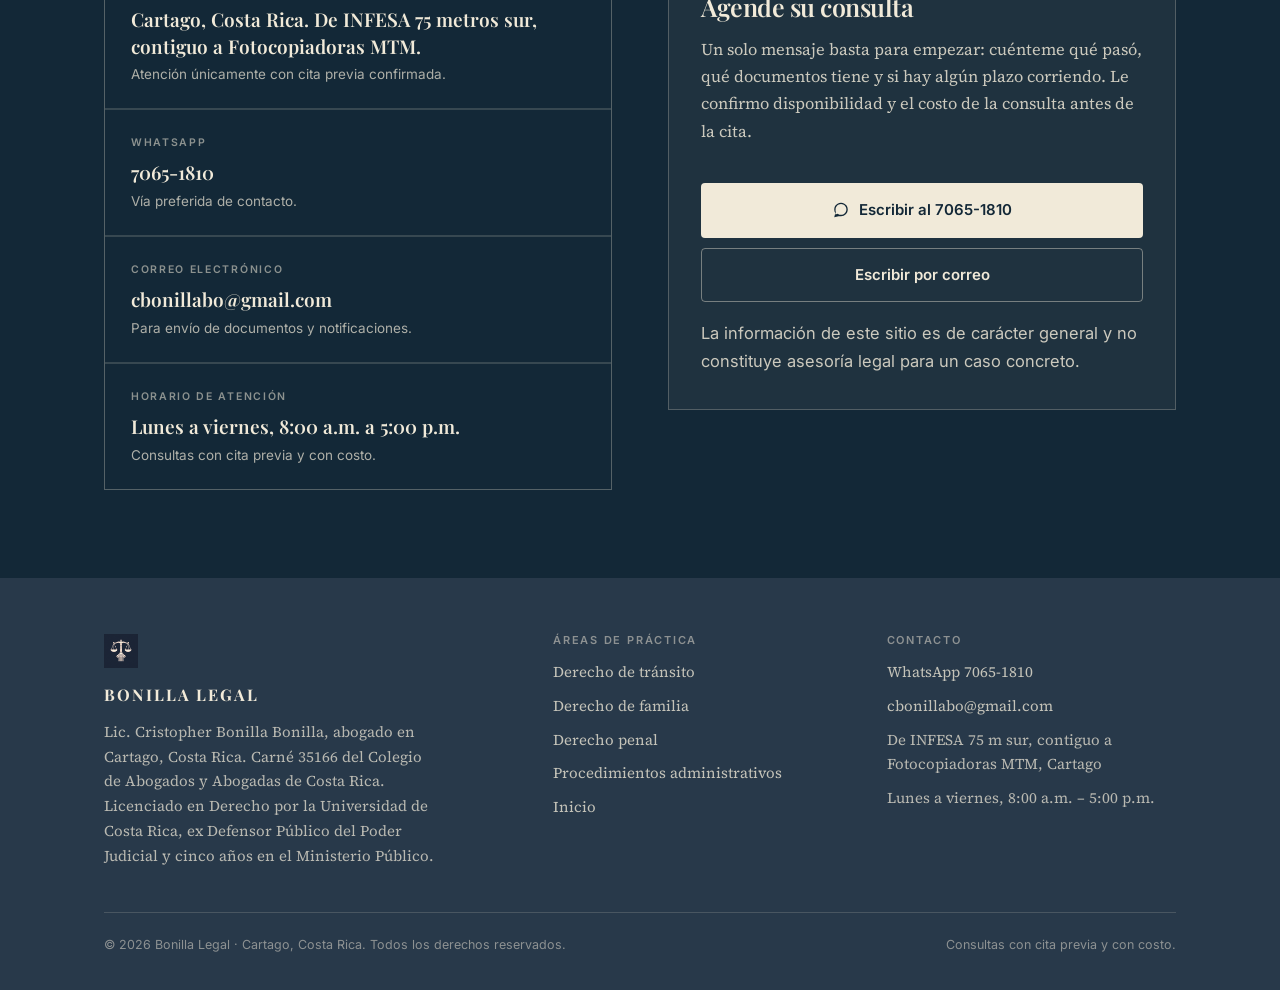
<file: penal/index.html>
<!DOCTYPE html>
<html lang="es-CR">
<head>
<meta charset="UTF-8">
<meta name="viewport" content="width=device-width,initial-scale=1">
<title>Abogado Penal en Cartago | Defensa Penal — Bonilla Legal</title>
<meta name="description" content="Abogado penal en Cartago, Costa Rica. Defensa penal en primera declaración, prisión preventiva, audiencia preliminar y juicio oral. Ex Defensor Público. WhatsApp 7065-1810.">
<meta name="author" content="Lic. Cristopher Bonilla Bonilla">
<meta name="robots" content="index,follow,max-image-preview:large">
<meta name="geo.region" content="CR-C">
<meta name="geo.placename" content="Cartago, Costa Rica">
<link rel="canonical" href="https://bonillalegal.site/penal/">
<meta property="og:type" content="website">
<meta property="og:locale" content="es_CR">
<meta property="og:site_name" content="Bonilla Legal">
<meta property="og:title" content="Abogado penal en Cartago | Bonilla Legal">
<meta property="og:description" content="Abogado penal en Cartago, Costa Rica. Defensa penal en primera declaración, prisión preventiva, audiencia preliminar y juicio oral. Ex Defensor Público. WhatsApp 7065-1810.">
<meta property="og:url" content="https://bonillalegal.site/penal/">
<meta property="og:image" content="https://bonillalegal.site/og-image.png">
<meta property="og:image:width" content="1200">
<meta property="og:image:height" content="630">
<meta property="og:image:type" content="image/png">
<meta property="og:image:alt" content="Bonilla Legal — Abogado en Cartago, Costa Rica. Lic. Cristopher Bonilla Bonilla.">
<meta name="twitter:card" content="summary_large_image">
<meta name="twitter:title" content="Abogado penal en Cartago | Bonilla Legal">
<meta name="twitter:description" content="Abogado penal en Cartago, Costa Rica. Defensa penal en primera declaración, prisión preventiva, audiencia preliminar y juicio oral. Ex Defensor Público. WhatsApp 7065-1810.">
<meta name="twitter:image" content="https://bonillalegal.site/og-image.png">
<meta name="theme-color" content="#132837">
<link rel="icon" href="../assets/favicon.png">
<link rel="apple-touch-icon" href="../assets/favicon.png">
<link rel="preconnect" href="https://fonts.googleapis.com">
<link rel="preconnect" href="https://fonts.gstatic.com" crossorigin>
<link rel="stylesheet" href="https://fonts.googleapis.com/css2?family=Playfair+Display:wght@600;700;800&family=Source+Serif+4:ital,wght@0,400;0,600;1,400&family=Inter:wght@400;500;600&display=swap">
<link rel="stylesheet" href="../assets/styles.css">
<script type="application/ld+json">
{"@context":"https://schema.org","@graph":[{"@type":["LegalService","Attorney"],"@id":"https://bonillalegal.site/#despacho","name":"Bonilla Legal","url":"https://bonillalegal.site/","image":"https://bonillalegal.site/og-image.png","telephone":"+506-7065-1810","email":"cbonillabo@gmail.com","priceRange":"Consulta con cita previa (con costo)","address":{"@type":"PostalAddress","streetAddress":"De INFESA 75 metros sur, contiguo a Fotocopiadoras MTM","addressLocality":"Cartago","addressRegion":"Provincia de Cartago","addressCountry":"CR"},"areaServed":[{"@type":"City","name":"Cartago"},{"@type":"Country","name":"Costa Rica"}],"founder":{"@id":"https://bonillalegal.site/#abogado"},"employee":{"@id":"https://bonillalegal.site/#abogado"},"knowsLanguage":"es"},{"@type":"Person","@id":"https://bonillalegal.site/#abogado","name":"Cristopher Bonilla Bonilla","honorificPrefix":"Lic.","jobTitle":"Abogado","identifier":{"@type":"PropertyValue","name":"Carné del Colegio de Abogados y Abogadas de Costa Rica","value":"35166"},"alumniOf":{"@type":"CollegeOrUniversity","name":"Universidad de Costa Rica"},"memberOf":{"@type":"Organization","name":"Colegio de Abogados y Abogadas de Costa Rica"},"worksFor":{"@id":"https://bonillalegal.site/#despacho"},"workLocation":{"@type":"Place","address":{"@type":"PostalAddress","addressLocality":"Cartago","addressCountry":"CR"}}},{"@type":"Service","@id":"https://bonillalegal.site/penal/#servicio","name":"Derecho penal","serviceType":"Derecho penal","description":"Defensa penal en todas las etapas del proceso: primera declaración, medidas cautelares y prisión preventiva, audiencia preliminar, juicio oral y recursos. Cartago, Costa Rica.","provider":{"@id":"https://bonillalegal.site/#despacho"},"areaServed":[{"@type":"City","name":"Cartago"},{"@type":"Country","name":"Costa Rica"}],"url":"https://bonillalegal.site/penal/"},{"@type":"WebPage","@id":"https://bonillalegal.site/penal/#webpage","url":"https://bonillalegal.site/penal/","name":"Abogado Penal en Cartago | Defensa Penal — Bonilla Legal","description":"Abogado penal en Cartago, Costa Rica. Defensa penal en primera declaración, prisión preventiva, audiencia preliminar y juicio oral. Ex Defensor Público. WhatsApp 7065-1810.","inLanguage":"es-CR","isPartOf":{"@id":"https://bonillalegal.site/#web"},"about":{"@id":"https://bonillalegal.site/penal/#servicio"},"breadcrumb":{"@id":"https://bonillalegal.site/penal/#breadcrumb"}},{"@type":"BreadcrumbList","@id":"https://bonillalegal.site/penal/#breadcrumb","itemListElement":[{"@type":"ListItem","position":1,"name":"Inicio","item":"https://bonillalegal.site/"},{"@type":"ListItem","position":2,"name":"Derecho penal","item":"https://bonillalegal.site/penal/"}]},{"@id":"https://bonillalegal.site/penal/#faq","@type":"FAQPage","mainEntity":[{"@type":"Question","name":"¿Qué debo hacer si me citan a declarar o me detienen?","acceptedAnswer":{"@type":"Answer","text":"Lo primero es no declarar sin defensa técnica. La persona imputada tiene derecho a abstenerse de declarar y ese silencio no puede usarse como prueba en su contra; en cambio, una declaración improvisada sí queda en el expediente y condiciona todo lo que venga después. Pida comunicarse con un abogado antes de cualquier acto y no firme documentos que no comprenda. Si la detención ya ocurrió, el plazo para intervenir es de horas: la defensa debe estar presente en la primera declaración y en la audiencia donde se discuten las medidas cautelares."}},{"@type":"Question","name":"¿Qué es la prisión preventiva y se puede pedir que la sustituyan?","acceptedAnswer":{"@type":"Answer","text":"Es una medida cautelar excepcional: no es una pena, sino una forma de asegurar el proceso cuando el Ministerio Público acredita peligro de fuga, de obstaculización de la investigación o riesgo para la víctima. La decide el juzgado penal en audiencia, por un plazo determinado y prorrogable. Sí se puede combatir. Cabe apelar la resolución que la ordena y solicitar su sustitución por medidas menos gravosas —firma periódica, impedimento de salida, caución, arresto domiciliario— demostrando arraigo, trabajo y domicilio. Cada prórroga es una nueva oportunidad de discutirla."}},{"@type":"Question","name":"¿Todos los casos penales terminan en juicio?","acceptedAnswer":{"@type":"Answer","text":"No. El Código Procesal Penal contempla salidas alternas que, según el delito y la etapa, pueden cerrar el caso sin juicio: conciliación, reparación integral del daño, suspensión del procedimiento a prueba y, en su caso, procedimiento abreviado. Cuál conviene —y si conviene— depende de la prueba que exista, de la posición de la víctima y de las consecuencias de cada opción. Esa valoración se hace con el expediente a la vista, no antes de leerlo."}},{"@type":"Question","name":"¿Qué diferencia hace haber trabajado en el Ministerio Público?","acceptedAnswer":{"@type":"Answer","text":"Que conozco cómo se arma una acusación por dentro: qué prueba se recoge primero, qué se le pide al OIJ, cómo se sostiene la teoría del caso y dónde suele quedar débil. Cinco años en el Ministerio Público y el trabajo posterior como Defensor Público del Poder Judicial me dan las dos perspectivas del mismo expediente. En la práctica eso se traduce en anticipar la estrategia de la fiscalía y en exigir el debido proceso desde el primer acto, no cuando el caso ya está en juicio."}},{"@type":"Question","name":"¿Las consultas tienen costo?","acceptedAnswer":{"@type":"Answer","text":"Sí. Las consultas son con cita previa y tienen costo. En la cita se revisa la documentación, se explica el escenario procesal y los plazos que corren, y se entrega un presupuesto por escrito antes de asumir cualquier gestión. Para agendar, escriba por WhatsApp al 7065-1810 con un resumen breve de su situación y la fecha de cualquier notificación o audiencia pendiente."}}]}]}
</script>
</head>
<body>
<a class="skip" href="#servicio">Saltar al contenido</a>

<header class="hdr">
  <div class="wrap hdr-in">
    <a class="brand" href="../"><img src="../assets/emblema.png" alt="Emblema de Bonilla Legal" width="36" height="36"><span><b>BONILLA LEGAL</b><small>Lic. Cristopher Bonilla Bonilla · Cartago</small></span></a>
    <input class="menu-tgl" type="checkbox" id="menu" hidden>
    <label class="burger" for="menu" aria-label="Abrir menú"><span></span><span></span><span></span></label>
    <nav class="nav" aria-label="Navegación principal">
      <a href="../">Inicio</a>
      <a href="../penal/" aria-current="page">Penal</a>
      <a href="../transito/">Tránsito</a>
      <a href="../familia/">Familia</a>
      <a href="../administrativo/">Administrativo</a>
      <a href="../#contacto">Contacto</a>
      <a class="btn btn-wa btn-sm desk" href="https://wa.me/50670651810?text=Hola%2C%20Lic.%20Bonilla.%20Quisiera%20agendar%20una%20consulta%20legal." rel="noopener"><svg viewBox="0 0 32 32" aria-hidden="true"><path d="M16 3C9.373 3 4 8.373 4 15c0 2.378.694 4.59 1.886 6.452L4 29l7.737-1.857A11.946 11.946 0 0 0 16 27c6.627 0 12-5.373 12-12S22.628 3 16 3Zm0 21.6c-1.93 0-3.731-.557-5.255-1.518l-.376-.236-4.591 1.103 1.122-4.475-.244-.388A9.55 9.55 0 0 1 6.4 15c0-5.293 4.307-9.6 9.6-9.6S25.6 9.707 25.6 15s-4.306 9.6-9.6 9.6Z"/></svg>WhatsApp</a>
    </nav>
  </div>
</header>

<section class="hero hero-slim" id="top">
  <div class="wrap hero-in">
    <div>
      <p class="bc"><a href="../">Inicio</a><i>›</i>Derecho penal</p>
      <p class="eyebrow on-dark">Área de práctica · Derecho penal</p>
      <h1>Abogado penal en Cartago</h1>
      <p class="hero-sub">Defensa penal en todas las etapas del proceso.</p>
      <p class="lede">Soy el <strong>Lic. Cristopher Bonilla Bonilla</strong>, abogado penalista con oficina en <strong>Cartago</strong>. Fui <strong>Defensor Público del Poder Judicial</strong> y trabajé <strong>cinco años en el Ministerio Público</strong>: conozco el expediente desde la acusación y desde la defensa.</p>
      <div class="hero-cta">
        <a class="btn btn-wa" href="https://wa.me/50670651810?text=Hola%2C%20Lic.%20Bonilla.%20Quisiera%20agendar%20una%20consulta%20legal%20sobre%20un%20asunto%20penal." rel="noopener"><svg viewBox="0 0 32 32" aria-hidden="true"><path d="M16 3C9.373 3 4 8.373 4 15c0 2.378.694 4.59 1.886 6.452L4 29l7.737-1.857A11.946 11.946 0 0 0 16 27c6.627 0 12-5.373 12-12S22.628 3 16 3Zm0 21.6c-1.93 0-3.731-.557-5.255-1.518l-.376-.236-4.591 1.103 1.122-4.475-.244-.388A9.55 9.55 0 0 1 6.4 15c0-5.293 4.307-9.6 9.6-9.6S25.6 9.707 25.6 15s-4.306 9.6-9.6 9.6Z"/></svg>Escribir por WhatsApp</a>
        <a class="btn btn-ghost" href="#contacto">Cómo agendar la consulta</a>
      </div>
      <p class="hero-note">Carné 35166 del Colegio de Abogados y Abogadas de Costa Rica · Consultas con cita previa (con costo)</p>
    </div>
  </div>
</section>

<div class="creds">
  <div class="wrap" style="padding:0">
    <div class="creds-grid">
      <div class="cred"><div class="k">Formación</div><div class="v">Licenciatura en Derecho, Universidad de Costa Rica</div></div>
      <div class="cred"><div class="k">Poder Judicial</div><div class="v">Ex Defensor Público en materia penal</div></div>
      <div class="cred"><div class="k">Ministerio Público</div><div class="v">Cinco años de experiencia</div></div>
      <div class="cred"><div class="k">Colegio de Abogados</div><div class="v">Carné 35166 · Ejercicio independiente</div></div>
    </div>
  </div>
</div>

<main>
<section class="sec " id="servicio">
  <div class="wrap">
    <div class="sec-head">
      <p class="eyebrow">El servicio</p>
      <h2>Defensa penal <em>desde el primer acto.</em></h2>
    </div>
    <div class="prose">
      <p>Un proceso penal se decide mucho antes del juicio. La primera declaración, la audiencia de medidas cautelares y la prueba que se ofrece en la etapa preparatoria fijan el terreno sobre el que después se discute la sentencia. Por eso la defensa técnica tiene que entrar temprano: cuando todavía se puede ofrecer prueba, pedir diligencias y discutir la calificación de los hechos.</p>
      <p>Asumo la <strong>defensa penal</strong> completa —primera declaración, etapa preparatoria, audiencia preliminar, juicio oral y recursos— y también intervenciones puntuales urgentes, como una audiencia de <strong>prisión preventiva</strong> o la apelación de una medida cautelar ya impuesta. Atiendo casos en los tribunales de <strong>Cartago</strong> y en el resto de <strong>Costa Rica</strong>.</p>
      <p>Mi trabajo previo dentro del Poder Judicial es la base de esa defensa: cinco años en el <strong>Ministerio Público</strong> viendo cómo se construye una investigación, y después el ejercicio como <strong>Defensor Público</strong> asumiendo audiencias y juicios del otro lado de la mesa. Eso permite anticipar la teoría del caso de la fiscalía y exigir el <strong>debido proceso</strong> desde el primer acto en lugar de reclamarlo cuando ya hay sentencia.</p>
      <p>La consulta es con cita previa y tiene costo. En ella se revisa la documentación, se explica en qué etapa está el proceso, qué plazos corren y cuáles son los escenarios realistas —incluido el de negociar una salida alterna cuando conviene—. Nunca prometo resultados: explico la prueba que hay y lo que se puede hacer con ella.</p>
    </div>
  </div>
</section>

<section class="sec sec-cream" id="asuntos">
  <div class="wrap">
    <div class="sec-head">
      <p class="eyebrow">Asuntos que atiendo</p>
      <h2>Materia penal, <em>por etapa procesal.</em></h2>
      <p>Cada etapa tiene sus plazos y sus oportunidades. Estas son las intervenciones más frecuentes.</p>
    </div>
    <div class="areas">
      <article class="area">
        <div class="num">01</div>
        <h3>Primera declaración y etapa preparatoria</h3>
        <p>Acompañamiento desde la citación o la detención: derecho de abstención, revisión de la imputación, solicitud de diligencias y ofrecimiento de prueba mientras la investigación está abierta. Es la etapa donde más se puede influir en el rumbo del expediente y la que más se desaprovecha por consultar tarde.</p>
        <ul><li>Primera declaración</li><li>Imputación</li><li>Ofrecimiento de prueba</li></ul>
      </article>
      <article class="area">
        <div class="num">02</div>
        <h3>Prisión preventiva y medidas cautelares</h3>
        <p>Defensa en la audiencia donde se discute la <strong>prisión preventiva</strong>, apelación de la medida y solicitudes de sustitución por medidas menos gravosas acreditando arraigo, trabajo y domicilio. También revisión de prórrogas y gestiones cuando las circunstancias que motivaron la medida ya cambiaron.</p>
        <ul><li>Prisión preventiva</li><li>Apelación de medidas</li><li>Sustitución de medidas</li></ul>
      </article>
      <article class="area">
        <div class="num">03</div>
        <h3>Audiencia preliminar y salidas alternas</h3>
        <p>Discusión de la acusación en la audiencia preliminar: excepciones, nulidades, exclusión de prueba y solicitud de sobreseimiento. Cuando la prueba y el tipo de delito lo permiten, se valora una salida alterna —conciliación, reparación integral del daño o suspensión del procedimiento a prueba— y se negocia con la víctima y con el Ministerio Público.</p>
        <ul><li>Audiencia preliminar</li><li>Conciliación</li><li>Suspensión del procedimiento</li></ul>
      </article>
      <article class="area">
        <div class="num">04</div>
        <h3>Juicio oral y recursos</h3>
        <p>Preparación y litigio del <strong>juicio oral</strong>: teoría del caso, interrogatorio y contrainterrogatorio, prueba pericial y alegatos. Si la sentencia es condenatoria, se valoran los recursos que correspondan y se fundamenta el reclamo sobre defectos concretos del fallo o del procedimiento.</p>
        <ul><li>Juicio oral</li><li>Contrainterrogatorio</li><li>Recursos</li></ul>
      </article>
    </div>
  </div>
</section>

<section class="sec " id="proceso">
  <div class="wrap">
    <div class="sec-head">
      <p class="eyebrow">Cómo se trabaja</p>
      <h2>El proceso, <em>paso a paso.</em></h2>
      <p>El mismo abogado le atiende de la primera consulta a la última audiencia. El expediente no se delega.</p>
    </div>
    <ol class="track" style="margin-top:0">
      <li><div class="yr">Paso 1</div><h3>Consulta con cita previa</h3><p>Se revisa qué le imputan, en qué etapa está el proceso y qué plazos corren. Traiga toda la documentación que tenga: citaciones, notificaciones, boletas o copias del expediente.</p></li>
      <li><div class="yr">Paso 2</div><h3>Estudio del expediente</h3><p>Lectura completa de la causa en el despacho judicial para conocer la prueba real que existe, no solo la versión de la imputación.</p></li>
      <li><div class="yr">Paso 3</div><h3>Estrategia y prueba</h3><p>Se define la teoría del caso, la prueba que hay que ofrecer o pedir y si conviene explorar una salida alterna. Usted recibe el escenario por escrito y decide.</p></li>
      <li><div class="yr">Paso 4</div><h3>Audiencias y juicio</h3><p>Representación en todas las audiencias hasta la resolución final, con informe de lo ocurrido después de cada una.</p></li>
    </ol>
  </div>
</section>

<section class="sec sec-cream" id="perfil">
  <div class="wrap prof">
    <div class="prof-photo"><img src="../assets/retrato-03.jpg" alt="Lic. Cristopher Bonilla Bonilla, abogado penalista en Cartago, Costa Rica" width="1100" height="733" loading="lazy"></div>
    <div class="prof-body">
      <p class="eyebrow">Quién le atiende</p>
      <div class="sec-head" style="margin-bottom:20px"><h2>Lic. Cristopher <em>Bonilla Bonilla</em></h2></div>
      <p>Abogado costarricense, incorporado al Colegio de Abogados y Abogadas de Costa Rica con el <strong>carné 35166</strong> y licenciado en Derecho por la <strong>Universidad de Costa Rica</strong>. Trabajé <strong>cinco años en el Ministerio Público</strong> y fui <strong>Defensor Público del Poder Judicial</strong> en materia penal. Hoy ejerzo de forma independiente desde <strong>Cartago</strong>.</p>
      <p>Esa doble experiencia es la razón por la que trabajo distinto en materia penal: sé qué prueba pesa realmente en un expediente, en qué momento procesal se puede negociar y cuándo hay que ir a juicio y sostener la defensa hasta el final.</p>
      <p style="margin-top:18px"><a href="../#perfil">Ver el perfil profesional completo</a></p>
    </div>
  </div>
</section>

<section class="sec " id="preguntas">
  <div class="wrap">
    <div class="sec-head">
      <p class="eyebrow">Preguntas frecuentes</p>
      <h2>Preguntas frecuentes sobre <em>defensa penal.</em></h2>
    </div>
    <div class="faq">
      <details open>
        <summary><h3>¿Qué debo hacer si me citan a declarar o me detienen?</h3></summary>
        <div class="ans">
          <p>Lo primero es no declarar sin defensa técnica. La persona imputada tiene derecho a abstenerse de declarar y ese silencio no puede usarse como prueba en su contra; en cambio, una declaración improvisada sí queda en el expediente y condiciona todo lo que venga después.</p>
          <p>Pida comunicarse con un abogado antes de cualquier acto y no firme documentos que no comprenda. Si la detención ya ocurrió, el plazo para intervenir es de horas: la defensa debe estar presente en la primera declaración y en la audiencia donde se discuten las medidas cautelares.</p>
        </div>
      </details>
      <details>
        <summary><h3>¿Qué es la prisión preventiva y se puede pedir que la sustituyan?</h3></summary>
        <div class="ans">
          <p>Es una medida cautelar excepcional: no es una pena, sino una forma de asegurar el proceso cuando el Ministerio Público acredita peligro de fuga, de obstaculización de la investigación o riesgo para la víctima. La decide el juzgado penal en audiencia, por un plazo determinado y prorrogable.</p>
          <p>Sí se puede combatir. Cabe apelar la resolución que la ordena y solicitar su sustitución por medidas menos gravosas —firma periódica, impedimento de salida, caución, arresto domiciliario— demostrando arraigo, trabajo y domicilio. Cada prórroga es una nueva oportunidad de discutirla.</p>
        </div>
      </details>
      <details>
        <summary><h3>¿Todos los casos penales terminan en juicio?</h3></summary>
        <div class="ans">
          <p>No. El Código Procesal Penal contempla salidas alternas que, según el delito y la etapa, pueden cerrar el caso sin juicio: conciliación, reparación integral del daño, suspensión del procedimiento a prueba y, en su caso, procedimiento abreviado.</p>
          <p>Cuál conviene —y si conviene— depende de la prueba que exista, de la posición de la víctima y de las consecuencias de cada opción. Esa valoración se hace con el expediente a la vista, no antes de leerlo.</p>
        </div>
      </details>
      <details>
        <summary><h3>¿Qué diferencia hace haber trabajado en el Ministerio Público?</h3></summary>
        <div class="ans">
          <p>Que conozco cómo se arma una acusación por dentro: qué prueba se recoge primero, qué se le pide al OIJ, cómo se sostiene la teoría del caso y dónde suele quedar débil. Cinco años en el Ministerio Público y el trabajo posterior como Defensor Público del Poder Judicial me dan las dos perspectivas del mismo expediente.</p>
          <p>En la práctica eso se traduce en anticipar la estrategia de la fiscalía y en exigir el debido proceso desde el primer acto, no cuando el caso ya está en juicio.</p>
        </div>
      </details>
      <details>
        <summary><h3>¿Las consultas tienen costo?</h3></summary>
        <div class="ans">
          <p>Sí. Las consultas son con cita previa y tienen costo. En la cita se revisa la documentación, se explica el escenario procesal y los plazos que corren, y se entrega un presupuesto por escrito antes de asumir cualquier gestión.</p>
          <p>Para agendar, escriba por WhatsApp al <a href="https://wa.me/50670651810?text=Hola%2C%20Lic.%20Bonilla.%20Quisiera%20agendar%20una%20consulta%20legal." rel="noopener">7065-1810</a> con un resumen breve de su situación y la fecha de cualquier notificación o audiencia pendiente.</p>
        </div>
      </details>
    </div>
  </div>
</section>

<section class="sec sec-cream" id="relacionados">
  <div class="wrap">
    <div class="sec-head" style="margin-bottom:34px">
      <p class="eyebrow">Temas relacionados</p>
      <h2>Otros asuntos que <em>puedo atender.</em></h2>
    </div>
    <div class="rel">
      <a href="../transito/"><span class="k">Derecho de tránsito</span><span class="t">Accidentes con lesiones culposas</span><span class="d">Un accidente de tránsito con personas lesionadas se tramita en sede penal. Si es su caso, revise también la página de tránsito.</span></a>
      <a href="../administrativo/"><span class="k">Administrativo</span><span class="t">Cuando los mismos hechos abren un expediente disciplinario</span><span class="d">Una causa penal contra un funcionario suele venir acompañada de un procedimiento administrativo sancionatorio paralelo.</span></a>
      <a href="../#casos"><span class="k">Bonilla Legal</span><span class="t">Casos resueltos y perfil profesional</span><span class="d">Resultados concretos y la trayectoria completa: UCR, Ministerio Público y Defensa Pública.</span></a>
    </div>
  </div>
</section>
<section class="sec sec-navy" id="contacto">
  <div class="wrap">
    <div class="sec-head">
      <p class="eyebrow on-dark">Contacto</p>
      <h2>Oficina en <em>Cartago, Costa Rica.</em></h2>
      <p>Escríbame por WhatsApp con un resumen de su caso y coordinamos la cita. Si tiene una audiencia o una notificación con plazo, indíquelo en el primer mensaje.</p>
    </div>
    <div class="ct">
      <ul class="ct-list">
        <li><div class="k">Dirección de la oficina</div><div class="v">Cartago, Costa Rica. De INFESA 75 metros sur, contiguo a Fotocopiadoras MTM.<small>Atención únicamente con cita previa confirmada.</small></div></li>
        <li><div class="k">WhatsApp</div><div class="v"><a href="https://wa.me/50670651810?text=Hola%2C%20Lic.%20Bonilla.%20Quisiera%20agendar%20una%20consulta%20legal." rel="noopener">7065-1810</a><small>Vía preferida de contacto.</small></div></li>
        <li><div class="k">Correo electrónico</div><div class="v"><a href="mailto:cbonillabo@gmail.com">cbonillabo@gmail.com</a><small>Para envío de documentos y notificaciones.</small></div></li>
        <li><div class="k">Horario de atención</div><div class="v">Lunes a viernes, 8:00 a.m. a 5:00 p.m.<small>Consultas con cita previa y con costo.</small></div></li>
      </ul>
      <div class="ct-cta">
        <h3>Agende su consulta</h3>
        <p>Un solo mensaje basta para empezar: cuénteme qué pasó, qué documentos tiene y si hay algún plazo corriendo. Le confirmo disponibilidad y el costo de la consulta antes de la cita.</p>
        <a class="btn btn-wa" href="https://wa.me/50670651810?text=Hola%2C%20Lic.%20Bonilla.%20Quisiera%20agendar%20una%20consulta%20legal%20sobre%20un%20asunto%20penal." rel="noopener"><svg viewBox="0 0 32 32" aria-hidden="true"><path d="M16 3C9.373 3 4 8.373 4 15c0 2.378.694 4.59 1.886 6.452L4 29l7.737-1.857A11.946 11.946 0 0 0 16 27c6.627 0 12-5.373 12-12S22.628 3 16 3Zm0 21.6c-1.93 0-3.731-.557-5.255-1.518l-.376-.236-4.591 1.103 1.122-4.475-.244-.388A9.55 9.55 0 0 1 6.4 15c0-5.293 4.307-9.6 9.6-9.6S25.6 9.707 25.6 15s-4.306 9.6-9.6 9.6Z"/></svg>Escribir al 7065-1810</a>
        <a class="btn btn-ghost" href="mailto:cbonillabo@gmail.com" style="width:100%;margin-top:10px">Escribir por correo</a>
        <p class="ct-fine">La información de este sitio es de carácter general y no constituye asesoría legal para un caso concreto.</p>
      </div>
    </div>
  </div>
</section>
</main>

<footer class="ftr">
  <div class="wrap">
    <div class="ftr-grid">
      <div>
        <img src="../assets/emblema.png" alt="Emblema de Bonilla Legal" width="34" height="34" loading="lazy">
        <div class="nm">BONILLA LEGAL</div>
        <p style="max-width:42ch">Lic. Cristopher Bonilla Bonilla, abogado en Cartago, Costa Rica. Carné 35166 del Colegio de Abogados y Abogadas de Costa Rica. Licenciado en Derecho por la Universidad de Costa Rica, ex Defensor Público del Poder Judicial y cinco años en el Ministerio Público.</p>
      </div>
      <div>
        <h4>Áreas de práctica</h4>
        <ul>
          <li><a href="../transito/">Derecho de tránsito</a></li>
          <li><a href="../familia/">Derecho de familia</a></li>
          <li><a href="../penal/">Derecho penal</a></li>
          <li><a href="../administrativo/">Procedimientos administrativos</a></li>
          <li><a href="../">Inicio</a></li>
        </ul>
      </div>
      <div>
        <h4>Contacto</h4>
        <ul>
          <li><a href="https://wa.me/50670651810?text=Hola%2C%20Lic.%20Bonilla.%20Quisiera%20agendar%20una%20consulta%20legal." rel="noopener">WhatsApp 7065-1810</a></li>
          <li><a href="mailto:cbonillabo@gmail.com">cbonillabo@gmail.com</a></li>
          <li>De INFESA 75 m sur, contiguo a Fotocopiadoras MTM, Cartago</li>
          <li>Lunes a viernes, 8:00 a.m. – 5:00 p.m.</li>
        </ul>
      </div>
    </div>
    <div class="ftr-btm"><span>© 2026 Bonilla Legal · Cartago, Costa Rica. Todos los derechos reservados.</span><span>Consultas con cita previa y con costo.</span></div>
  </div>
</footer>

<a class="wa-float" href="https://wa.me/50670651810?text=Hola%2C%20Lic.%20Bonilla.%20Quisiera%20agendar%20una%20consulta%20legal." rel="noopener" aria-label="Escribir por WhatsApp al 7065-1810"><svg viewBox="0 0 32 32" aria-hidden="true"><path d="M16 3C9.373 3 4 8.373 4 15c0 2.378.694 4.59 1.886 6.452L4 29l7.737-1.857A11.946 11.946 0 0 0 16 27c6.627 0 12-5.373 12-12S22.628 3 16 3Zm0 21.6c-1.93 0-3.731-.557-5.255-1.518l-.376-.236-4.591 1.103 1.122-4.475-.244-.388A9.55 9.55 0 0 1 6.4 15c0-5.293 4.307-9.6 9.6-9.6S25.6 9.707 25.6 15s-4.306 9.6-9.6 9.6Z"/></svg></a>
</body>
</html>
</file>
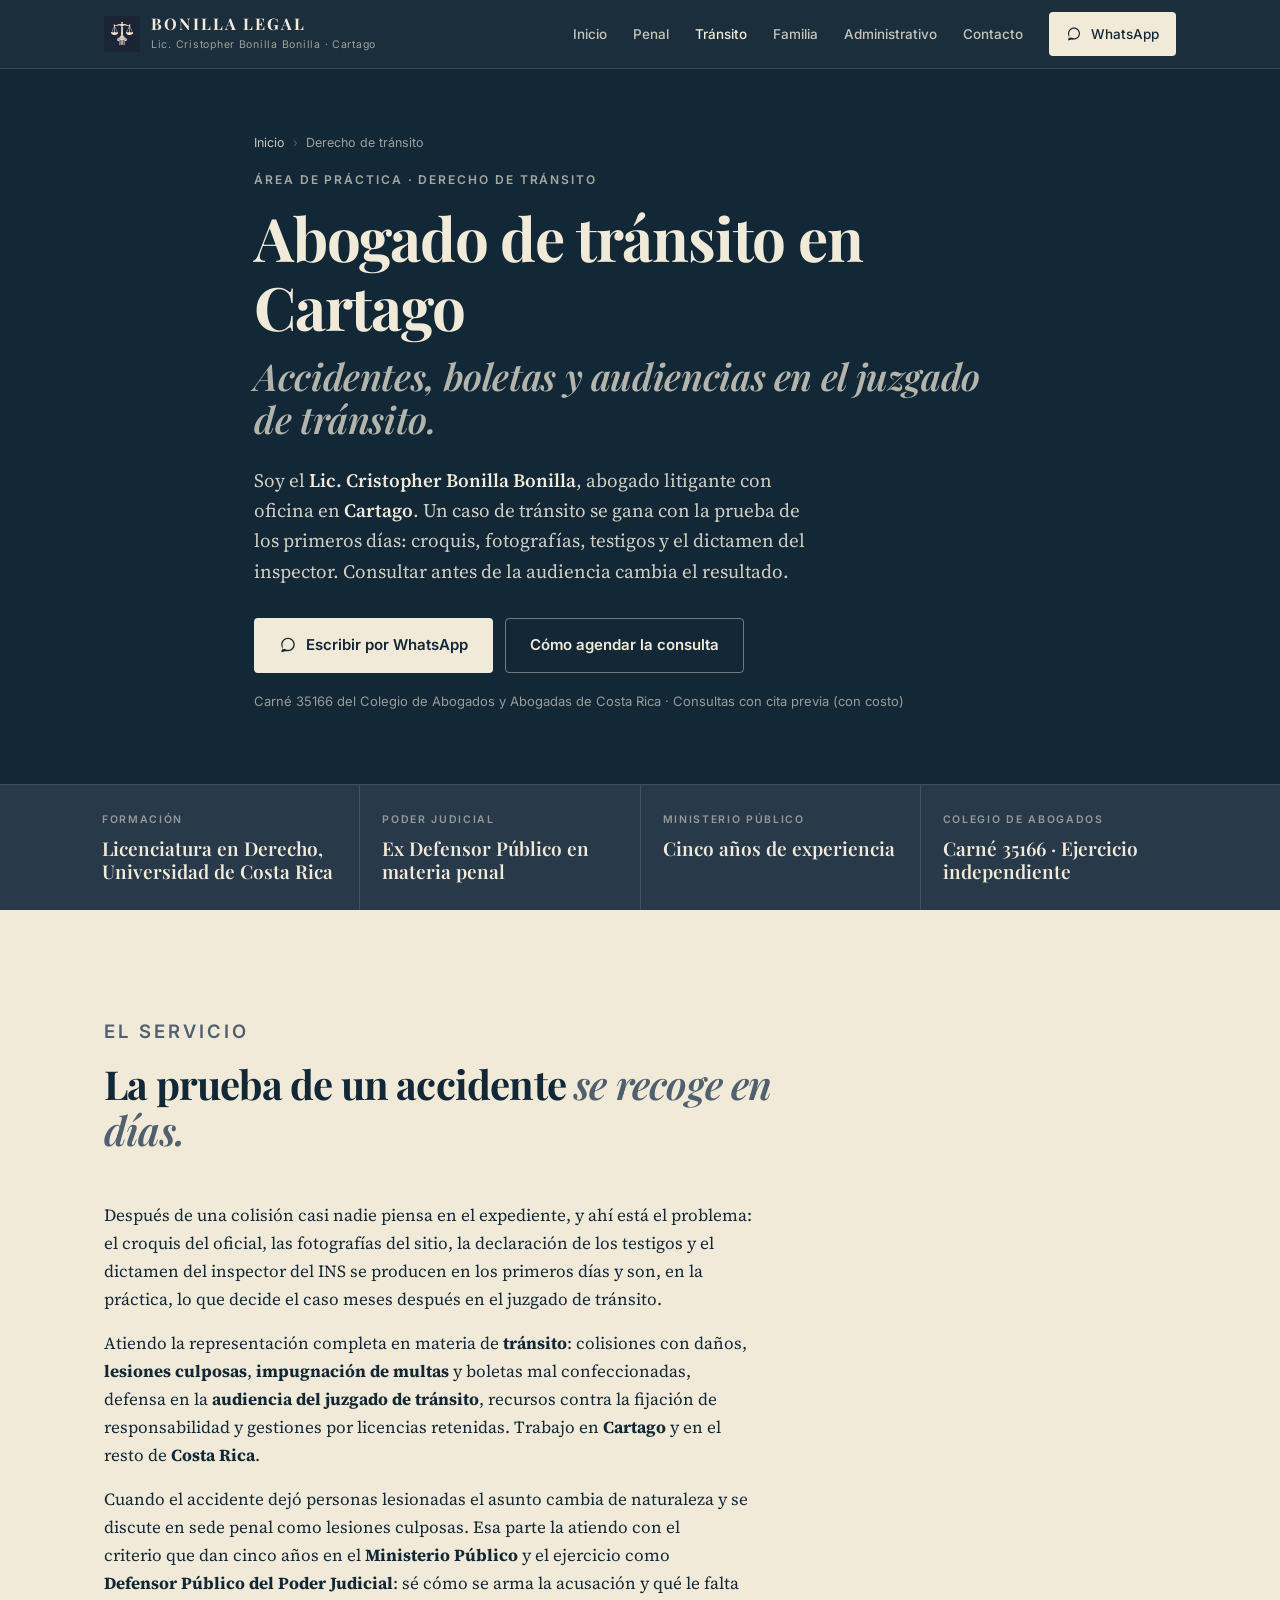
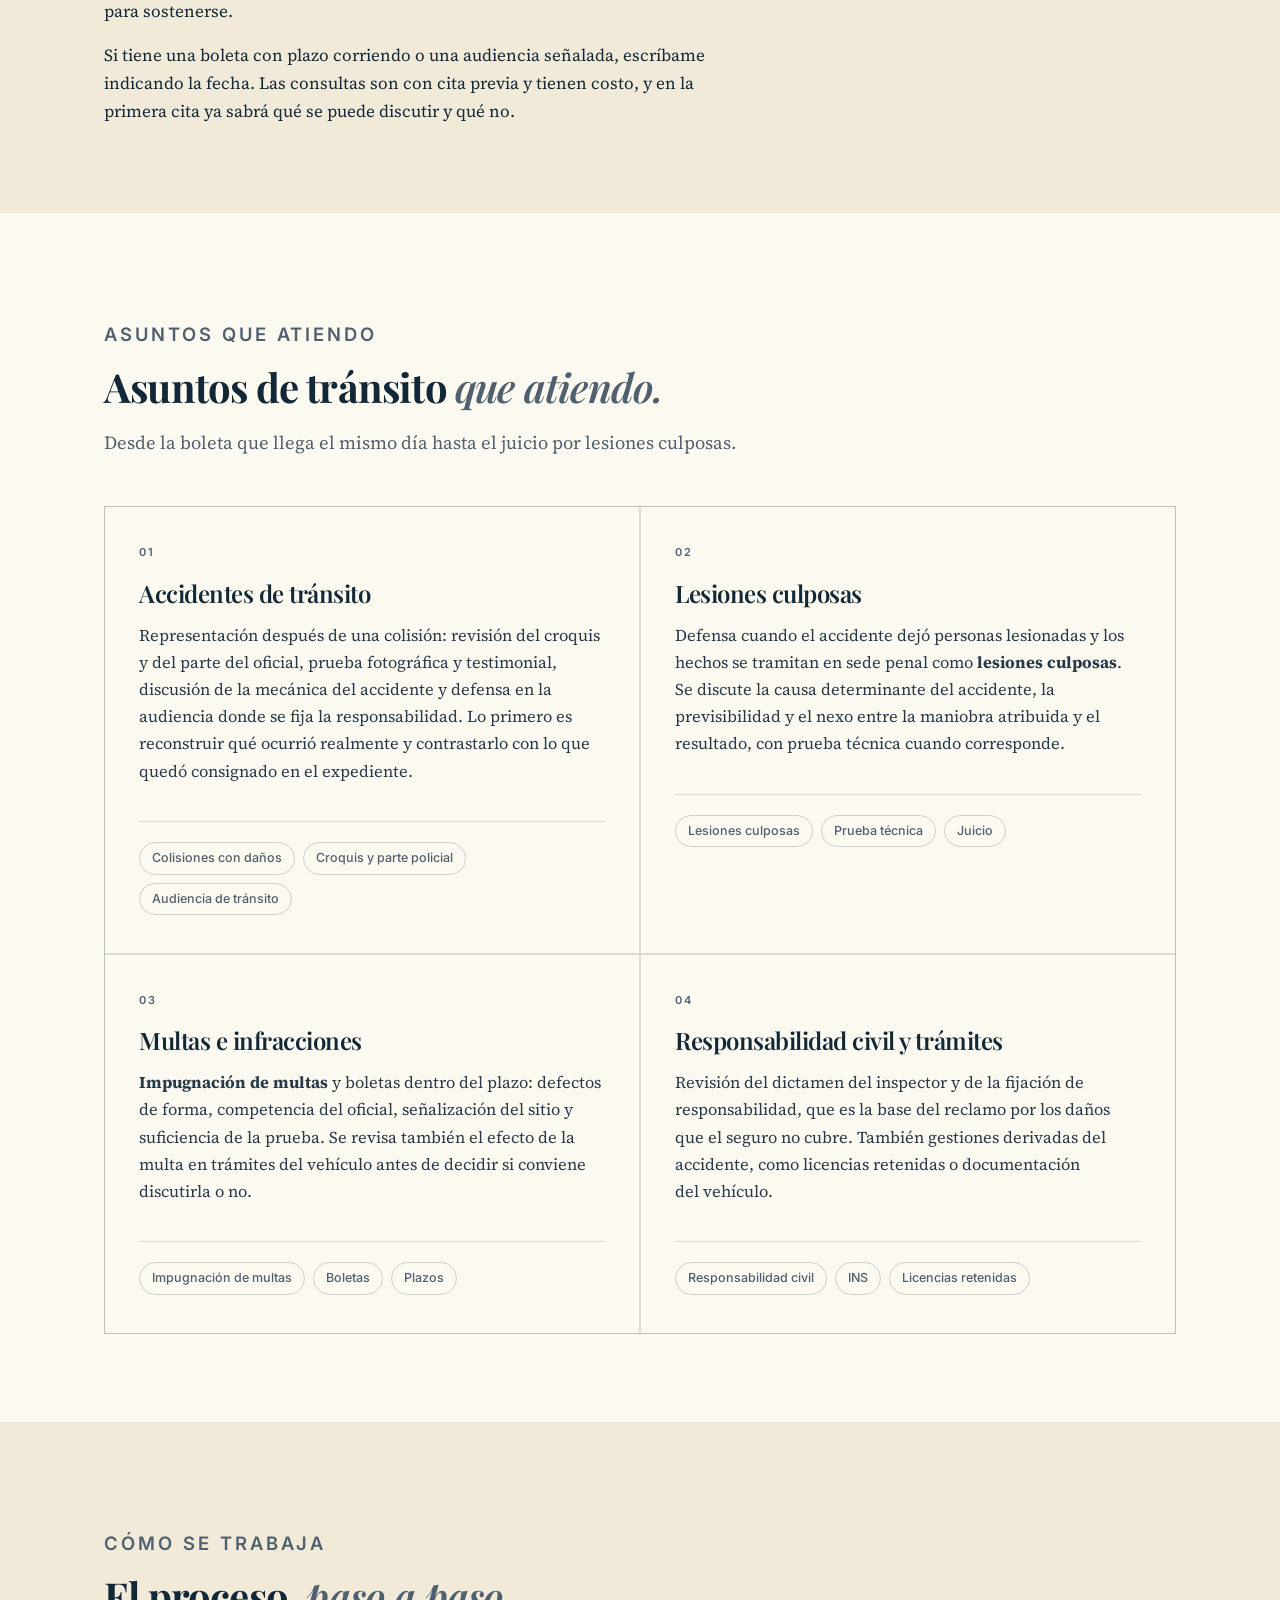
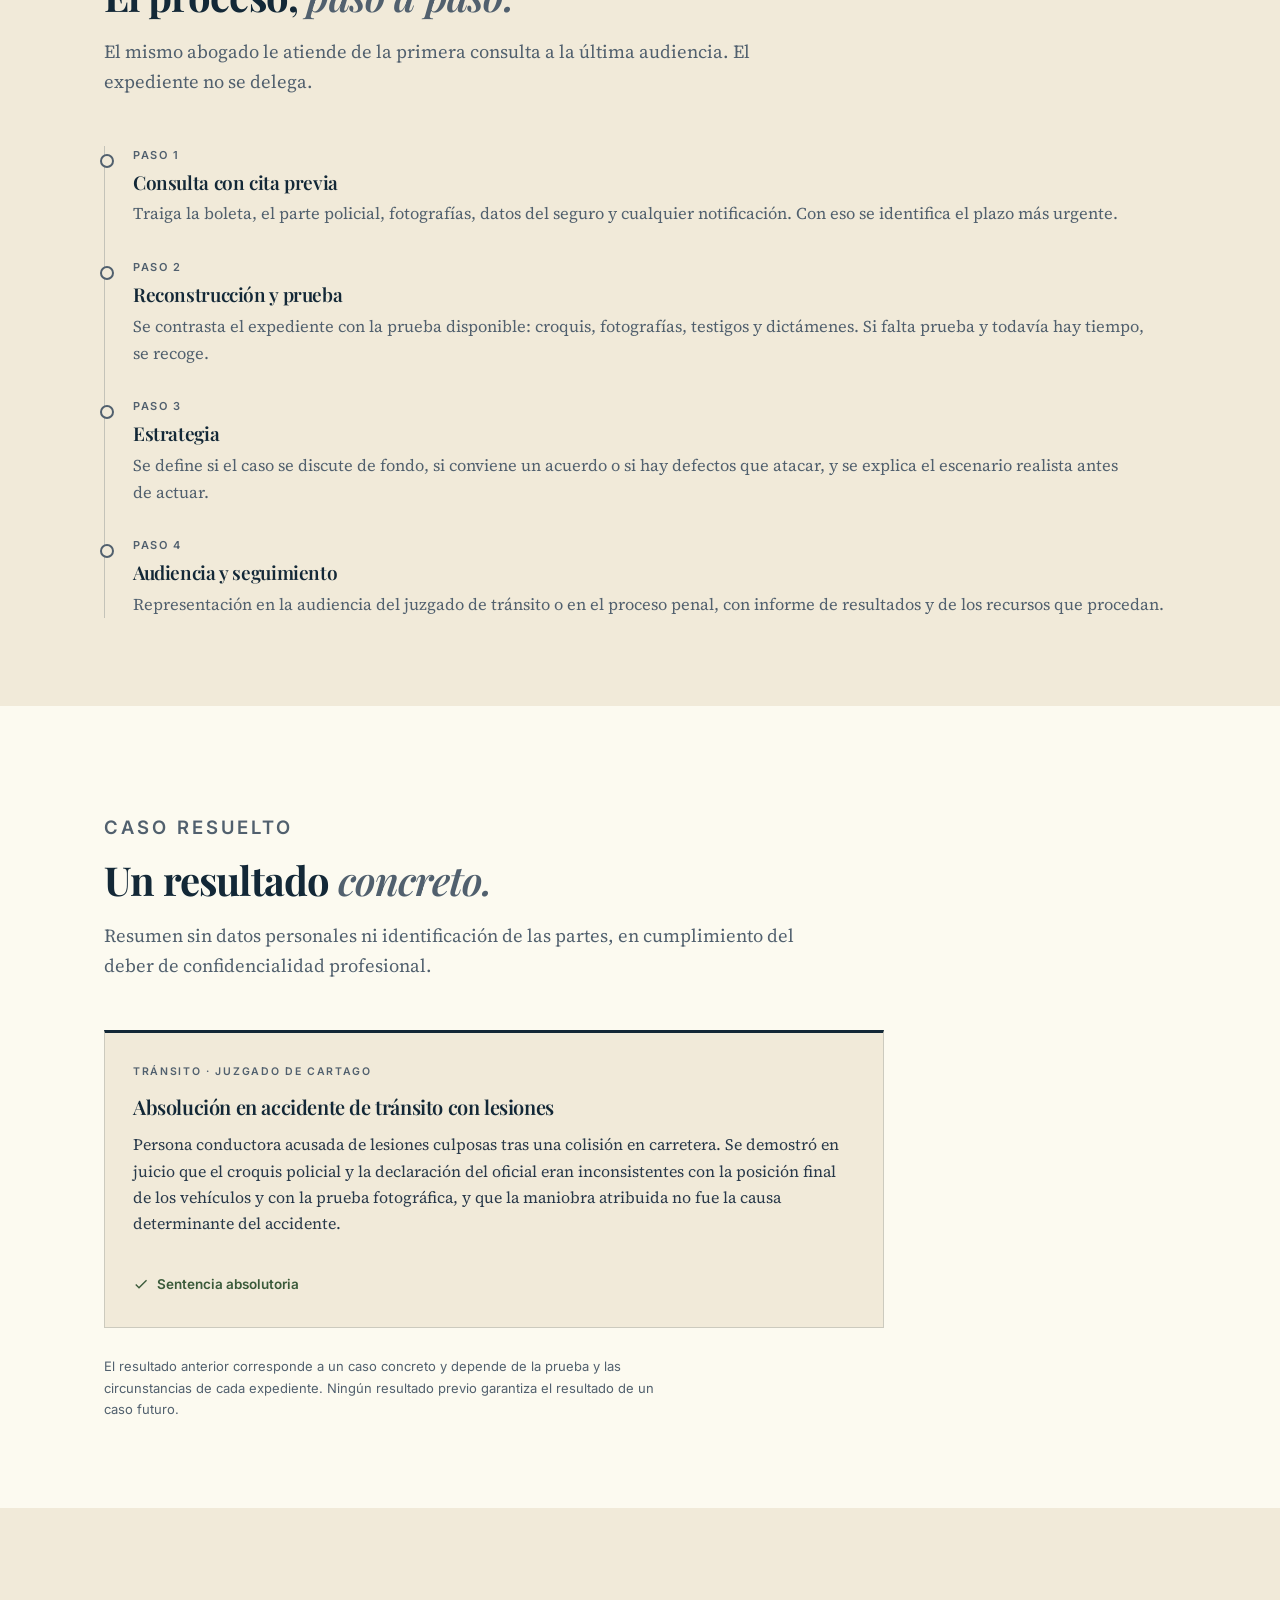
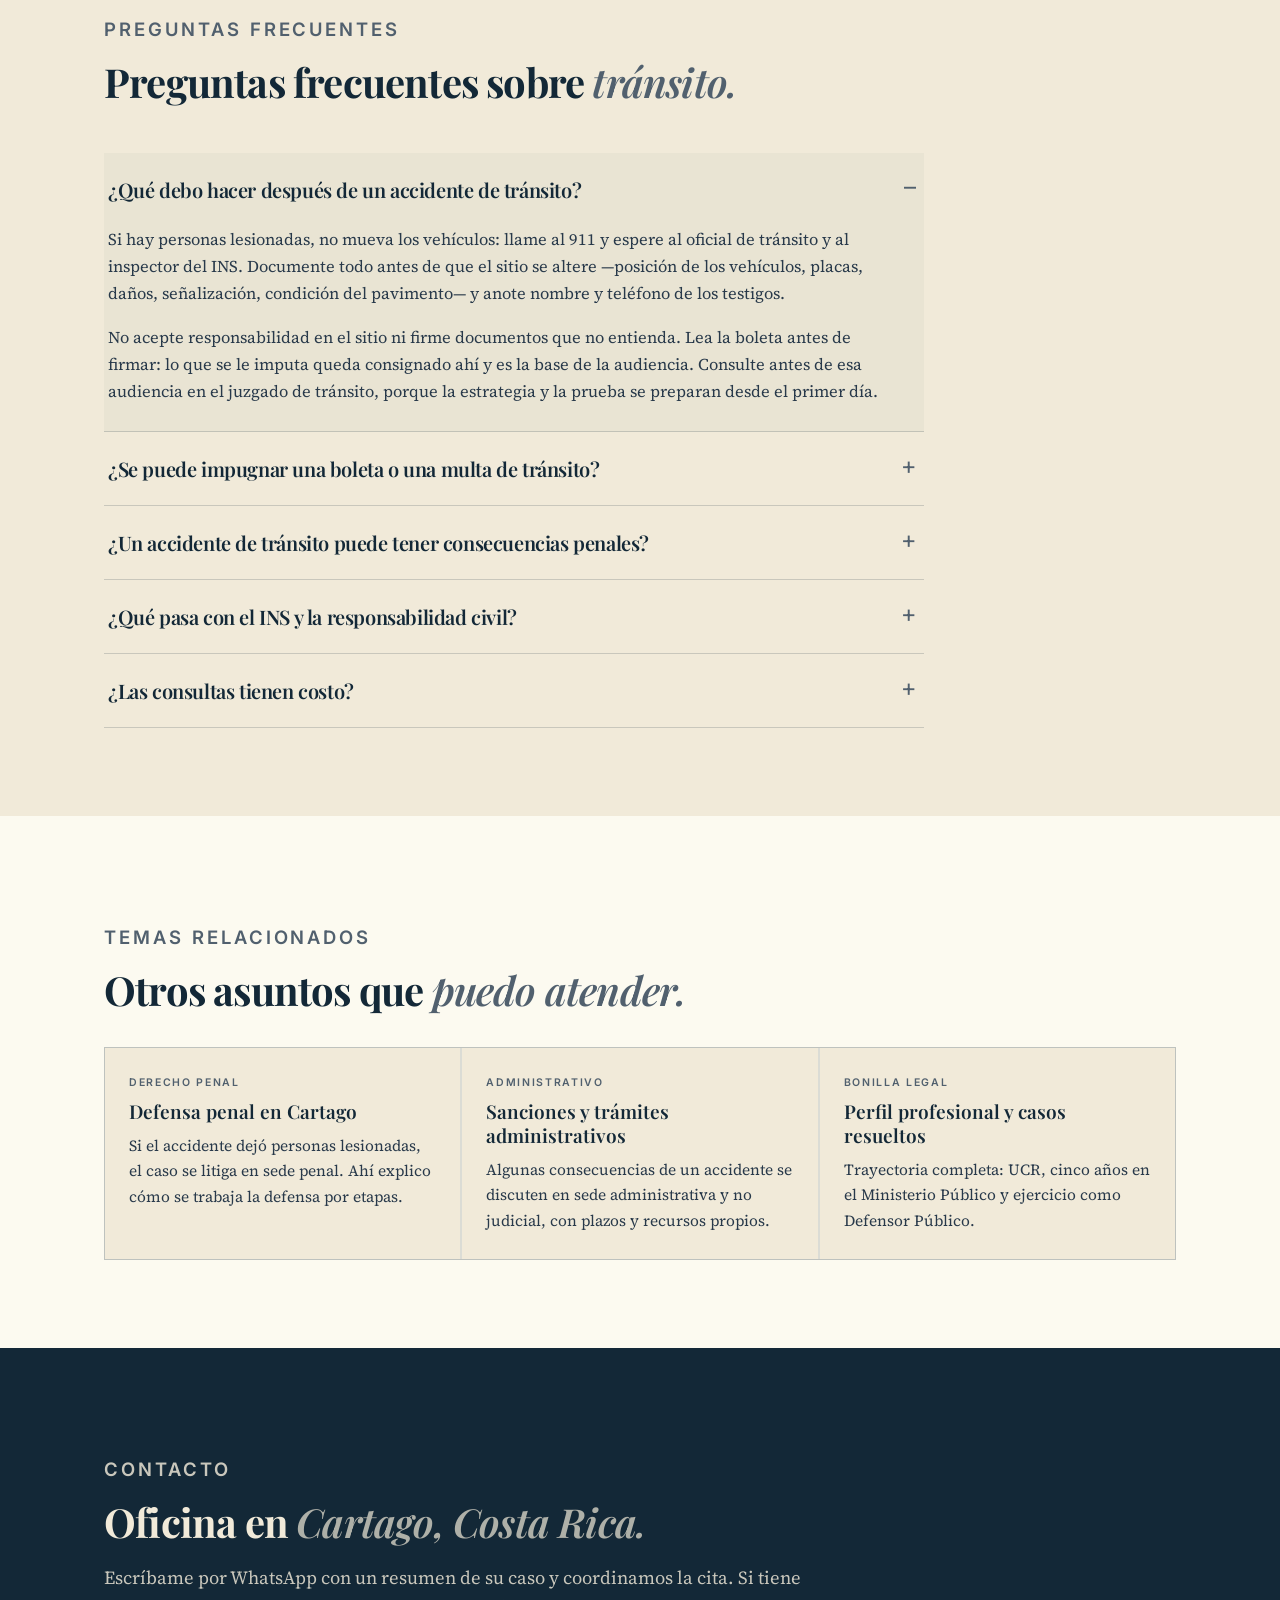
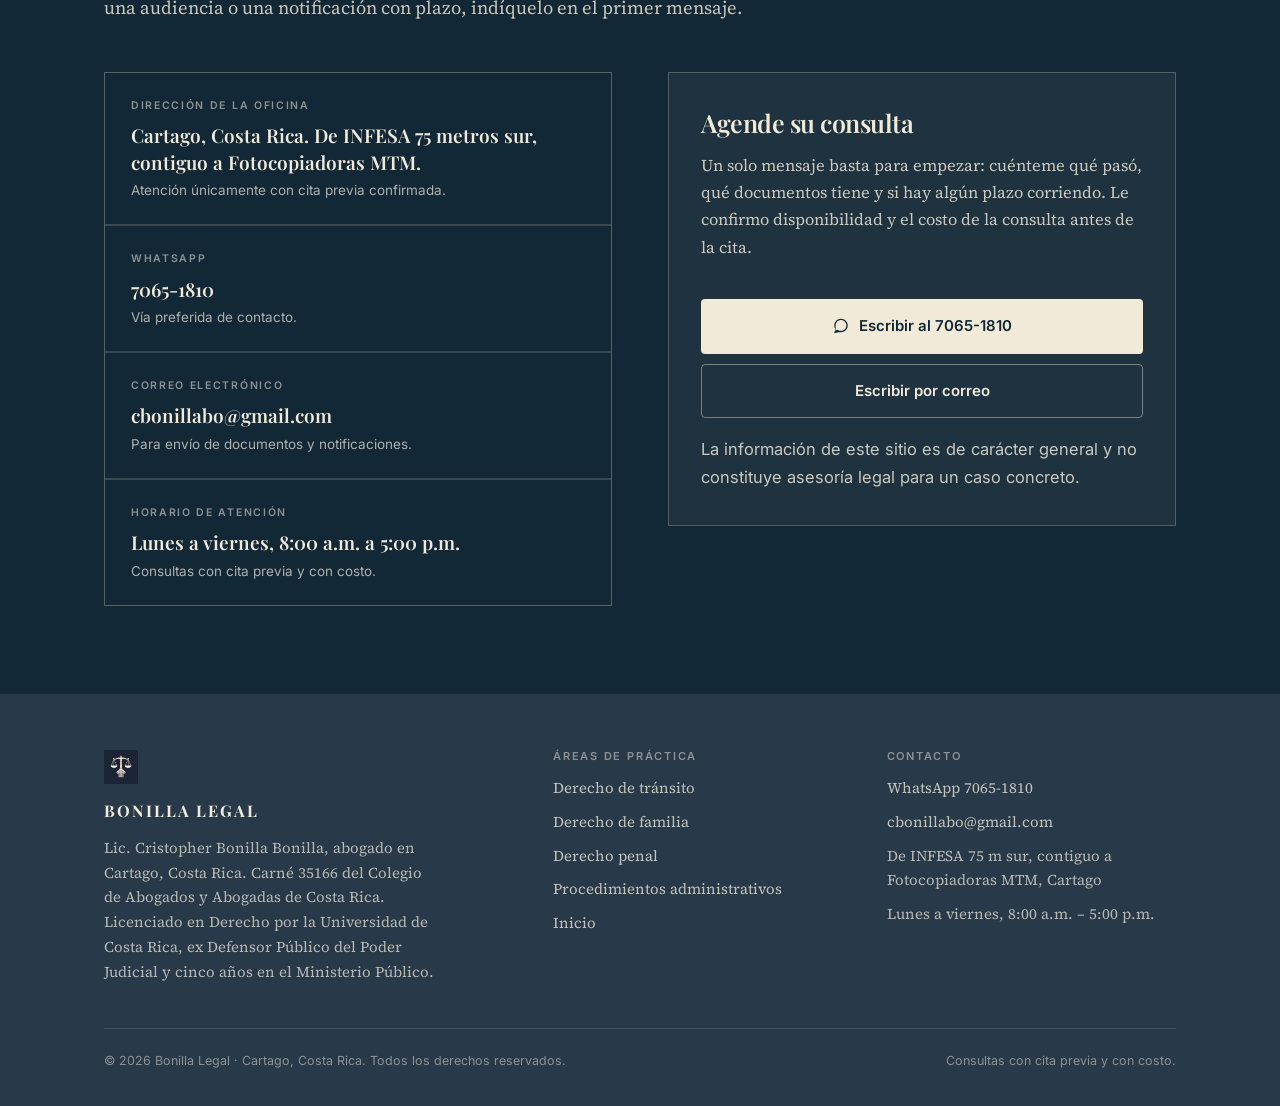
<file: transito/index.html>
<!DOCTYPE html>
<html lang="es-CR">
<head>
<meta charset="UTF-8">
<meta name="viewport" content="width=device-width,initial-scale=1">
<title>Abogado de Tránsito en Cartago | Accidentes y Multas — Bonilla Legal</title>
<meta name="description" content="Abogado de tránsito en Cartago, Costa Rica: accidentes de tránsito, lesiones culposas, impugnación de multas y audiencias en el juzgado de tránsito. WhatsApp 7065-1810.">
<meta name="author" content="Lic. Cristopher Bonilla Bonilla">
<meta name="robots" content="index,follow,max-image-preview:large">
<meta name="geo.region" content="CR-C">
<meta name="geo.placename" content="Cartago, Costa Rica">
<link rel="canonical" href="https://bonillalegal.site/transito/">
<meta property="og:type" content="website">
<meta property="og:locale" content="es_CR">
<meta property="og:site_name" content="Bonilla Legal">
<meta property="og:title" content="Abogado de tránsito en Cartago | Bonilla Legal">
<meta property="og:description" content="Abogado de tránsito en Cartago, Costa Rica: accidentes de tránsito, lesiones culposas, impugnación de multas y audiencias en el juzgado de tránsito. WhatsApp 7065-1810.">
<meta property="og:url" content="https://bonillalegal.site/transito/">
<meta property="og:image" content="https://bonillalegal.site/og-image.png">
<meta property="og:image:width" content="1200">
<meta property="og:image:height" content="630">
<meta property="og:image:type" content="image/png">
<meta property="og:image:alt" content="Bonilla Legal — Abogado en Cartago, Costa Rica. Lic. Cristopher Bonilla Bonilla.">
<meta name="twitter:card" content="summary_large_image">
<meta name="twitter:title" content="Abogado de tránsito en Cartago | Bonilla Legal">
<meta name="twitter:description" content="Abogado de tránsito en Cartago, Costa Rica: accidentes de tránsito, lesiones culposas, impugnación de multas y audiencias en el juzgado de tránsito. WhatsApp 7065-1810.">
<meta name="twitter:image" content="https://bonillalegal.site/og-image.png">
<meta name="theme-color" content="#132837">
<link rel="icon" href="../assets/favicon.png">
<link rel="apple-touch-icon" href="../assets/favicon.png">
<link rel="preconnect" href="https://fonts.googleapis.com">
<link rel="preconnect" href="https://fonts.gstatic.com" crossorigin>
<link rel="stylesheet" href="https://fonts.googleapis.com/css2?family=Playfair+Display:wght@600;700;800&family=Source+Serif+4:ital,wght@0,400;0,600;1,400&family=Inter:wght@400;500;600&display=swap">
<link rel="stylesheet" href="../assets/styles.css">
<script type="application/ld+json">
{"@context":"https://schema.org","@graph":[{"@type":["LegalService","Attorney"],"@id":"https://bonillalegal.site/#despacho","name":"Bonilla Legal","url":"https://bonillalegal.site/","image":"https://bonillalegal.site/og-image.png","telephone":"+506-7065-1810","email":"cbonillabo@gmail.com","priceRange":"Consulta con cita previa (con costo)","address":{"@type":"PostalAddress","streetAddress":"De INFESA 75 metros sur, contiguo a Fotocopiadoras MTM","addressLocality":"Cartago","addressRegion":"Provincia de Cartago","addressCountry":"CR"},"areaServed":[{"@type":"City","name":"Cartago"},{"@type":"Country","name":"Costa Rica"}],"founder":{"@id":"https://bonillalegal.site/#abogado"},"employee":{"@id":"https://bonillalegal.site/#abogado"},"knowsLanguage":"es"},{"@type":"Person","@id":"https://bonillalegal.site/#abogado","name":"Cristopher Bonilla Bonilla","honorificPrefix":"Lic.","jobTitle":"Abogado","identifier":{"@type":"PropertyValue","name":"Carné del Colegio de Abogados y Abogadas de Costa Rica","value":"35166"},"alumniOf":{"@type":"CollegeOrUniversity","name":"Universidad de Costa Rica"},"memberOf":{"@type":"Organization","name":"Colegio de Abogados y Abogadas de Costa Rica"},"worksFor":{"@id":"https://bonillalegal.site/#despacho"},"workLocation":{"@type":"Place","address":{"@type":"PostalAddress","addressLocality":"Cartago","addressCountry":"CR"}}},{"@type":"Service","@id":"https://bonillalegal.site/transito/#servicio","name":"Derecho de tránsito","serviceType":"Derecho de tránsito","description":"Defensa en accidentes de tránsito, lesiones culposas, impugnación de multas y boletas, audiencias en el juzgado de tránsito y responsabilidad civil. Cartago, Costa Rica.","provider":{"@id":"https://bonillalegal.site/#despacho"},"areaServed":[{"@type":"City","name":"Cartago"},{"@type":"Country","name":"Costa Rica"}],"url":"https://bonillalegal.site/transito/"},{"@type":"WebPage","@id":"https://bonillalegal.site/transito/#webpage","url":"https://bonillalegal.site/transito/","name":"Abogado de Tránsito en Cartago | Accidentes y Multas — Bonilla Legal","description":"Abogado de tránsito en Cartago, Costa Rica: accidentes de tránsito, lesiones culposas, impugnación de multas y audiencias en el juzgado de tránsito. WhatsApp 7065-1810.","inLanguage":"es-CR","isPartOf":{"@id":"https://bonillalegal.site/#web"},"about":{"@id":"https://bonillalegal.site/transito/#servicio"},"breadcrumb":{"@id":"https://bonillalegal.site/transito/#breadcrumb"}},{"@type":"BreadcrumbList","@id":"https://bonillalegal.site/transito/#breadcrumb","itemListElement":[{"@type":"ListItem","position":1,"name":"Inicio","item":"https://bonillalegal.site/"},{"@type":"ListItem","position":2,"name":"Derecho de tránsito","item":"https://bonillalegal.site/transito/"}]},{"@id":"https://bonillalegal.site/transito/#faq","@type":"FAQPage","mainEntity":[{"@type":"Question","name":"¿Qué debo hacer después de un accidente de tránsito?","acceptedAnswer":{"@type":"Answer","text":"Si hay personas lesionadas, no mueva los vehículos: llame al 911 y espere al oficial de tránsito y al inspector del INS. Documente todo antes de que el sitio se altere —posición de los vehículos, placas, daños, señalización, condición del pavimento— y anote nombre y teléfono de los testigos. No acepte responsabilidad en el sitio ni firme documentos que no entienda. Lea la boleta antes de firmar: lo que se le imputa queda consignado ahí y es la base de la audiencia. Consulte antes de esa audiencia en el juzgado de tránsito, porque la estrategia y la prueba se preparan desde el primer día."}},{"@type":"Question","name":"¿Se puede impugnar una boleta o una multa de tránsito?","acceptedAnswer":{"@type":"Answer","text":"Sí. La boleta no es una condena: es una imputación que se discute ante el juzgado de tránsito dentro del plazo que la propia boleta indica. Se revisan defectos de forma, la competencia y la señalización, y sobre todo si la prueba sostiene realmente la infracción que se le atribuye. Lo que no conviene es dejar vencer el plazo. Una vez firme, la multa se cobra y puede afectar trámites como la revisión o el traspaso del vehículo, y ya no hay discusión de fondo posible."}},{"@type":"Question","name":"¿Un accidente de tránsito puede tener consecuencias penales?","acceptedAnswer":{"@type":"Answer","text":"Sí. Cuando hay personas lesionadas o fallecidas, los hechos dejan de ser solo una discusión de responsabilidad civil y pueden tramitarse como lesiones culposas u homicidio culposo, con investigación del Ministerio Público y eventual juicio. Por eso un accidente grave se atiende con criterio penal desde el inicio: la prueba que se recoge en los primeros días —croquis, fotografías, dictámenes, testigos— es la que después decide el caso. Si su asunto ya está en esa vía, revise la página de defensa penal en Cartago."}},{"@type":"Question","name":"¿Qué pasa con el INS y la responsabilidad civil?","acceptedAnswer":{"@type":"Answer","text":"El seguro obligatorio y la póliza voluntaria cubren solo parte de las consecuencias del accidente. La determinación de responsabilidad en el expediente de tránsito es la que después define quién responde por los daños que el seguro no cubre. Conviene revisar el dictamen del inspector y la fijación de responsabilidad antes de aceptarla, porque de ahí depende el reclamo posterior por daños y perjuicios."}},{"@type":"Question","name":"¿Las consultas tienen costo?","acceptedAnswer":{"@type":"Answer","text":"Sí. Las consultas son con cita previa y tienen costo. En la cita se revisa la documentación, se explica el escenario procesal y los plazos que corren, y se entrega un presupuesto por escrito antes de asumir cualquier gestión. Para agendar, escriba por WhatsApp al 7065-1810 con un resumen breve de su situación y la fecha de cualquier notificación o audiencia pendiente."}}]}]}
</script>
</head>
<body>
<a class="skip" href="#servicio">Saltar al contenido</a>

<header class="hdr">
  <div class="wrap hdr-in">
    <a class="brand" href="../"><img src="../assets/emblema.png" alt="Emblema de Bonilla Legal" width="36" height="36"><span><b>BONILLA LEGAL</b><small>Lic. Cristopher Bonilla Bonilla · Cartago</small></span></a>
    <input class="menu-tgl" type="checkbox" id="menu" hidden>
    <label class="burger" for="menu" aria-label="Abrir menú"><span></span><span></span><span></span></label>
    <nav class="nav" aria-label="Navegación principal">
      <a href="../">Inicio</a>
      <a href="../penal/">Penal</a>
      <a href="../transito/" aria-current="page">Tránsito</a>
      <a href="../familia/">Familia</a>
      <a href="../administrativo/">Administrativo</a>
      <a href="../#contacto">Contacto</a>
      <a class="btn btn-wa btn-sm desk" href="https://wa.me/50670651810?text=Hola%2C%20Lic.%20Bonilla.%20Quisiera%20agendar%20una%20consulta%20legal." rel="noopener"><svg viewBox="0 0 32 32" aria-hidden="true"><path d="M16 3C9.373 3 4 8.373 4 15c0 2.378.694 4.59 1.886 6.452L4 29l7.737-1.857A11.946 11.946 0 0 0 16 27c6.627 0 12-5.373 12-12S22.628 3 16 3Zm0 21.6c-1.93 0-3.731-.557-5.255-1.518l-.376-.236-4.591 1.103 1.122-4.475-.244-.388A9.55 9.55 0 0 1 6.4 15c0-5.293 4.307-9.6 9.6-9.6S25.6 9.707 25.6 15s-4.306 9.6-9.6 9.6Z"/></svg>WhatsApp</a>
    </nav>
  </div>
</header>

<section class="hero hero-slim" id="top">
  <div class="wrap hero-in">
    <div>
      <p class="bc"><a href="../">Inicio</a><i>›</i>Derecho de tránsito</p>
      <p class="eyebrow on-dark">Área de práctica · Derecho de tránsito</p>
      <h1>Abogado de tránsito en Cartago</h1>
      <p class="hero-sub">Accidentes, boletas y audiencias en el juzgado de tránsito.</p>
      <p class="lede">Soy el <strong>Lic. Cristopher Bonilla Bonilla</strong>, abogado litigante con oficina en <strong>Cartago</strong>. Un caso de tránsito se gana con la prueba de los primeros días: croquis, fotografías, testigos y el dictamen del inspector. Consultar antes de la audiencia cambia el resultado.</p>
      <div class="hero-cta">
        <a class="btn btn-wa" href="https://wa.me/50670651810?text=Hola%2C%20Lic.%20Bonilla.%20Quisiera%20agendar%20una%20consulta%20legal%20sobre%20un%20caso%20de%20tr%C3%A1nsito." rel="noopener"><svg viewBox="0 0 32 32" aria-hidden="true"><path d="M16 3C9.373 3 4 8.373 4 15c0 2.378.694 4.59 1.886 6.452L4 29l7.737-1.857A11.946 11.946 0 0 0 16 27c6.627 0 12-5.373 12-12S22.628 3 16 3Zm0 21.6c-1.93 0-3.731-.557-5.255-1.518l-.376-.236-4.591 1.103 1.122-4.475-.244-.388A9.55 9.55 0 0 1 6.4 15c0-5.293 4.307-9.6 9.6-9.6S25.6 9.707 25.6 15s-4.306 9.6-9.6 9.6Z"/></svg>Escribir por WhatsApp</a>
        <a class="btn btn-ghost" href="#contacto">Cómo agendar la consulta</a>
      </div>
      <p class="hero-note">Carné 35166 del Colegio de Abogados y Abogadas de Costa Rica · Consultas con cita previa (con costo)</p>
    </div>
  </div>
</section>

<div class="creds">
  <div class="wrap" style="padding:0">
    <div class="creds-grid">
      <div class="cred"><div class="k">Formación</div><div class="v">Licenciatura en Derecho, Universidad de Costa Rica</div></div>
      <div class="cred"><div class="k">Poder Judicial</div><div class="v">Ex Defensor Público en materia penal</div></div>
      <div class="cred"><div class="k">Ministerio Público</div><div class="v">Cinco años de experiencia</div></div>
      <div class="cred"><div class="k">Colegio de Abogados</div><div class="v">Carné 35166 · Ejercicio independiente</div></div>
    </div>
  </div>
</div>

<main>
<section class="sec " id="servicio">
  <div class="wrap">
    <div class="sec-head">
      <p class="eyebrow">El servicio</p>
      <h2>La prueba de un accidente <em>se recoge en días.</em></h2>
    </div>
    <div class="prose">
      <p>Después de una colisión casi nadie piensa en el expediente, y ahí está el problema: el croquis del oficial, las fotografías del sitio, la declaración de los testigos y el dictamen del inspector del INS se producen en los primeros días y son, en la práctica, lo que decide el caso meses después en el juzgado de tránsito.</p>
      <p>Atiendo la representación completa en materia de <strong>tránsito</strong>: colisiones con daños, <strong>lesiones culposas</strong>, <strong>impugnación de multas</strong> y boletas mal confeccionadas, defensa en la <strong>audiencia del juzgado de tránsito</strong>, recursos contra la fijación de responsabilidad y gestiones por licencias retenidas. Trabajo en <strong>Cartago</strong> y en el resto de <strong>Costa Rica</strong>.</p>
      <p>Cuando el accidente dejó personas lesionadas el asunto cambia de naturaleza y se discute en sede penal como lesiones culposas. Esa parte la atiendo con el criterio que dan cinco años en el <strong>Ministerio Público</strong> y el ejercicio como <strong>Defensor Público del Poder Judicial</strong>: sé cómo se arma la acusación y qué le falta para sostenerse.</p>
      <p>Si tiene una boleta con plazo corriendo o una audiencia señalada, escríbame indicando la fecha. Las consultas son con cita previa y tienen costo, y en la primera cita ya sabrá qué se puede discutir y qué no.</p>
    </div>
  </div>
</section>

<section class="sec sec-cream" id="asuntos">
  <div class="wrap">
    <div class="sec-head">
      <p class="eyebrow">Asuntos que atiendo</p>
      <h2>Asuntos de tránsito <em>que atiendo.</em></h2>
      <p>Desde la boleta que llega el mismo día hasta el juicio por lesiones culposas.</p>
    </div>
    <div class="areas">
      <article class="area">
        <div class="num">01</div>
        <h3>Accidentes de tránsito</h3>
        <p>Representación después de una colisión: revisión del croquis y del parte del oficial, prueba fotográfica y testimonial, discusión de la mecánica del accidente y defensa en la audiencia donde se fija la responsabilidad. Lo primero es reconstruir qué ocurrió realmente y contrastarlo con lo que quedó consignado en el expediente.</p>
        <ul><li>Colisiones con daños</li><li>Croquis y parte policial</li><li>Audiencia de tránsito</li></ul>
      </article>
      <article class="area">
        <div class="num">02</div>
        <h3>Lesiones culposas</h3>
        <p>Defensa cuando el accidente dejó personas lesionadas y los hechos se tramitan en sede penal como <strong>lesiones culposas</strong>. Se discute la causa determinante del accidente, la previsibilidad y el nexo entre la maniobra atribuida y el resultado, con prueba técnica cuando corresponde.</p>
        <ul><li>Lesiones culposas</li><li>Prueba técnica</li><li>Juicio</li></ul>
      </article>
      <article class="area">
        <div class="num">03</div>
        <h3>Multas e infracciones</h3>
        <p><strong>Impugnación de multas</strong> y boletas dentro del plazo: defectos de forma, competencia del oficial, señalización del sitio y suficiencia de la prueba. Se revisa también el efecto de la multa en trámites del vehículo antes de decidir si conviene discutirla o no.</p>
        <ul><li>Impugnación de multas</li><li>Boletas</li><li>Plazos</li></ul>
      </article>
      <article class="area">
        <div class="num">04</div>
        <h3>Responsabilidad civil y trámites</h3>
        <p>Revisión del dictamen del inspector y de la fijación de responsabilidad, que es la base del reclamo por los daños que el seguro no cubre. También gestiones derivadas del accidente, como licencias retenidas o documentación del vehículo.</p>
        <ul><li>Responsabilidad civil</li><li>INS</li><li>Licencias retenidas</li></ul>
      </article>
    </div>
  </div>
</section>

<section class="sec " id="proceso">
  <div class="wrap">
    <div class="sec-head">
      <p class="eyebrow">Cómo se trabaja</p>
      <h2>El proceso, <em>paso a paso.</em></h2>
      <p>El mismo abogado le atiende de la primera consulta a la última audiencia. El expediente no se delega.</p>
    </div>
    <ol class="track" style="margin-top:0">
      <li><div class="yr">Paso 1</div><h3>Consulta con cita previa</h3><p>Traiga la boleta, el parte policial, fotografías, datos del seguro y cualquier notificación. Con eso se identifica el plazo más urgente.</p></li>
      <li><div class="yr">Paso 2</div><h3>Reconstrucción y prueba</h3><p>Se contrasta el expediente con la prueba disponible: croquis, fotografías, testigos y dictámenes. Si falta prueba y todavía hay tiempo, se recoge.</p></li>
      <li><div class="yr">Paso 3</div><h3>Estrategia</h3><p>Se define si el caso se discute de fondo, si conviene un acuerdo o si hay defectos que atacar, y se explica el escenario realista antes de actuar.</p></li>
      <li><div class="yr">Paso 4</div><h3>Audiencia y seguimiento</h3><p>Representación en la audiencia del juzgado de tránsito o en el proceso penal, con informe de resultados y de los recursos que procedan.</p></li>
    </ol>
  </div>
</section>

<section class="sec sec-cream" id="caso">
  <div class="wrap">
    <div class="sec-head">
      <p class="eyebrow">Caso resuelto</p>
      <h2>Un resultado <em>concreto.</em></h2>
      <p>Resumen sin datos personales ni identificación de las partes, en cumplimiento del deber de confidencialidad profesional.</p>
    </div>
    <article class="case one-case">
      <div class="tag">Tránsito · Juzgado de Cartago</div>
      <h3>Absolución en accidente de tránsito con lesiones</h3>
      <p>Persona conductora acusada de lesiones culposas tras una colisión en carretera. Se demostró en juicio que el croquis policial y la declaración del oficial eran inconsistentes con la posición final de los vehículos y con la prueba fotográfica, y que la maniobra atribuida no fue la causa determinante del accidente.</p>
      <div class="out"><svg viewBox="0 0 24 24" aria-hidden="true"><path d="M9 16.2 4.8 12l-1.4 1.4L9 19 21 7l-1.4-1.4z"/></svg>Sentencia absolutoria</div>
    </article>
    <p class="disc">El resultado anterior corresponde a un caso concreto y depende de la prueba y las circunstancias de cada expediente. Ningún resultado previo garantiza el resultado de un caso futuro.</p>
  </div>
</section>

<section class="sec " id="preguntas">
  <div class="wrap">
    <div class="sec-head">
      <p class="eyebrow">Preguntas frecuentes</p>
      <h2>Preguntas frecuentes sobre <em>tránsito.</em></h2>
    </div>
    <div class="faq">
      <details open>
        <summary><h3>¿Qué debo hacer después de un accidente de tránsito?</h3></summary>
        <div class="ans">
          <p>Si hay personas lesionadas, no mueva los vehículos: llame al 911 y espere al oficial de tránsito y al inspector del INS. Documente todo antes de que el sitio se altere —posición de los vehículos, placas, daños, señalización, condición del pavimento— y anote nombre y teléfono de los testigos.</p>
          <p>No acepte responsabilidad en el sitio ni firme documentos que no entienda. Lea la boleta antes de firmar: lo que se le imputa queda consignado ahí y es la base de la audiencia. Consulte antes de esa audiencia en el juzgado de tránsito, porque la estrategia y la prueba se preparan desde el primer día.</p>
        </div>
      </details>
      <details>
        <summary><h3>¿Se puede impugnar una boleta o una multa de tránsito?</h3></summary>
        <div class="ans">
          <p>Sí. La boleta no es una condena: es una imputación que se discute ante el juzgado de tránsito dentro del plazo que la propia boleta indica. Se revisan defectos de forma, la competencia y la señalización, y sobre todo si la prueba sostiene realmente la infracción que se le atribuye.</p>
          <p>Lo que no conviene es dejar vencer el plazo. Una vez firme, la multa se cobra y puede afectar trámites como la revisión o el traspaso del vehículo, y ya no hay discusión de fondo posible.</p>
        </div>
      </details>
      <details>
        <summary><h3>¿Un accidente de tránsito puede tener consecuencias penales?</h3></summary>
        <div class="ans">
          <p>Sí. Cuando hay personas lesionadas o fallecidas, los hechos dejan de ser solo una discusión de responsabilidad civil y pueden tramitarse como lesiones culposas u homicidio culposo, con investigación del Ministerio Público y eventual juicio.</p>
          <p>Por eso un accidente grave se atiende con criterio penal desde el inicio: la prueba que se recoge en los primeros días —croquis, fotografías, dictámenes, testigos— es la que después decide el caso. Si su asunto ya está en esa vía, revise la página de <a href="../penal/">defensa penal en Cartago</a>.</p>
        </div>
      </details>
      <details>
        <summary><h3>¿Qué pasa con el INS y la responsabilidad civil?</h3></summary>
        <div class="ans">
          <p>El seguro obligatorio y la póliza voluntaria cubren solo parte de las consecuencias del accidente. La determinación de responsabilidad en el expediente de tránsito es la que después define quién responde por los daños que el seguro no cubre.</p>
          <p>Conviene revisar el dictamen del inspector y la fijación de responsabilidad antes de aceptarla, porque de ahí depende el reclamo posterior por daños y perjuicios.</p>
        </div>
      </details>
      <details>
        <summary><h3>¿Las consultas tienen costo?</h3></summary>
        <div class="ans">
          <p>Sí. Las consultas son con cita previa y tienen costo. En la cita se revisa la documentación, se explica el escenario procesal y los plazos que corren, y se entrega un presupuesto por escrito antes de asumir cualquier gestión.</p>
          <p>Para agendar, escriba por WhatsApp al <a href="https://wa.me/50670651810?text=Hola%2C%20Lic.%20Bonilla.%20Quisiera%20agendar%20una%20consulta%20legal." rel="noopener">7065-1810</a> con un resumen breve de su situación y la fecha de cualquier notificación o audiencia pendiente.</p>
        </div>
      </details>
    </div>
  </div>
</section>

<section class="sec sec-cream" id="relacionados">
  <div class="wrap">
    <div class="sec-head" style="margin-bottom:34px">
      <p class="eyebrow">Temas relacionados</p>
      <h2>Otros asuntos que <em>puedo atender.</em></h2>
    </div>
    <div class="rel">
      <a href="../penal/"><span class="k">Derecho penal</span><span class="t">Defensa penal en Cartago</span><span class="d">Si el accidente dejó personas lesionadas, el caso se litiga en sede penal. Ahí explico cómo se trabaja la defensa por etapas.</span></a>
      <a href="../administrativo/"><span class="k">Administrativo</span><span class="t">Sanciones y trámites administrativos</span><span class="d">Algunas consecuencias de un accidente se discuten en sede administrativa y no judicial, con plazos y recursos propios.</span></a>
      <a href="../#perfil"><span class="k">Bonilla Legal</span><span class="t">Perfil profesional y casos resueltos</span><span class="d">Trayectoria completa: UCR, cinco años en el Ministerio Público y ejercicio como Defensor Público.</span></a>
    </div>
  </div>
</section>
<section class="sec sec-navy" id="contacto">
  <div class="wrap">
    <div class="sec-head">
      <p class="eyebrow on-dark">Contacto</p>
      <h2>Oficina en <em>Cartago, Costa Rica.</em></h2>
      <p>Escríbame por WhatsApp con un resumen de su caso y coordinamos la cita. Si tiene una audiencia o una notificación con plazo, indíquelo en el primer mensaje.</p>
    </div>
    <div class="ct">
      <ul class="ct-list">
        <li><div class="k">Dirección de la oficina</div><div class="v">Cartago, Costa Rica. De INFESA 75 metros sur, contiguo a Fotocopiadoras MTM.<small>Atención únicamente con cita previa confirmada.</small></div></li>
        <li><div class="k">WhatsApp</div><div class="v"><a href="https://wa.me/50670651810?text=Hola%2C%20Lic.%20Bonilla.%20Quisiera%20agendar%20una%20consulta%20legal." rel="noopener">7065-1810</a><small>Vía preferida de contacto.</small></div></li>
        <li><div class="k">Correo electrónico</div><div class="v"><a href="mailto:cbonillabo@gmail.com">cbonillabo@gmail.com</a><small>Para envío de documentos y notificaciones.</small></div></li>
        <li><div class="k">Horario de atención</div><div class="v">Lunes a viernes, 8:00 a.m. a 5:00 p.m.<small>Consultas con cita previa y con costo.</small></div></li>
      </ul>
      <div class="ct-cta">
        <h3>Agende su consulta</h3>
        <p>Un solo mensaje basta para empezar: cuénteme qué pasó, qué documentos tiene y si hay algún plazo corriendo. Le confirmo disponibilidad y el costo de la consulta antes de la cita.</p>
        <a class="btn btn-wa" href="https://wa.me/50670651810?text=Hola%2C%20Lic.%20Bonilla.%20Quisiera%20agendar%20una%20consulta%20legal%20sobre%20un%20caso%20de%20tr%C3%A1nsito." rel="noopener"><svg viewBox="0 0 32 32" aria-hidden="true"><path d="M16 3C9.373 3 4 8.373 4 15c0 2.378.694 4.59 1.886 6.452L4 29l7.737-1.857A11.946 11.946 0 0 0 16 27c6.627 0 12-5.373 12-12S22.628 3 16 3Zm0 21.6c-1.93 0-3.731-.557-5.255-1.518l-.376-.236-4.591 1.103 1.122-4.475-.244-.388A9.55 9.55 0 0 1 6.4 15c0-5.293 4.307-9.6 9.6-9.6S25.6 9.707 25.6 15s-4.306 9.6-9.6 9.6Z"/></svg>Escribir al 7065-1810</a>
        <a class="btn btn-ghost" href="mailto:cbonillabo@gmail.com" style="width:100%;margin-top:10px">Escribir por correo</a>
        <p class="ct-fine">La información de este sitio es de carácter general y no constituye asesoría legal para un caso concreto.</p>
      </div>
    </div>
  </div>
</section>
</main>

<footer class="ftr">
  <div class="wrap">
    <div class="ftr-grid">
      <div>
        <img src="../assets/emblema.png" alt="Emblema de Bonilla Legal" width="34" height="34" loading="lazy">
        <div class="nm">BONILLA LEGAL</div>
        <p style="max-width:42ch">Lic. Cristopher Bonilla Bonilla, abogado en Cartago, Costa Rica. Carné 35166 del Colegio de Abogados y Abogadas de Costa Rica. Licenciado en Derecho por la Universidad de Costa Rica, ex Defensor Público del Poder Judicial y cinco años en el Ministerio Público.</p>
      </div>
      <div>
        <h4>Áreas de práctica</h4>
        <ul>
          <li><a href="../transito/">Derecho de tránsito</a></li>
          <li><a href="../familia/">Derecho de familia</a></li>
          <li><a href="../penal/">Derecho penal</a></li>
          <li><a href="../administrativo/">Procedimientos administrativos</a></li>
          <li><a href="../">Inicio</a></li>
        </ul>
      </div>
      <div>
        <h4>Contacto</h4>
        <ul>
          <li><a href="https://wa.me/50670651810?text=Hola%2C%20Lic.%20Bonilla.%20Quisiera%20agendar%20una%20consulta%20legal." rel="noopener">WhatsApp 7065-1810</a></li>
          <li><a href="mailto:cbonillabo@gmail.com">cbonillabo@gmail.com</a></li>
          <li>De INFESA 75 m sur, contiguo a Fotocopiadoras MTM, Cartago</li>
          <li>Lunes a viernes, 8:00 a.m. – 5:00 p.m.</li>
        </ul>
      </div>
    </div>
    <div class="ftr-btm"><span>© 2026 Bonilla Legal · Cartago, Costa Rica. Todos los derechos reservados.</span><span>Consultas con cita previa y con costo.</span></div>
  </div>
</footer>

<a class="wa-float" href="https://wa.me/50670651810?text=Hola%2C%20Lic.%20Bonilla.%20Quisiera%20agendar%20una%20consulta%20legal." rel="noopener" aria-label="Escribir por WhatsApp al 7065-1810"><svg viewBox="0 0 32 32" aria-hidden="true"><path d="M16 3C9.373 3 4 8.373 4 15c0 2.378.694 4.59 1.886 6.452L4 29l7.737-1.857A11.946 11.946 0 0 0 16 27c6.627 0 12-5.373 12-12S22.628 3 16 3Zm0 21.6c-1.93 0-3.731-.557-5.255-1.518l-.376-.236-4.591 1.103 1.122-4.475-.244-.388A9.55 9.55 0 0 1 6.4 15c0-5.293 4.307-9.6 9.6-9.6S25.6 9.707 25.6 15s-4.306 9.6-9.6 9.6Z"/></svg></a>
</body>
</html>
</file>
<file: assets/styles.css>
:root{--navy:#132837;--navy-90:#28394a;--navy-70:#51606e;--cream:#f1ead9;--cream-soft:#fcfaf0;--cream-dark:#e3dcca;--bordo:#7a2424;--seal:#3a5a3a;--display:'Playfair Display',Georgia,serif;--body:'Source Serif 4',Georgia,serif;--ui:'Inter',system-ui,sans-serif;--wrap:1120px}
*{box-sizing:border-box}
html{scroll-behavior:smooth;-webkit-text-size-adjust:100%}
body{margin:0;background:var(--cream);color:var(--navy);font-family:var(--body);font-size:17px;line-height:1.65;-webkit-font-smoothing:antialiased}
img{max-width:100%;display:block}
a{color:#1a4a6b;text-decoration:none;transition:color .2s}
a:hover{color:#0c1d28;text-decoration:underline;text-underline-offset:3px}
h1,h2,h3,h4{font-family:var(--display);font-weight:700;letter-spacing:-.02em;line-height:1.15;margin:0}
h1{font-size:clamp(34px,6vw,60px)}
h2{font-size:clamp(27px,3.6vw,40px);font-weight:700}
h3{font-size:clamp(20px,2.2vw,24px);font-weight:600;line-height:1.25}
p{margin:0 0 16px;text-wrap:pretty}
p:last-child{margin-bottom:0}
.wrap{width:100%;max-width:var(--wrap);margin:0 auto;padding:0 24px}
.eyebrow{font-family:var(--ui);font-size:12px;font-weight:600;letter-spacing:.16em;text-transform:uppercase;color:var(--navy-70);margin:0 0 14px}
.on-dark .eyebrow,.eyebrow.on-dark{color:rgba(241,234,217,.66)}
.skip{position:absolute;left:-9999px}
.skip:focus{left:12px;top:12px;z-index:99;background:var(--cream);padding:10px 16px;border:2px solid var(--navy)}
/* header */
.hdr{position:sticky;top:0;z-index:50;background:rgba(19,40,55,.97);backdrop-filter:blur(8px);border-bottom:1px solid rgba(241,234,217,.14)}
.hdr-in{display:flex;align-items:center;justify-content:space-between;gap:16px;min-height:68px;padding-top:10px;padding-bottom:10px}
.brand{display:flex;align-items:center;gap:11px;color:var(--cream)}
.brand:hover{text-decoration:none;color:var(--cream)}
.brand img{height:36px;width:auto;filter:invert(1) brightness(1.15) contrast(.9)}
.brand b{display:block;font-family:var(--display);font-size:16px;letter-spacing:.12em;line-height:1.1}
.brand small{display:block;font-family:var(--ui);font-size:10.5px;letter-spacing:.07em;color:rgba(241,234,217,.62);margin-top:3px}
.nav{display:flex;align-items:center;gap:26px}
.nav a{font-family:var(--ui);font-size:13.5px;font-weight:500;color:rgba(241,234,217,.8)}
.nav a:hover{color:var(--cream);text-decoration:none}
.btn{display:inline-flex;align-items:center;justify-content:center;gap:9px;font-family:var(--ui);font-size:15px;font-weight:600;padding:14px 24px;border-radius:4px;border:1px solid transparent;min-height:48px;cursor:pointer;white-space:nowrap;transition:all .2s}
.btn svg{width:18px;height:18px;fill:currentColor;flex:none}
.btn-wa{background:var(--cream);color:var(--navy)}
.nav a.btn-wa,.nav a.btn-wa:hover{color:var(--navy)}
.btn-wa:hover{background:#fff;color:var(--navy);text-decoration:none}
.btn-solid{background:var(--navy);color:var(--cream)}
.btn-solid:hover{background:var(--navy-90);color:var(--cream);text-decoration:none}
.btn-ghost{background:transparent;color:var(--cream);border-color:rgba(241,234,217,.42)}
.btn-ghost:hover{border-color:var(--cream);background:rgba(241,234,217,.08);color:var(--cream);text-decoration:none}
.btn-sm{font-size:13.5px;padding:10px 16px;min-height:42px}
.btn-sm svg{width:16px;height:16px}
.menu-tgl{display:none}
/* hero */
.hero{background:var(--navy);color:var(--cream)}
.hero-in{display:grid;grid-template-columns:1.15fr .85fr;gap:56px;align-items:center;padding:76px 24px 84px}
.hero h1{color:var(--cream)}
.hero-sub{font-family:var(--display);font-style:italic;font-weight:600;font-size:clamp(21px,3.7vw,37px);line-height:1.15;letter-spacing:-.01em;color:rgba(241,234,217,.72);margin:14px 0 0}
.lede{font-size:19px;line-height:1.6;color:rgba(241,234,217,.86);max-width:56ch;margin:24px 0 0}
.lede strong{color:var(--cream);font-weight:600}
.hero-cta{display:flex;flex-wrap:wrap;gap:12px;margin-top:32px}
.hero-note{font-family:var(--ui);font-size:13px;color:rgba(241,234,217,.6);margin-top:18px}
.portrait{position:relative;background:var(--cream);border-radius:3px;overflow:hidden;aspect-ratio:4/5}
.portrait img{width:100%;height:100%;object-fit:cover;object-position:52% 20%;filter:grayscale(1) contrast(1.05);mix-blend-mode:multiply}
.portrait figcaption{position:absolute;inset:auto 0 0 0;padding:22px 22px 20px;background:linear-gradient(180deg,rgba(19,40,55,0),rgba(19,40,55,.88) 45%,rgba(19,40,55,.96));color:var(--cream)}
.portrait .nm{font-family:var(--display);font-size:19px;font-weight:700;line-height:1.2}
.portrait .rl{font-family:var(--ui);font-size:11.5px;letter-spacing:.12em;text-transform:uppercase;color:rgba(241,234,217,.72);margin-top:6px}
/* credential strip */
.creds{background:var(--navy-90);color:var(--cream);border-top:1px solid rgba(241,234,217,.12)}
.creds-grid{display:grid;grid-template-columns:repeat(4,1fr);gap:1px;background:rgba(241,234,217,.14)}
.cred{background:var(--navy-90);padding:26px 22px}
.cred .k{font-family:var(--ui);font-size:10.5px;font-weight:600;letter-spacing:.16em;text-transform:uppercase;color:rgba(241,234,217,.55);margin-bottom:8px}
.cred .v{font-family:var(--display);font-size:19px;font-weight:600;line-height:1.25}
/* sections */
.sec{padding:88px 0}
.sec-cream{background:var(--cream-soft)}
.sec-navy{background:var(--navy);color:var(--cream)}
.sec-navy h2,.sec-navy h3{color:var(--cream)}
.sec-head{max-width:720px;margin-bottom:48px}
.sec-head h2 em{font-style:italic;font-weight:600;color:var(--navy-70)}
.sec-navy .sec-head h2 em{color:rgba(241,234,217,.7)}
.sec-head p{font-size:18.5px;color:var(--navy-70);margin-top:18px}
.sec-navy .sec-head p{color:rgba(241,234,217,.82)}
/* areas */
.areas{display:grid;grid-template-columns:1fr 1fr;gap:2px;background:rgba(19,40,55,.14);border:1px solid rgba(19,40,55,.14)}
.area{background:var(--cream);padding:36px 34px 38px;display:flex;flex-direction:column}
.sec-cream .area{background:var(--cream-soft)}
.area .num{font-family:var(--ui);font-size:11px;font-weight:600;letter-spacing:.18em;color:var(--navy-70);margin-bottom:16px}
.area h3{margin-bottom:14px}
.area p{font-size:16.5px;color:var(--navy-90)}
.area ul{list-style:none;margin:20px 0 0;padding:20px 0 0;border-top:1px solid rgba(19,40,55,.14);display:flex;flex-wrap:wrap;gap:8px}
.area li{font-family:var(--ui);font-size:12.5px;font-weight:500;color:var(--navy-70);border:1px solid rgba(19,40,55,.2);border-radius:999px;padding:5px 12px}
/* perfil */
.prof{display:grid;grid-template-columns:.85fr 1.15fr;gap:60px;align-items:start}
.prof-photo{background:var(--cream-dark);border-radius:3px;overflow:hidden;aspect-ratio:3/2;position:sticky;top:96px}
.prof-photo img{width:100%;height:100%;object-fit:cover;filter:grayscale(1) contrast(1.04);mix-blend-mode:multiply}
.track{list-style:none;margin:34px 0 0;padding:0;border-left:1px solid rgba(19,40,55,.2)}
.track li{position:relative;padding:0 0 30px 28px}
.track li:last-child{padding-bottom:0}
.track li::before{content:"";position:absolute;left:-5.5px;top:8px;width:10px;height:10px;border-radius:50%;background:var(--cream);border:2px solid var(--navy-70)}
.sec-cream .track li::before{background:var(--cream-soft)}
.track h3{font-size:19px;margin-bottom:6px}
.track p{font-size:16.5px;color:var(--navy-70)}
.track .yr{font-family:var(--ui);font-size:11px;font-weight:600;letter-spacing:.14em;text-transform:uppercase;color:var(--navy-70);margin-bottom:7px}
/* casos */
.cases{display:grid;grid-template-columns:repeat(3,1fr);gap:22px}
.case{background:var(--cream-soft);border:1px solid rgba(19,40,55,.16);border-top:3px solid var(--navy);padding:30px 28px 32px;display:flex;flex-direction:column}
.sec-cream .case{background:var(--cream)}
.case .tag{font-family:var(--ui);font-size:10.5px;font-weight:600;letter-spacing:.16em;text-transform:uppercase;color:var(--navy-70);margin-bottom:14px}
.case h3{font-size:20px;margin-bottom:12px}
.case p{font-size:16px;color:var(--navy-90)}
.case .out{margin-top:auto;padding-top:20px;font-family:var(--ui);font-size:13.5px;font-weight:600;color:var(--seal);display:flex;align-items:center;gap:8px}
.case .out svg{width:16px;height:16px;fill:currentColor;flex:none}
.disc{font-family:var(--ui);font-size:13px;color:var(--navy-70);margin-top:28px;max-width:70ch}
/* faq */
.faq{max-width:820px}
.faq details{border-bottom:1px solid rgba(19,40,55,.18)}
.faq details[open]{background:rgba(19,40,55,.03)}
.faq summary{cursor:pointer;list-style:none;padding:24px 44px 24px 4px;position:relative;display:block}
.faq summary::-webkit-details-marker{display:none}
.faq summary h3{font-size:20px;font-weight:600}
.faq summary::after{content:"+";position:absolute;right:8px;top:22px;font-family:var(--ui);font-size:24px;font-weight:400;color:var(--navy-70);line-height:1}
.faq details[open] summary::after{content:"–"}
.faq .ans{padding:0 44px 26px 4px}
.faq .ans p{font-size:16.5px;color:var(--navy-90)}
/* contacto */
.ct{display:grid;grid-template-columns:1fr 1fr;gap:56px;align-items:start}
.ct-list{list-style:none;margin:0;padding:0;display:grid;gap:2px;background:rgba(241,234,217,.16);border:1px solid rgba(241,234,217,.16)}
.ct-list li{background:var(--navy);padding:24px 26px}
.ct-list .k{font-family:var(--ui);font-size:10.5px;font-weight:600;letter-spacing:.16em;text-transform:uppercase;color:rgba(241,234,217,.55);margin-bottom:8px}
.ct-list .v{font-family:var(--display);font-size:19px;font-weight:600;line-height:1.4;color:var(--cream)}
.ct-list .v a{color:var(--cream)}
.ct-list .v small{display:block;font-family:var(--ui);font-size:13.5px;font-weight:400;color:rgba(241,234,217,.7);margin-top:6px;letter-spacing:0}
.ct-cta{border:1px solid rgba(241,234,217,.24);padding:34px 32px;background:rgba(241,234,217,.05)}
.ct-cta h3{font-size:25px;margin-bottom:14px}
.ct-cta p{color:rgba(241,234,217,.82);font-size:16.5px}
.ct-cta .btn{width:100%;margin-top:22px}
.ct-fine{font-family:var(--ui);font-size:13px;color:rgba(241,234,217,.6);margin-top:18px}
/* footer */
.ftr{background:var(--navy-90);color:rgba(241,234,217,.72);padding:56px 0 34px;font-size:15px}
.ftr-grid{display:grid;grid-template-columns:1.4fr 1fr 1fr;gap:44px}
.ftr img{height:34px;filter:invert(1) brightness(1.15) contrast(.9);margin-bottom:14px}
.ftr .nm{font-family:var(--display);font-size:16px;font-weight:700;letter-spacing:.12em;color:var(--cream);margin-bottom:12px}
.ftr h4{font-family:var(--ui);font-size:11px;font-weight:600;letter-spacing:.16em;text-transform:uppercase;color:rgba(241,234,217,.5);margin-bottom:14px}
.ftr ul{list-style:none;margin:0;padding:0;display:grid;gap:9px}
.ftr a{color:rgba(241,234,217,.78)}
.ftr a:hover{color:var(--cream)}
.ftr-btm{margin-top:44px;padding-top:22px;border-top:1px solid rgba(241,234,217,.16);font-family:var(--ui);font-size:12.5px;color:rgba(241,234,217,.5);display:flex;flex-wrap:wrap;gap:8px 24px;justify-content:space-between}
/* floating wa */
.wa-float{position:fixed;right:18px;bottom:18px;z-index:60;width:56px;height:56px;border-radius:50%;background:var(--navy);color:var(--cream);display:none;align-items:center;justify-content:center;box-shadow:0 6px 20px rgba(19,40,55,.34)}
.wa-float svg{width:27px;height:27px;fill:currentColor}
@media(max-width:960px){
.hero-in{grid-template-columns:1fr;gap:40px;padding:56px 24px 64px}
.portrait{max-width:400px;aspect-ratio:1/1}
.creds-grid{grid-template-columns:1fr 1fr}
.areas{grid-template-columns:1fr}
.prof{grid-template-columns:1fr;gap:36px}
.prof-photo{position:static;max-width:420px;aspect-ratio:3/2}
.cases{grid-template-columns:1fr}
.ct{grid-template-columns:1fr;gap:36px}
.ftr-grid{grid-template-columns:1fr 1fr;gap:34px}
}
@media(max-width:760px){
.nav{position:fixed;inset:68px 0 auto 0;flex-direction:column;align-items:stretch;gap:0;background:var(--navy);border-bottom:1px solid rgba(241,234,217,.16);padding:8px 24px 20px;max-height:0;overflow:hidden;transition:max-height .28s ease}
.nav a{padding:14px 0;font-size:16px;border-bottom:1px solid rgba(241,234,217,.1)}
.nav .btn{margin-top:16px}
.menu-tgl:checked~.nav{max-height:560px}
.burger{display:flex;flex-direction:column;justify-content:center;gap:5px;width:44px;height:44px;cursor:pointer;align-items:flex-end}
.burger span{display:block;width:24px;height:2px;background:var(--cream)}
.hdr .btn-wa.desk{display:none}
.wa-float{display:flex}
.sec{padding:60px 0}
.sec-head{margin-bottom:34px}
.area{padding:28px 24px 30px}
.faq summary{padding:20px 40px 20px 2px}
.ftr-grid{grid-template-columns:1fr}
body{font-size:16.5px}
}
@media(min-width:761px){.burger{display:none}}
@media print{.hdr,.wa-float{position:static}}

/* --- subpáginas de áreas de práctica --- */
.nav a[aria-current="page"]{color:var(--cream)}
.bc{font-family:var(--ui);font-size:12.5px;color:rgba(241,234,217,.62);margin:0 0 16px}
.bc a{color:rgba(241,234,217,.8)}
.bc i{font-style:normal;opacity:.45;padding:0 8px}
.hero-slim .hero-in{grid-template-columns:1fr;max-width:820px;margin:0 auto;padding:64px 24px 72px}
.prose{max-width:72ch}
.prose h3{margin:36px 0 12px}
.prose ul{margin:0 0 18px;padding:0 0 0 22px}
.prose li{margin-bottom:9px}
.area h3 a{color:var(--navy)}
.area h3 a:hover{color:var(--navy-90)}
.area .more{margin-top:20px;font-family:var(--ui);font-size:13.5px;font-weight:600}
.rel{display:grid;grid-template-columns:repeat(3,1fr);gap:2px;background:rgba(19,40,55,.14);border:1px solid rgba(19,40,55,.14)}
.rel a{background:var(--cream-soft);padding:26px 24px;color:var(--navy);display:flex;flex-direction:column;gap:9px}
.rel a:hover{background:var(--cream-dark);text-decoration:none;color:var(--navy)}
.sec-cream .rel a{background:var(--cream)}
.rel .k{font-family:var(--ui);font-size:10.5px;font-weight:600;letter-spacing:.16em;text-transform:uppercase;color:var(--navy-70)}
.rel .t{font-family:var(--display);font-size:19px;font-weight:600;line-height:1.25}
.rel .d{font-size:15.5px;color:var(--navy-90)}
.one-case{max-width:780px}
@media(max-width:760px){.rel{grid-template-columns:1fr}}
</file>
